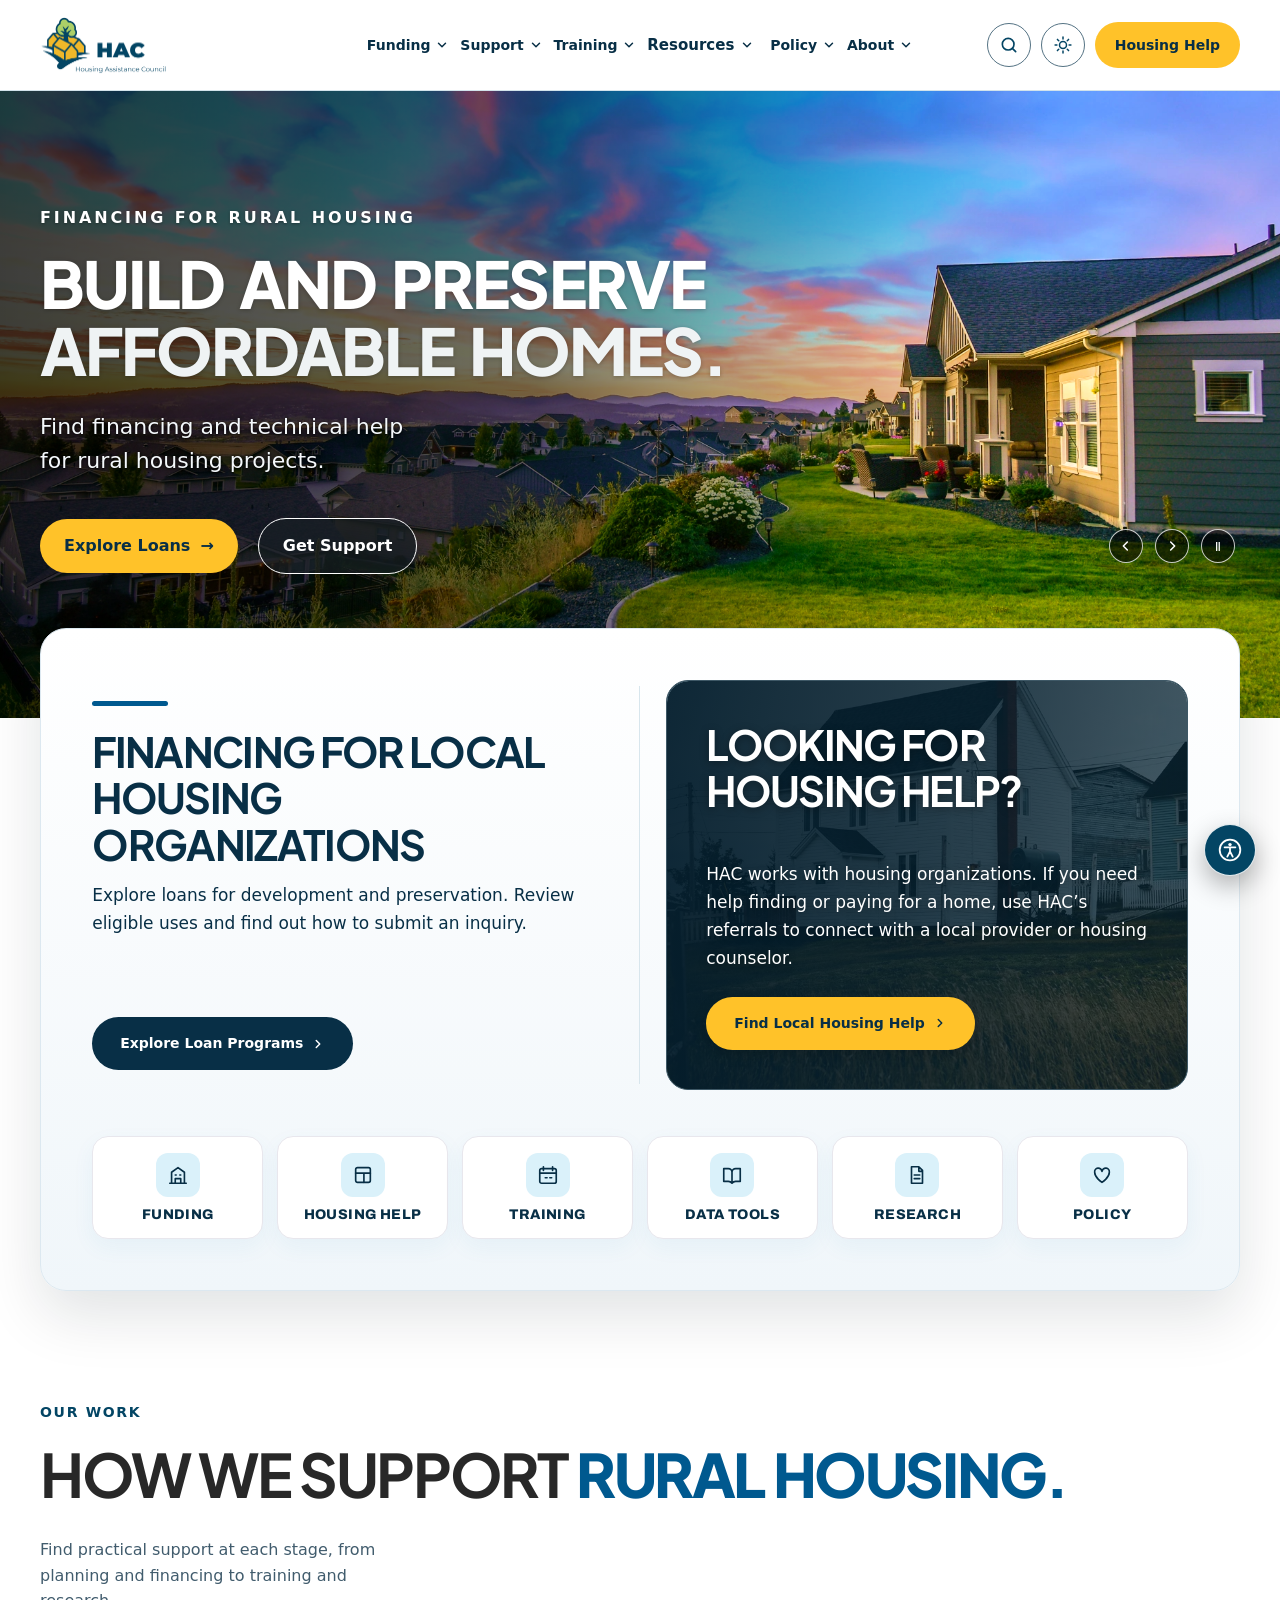
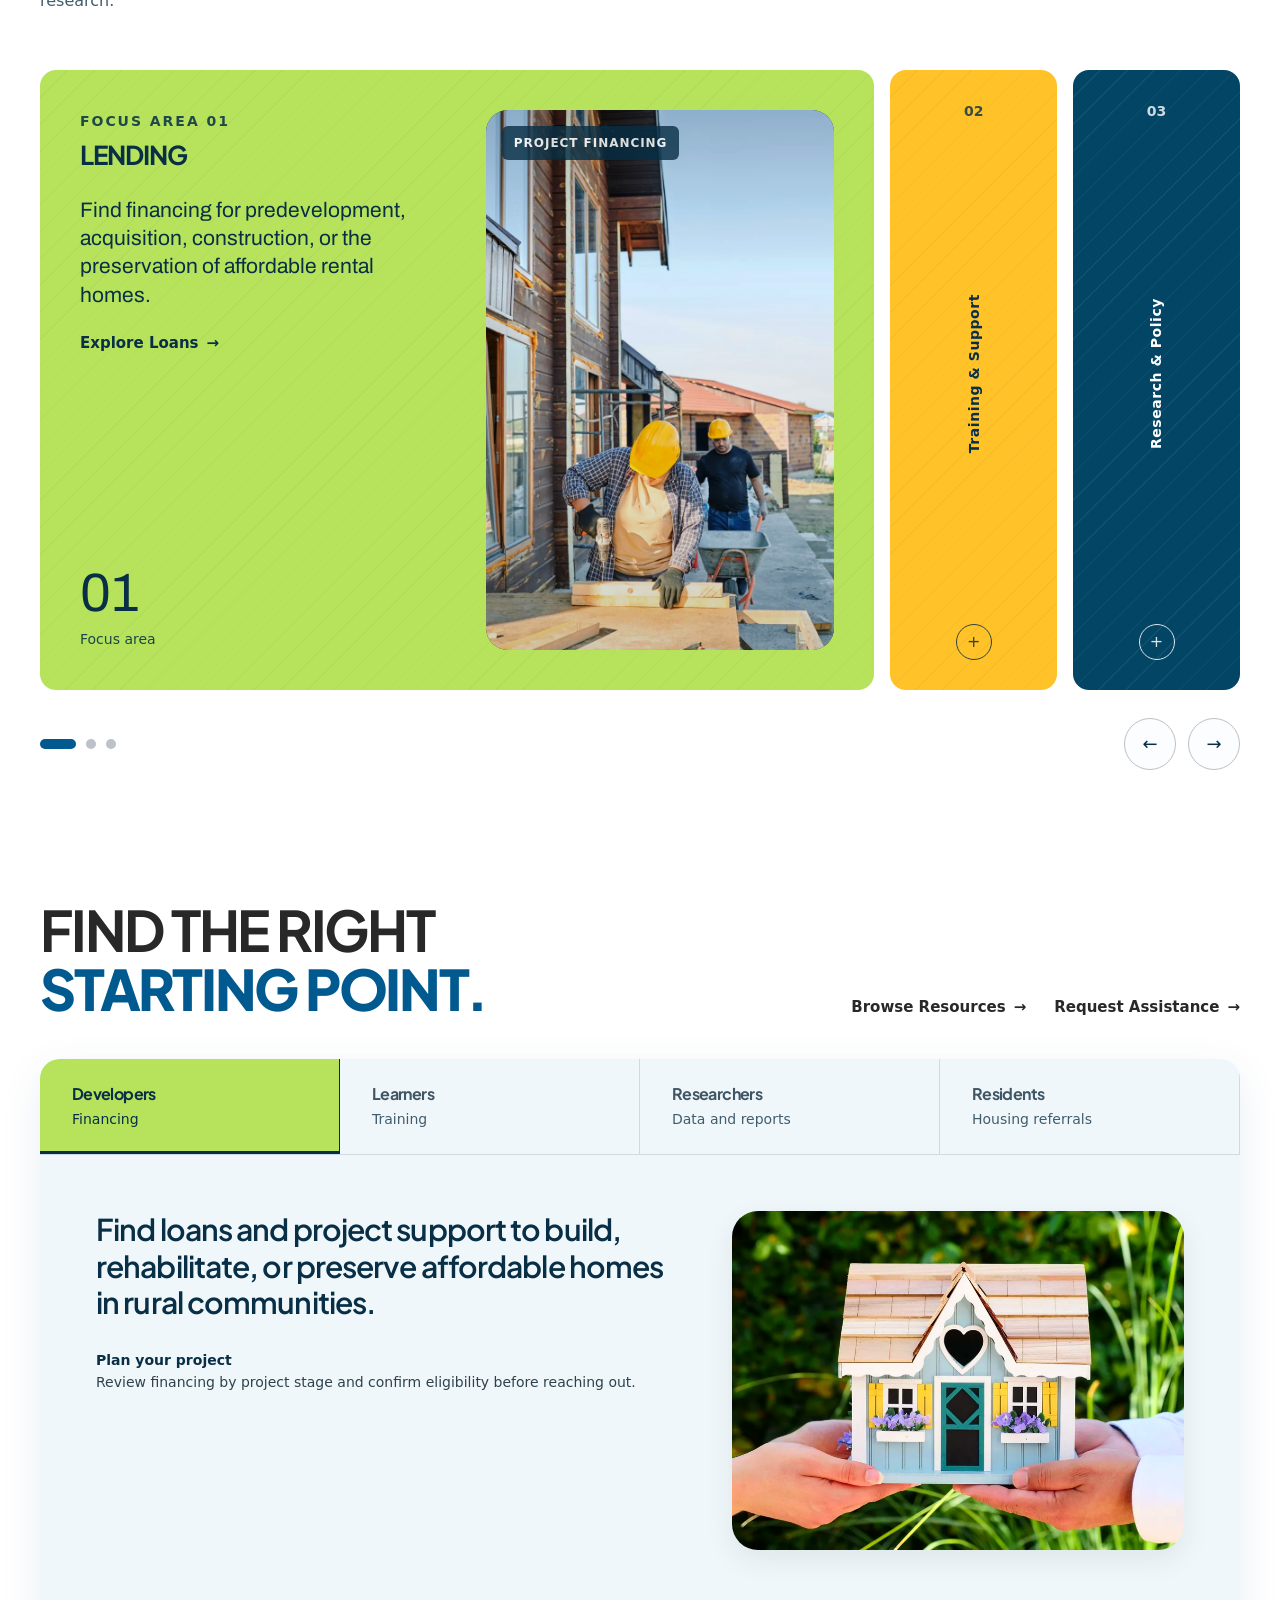
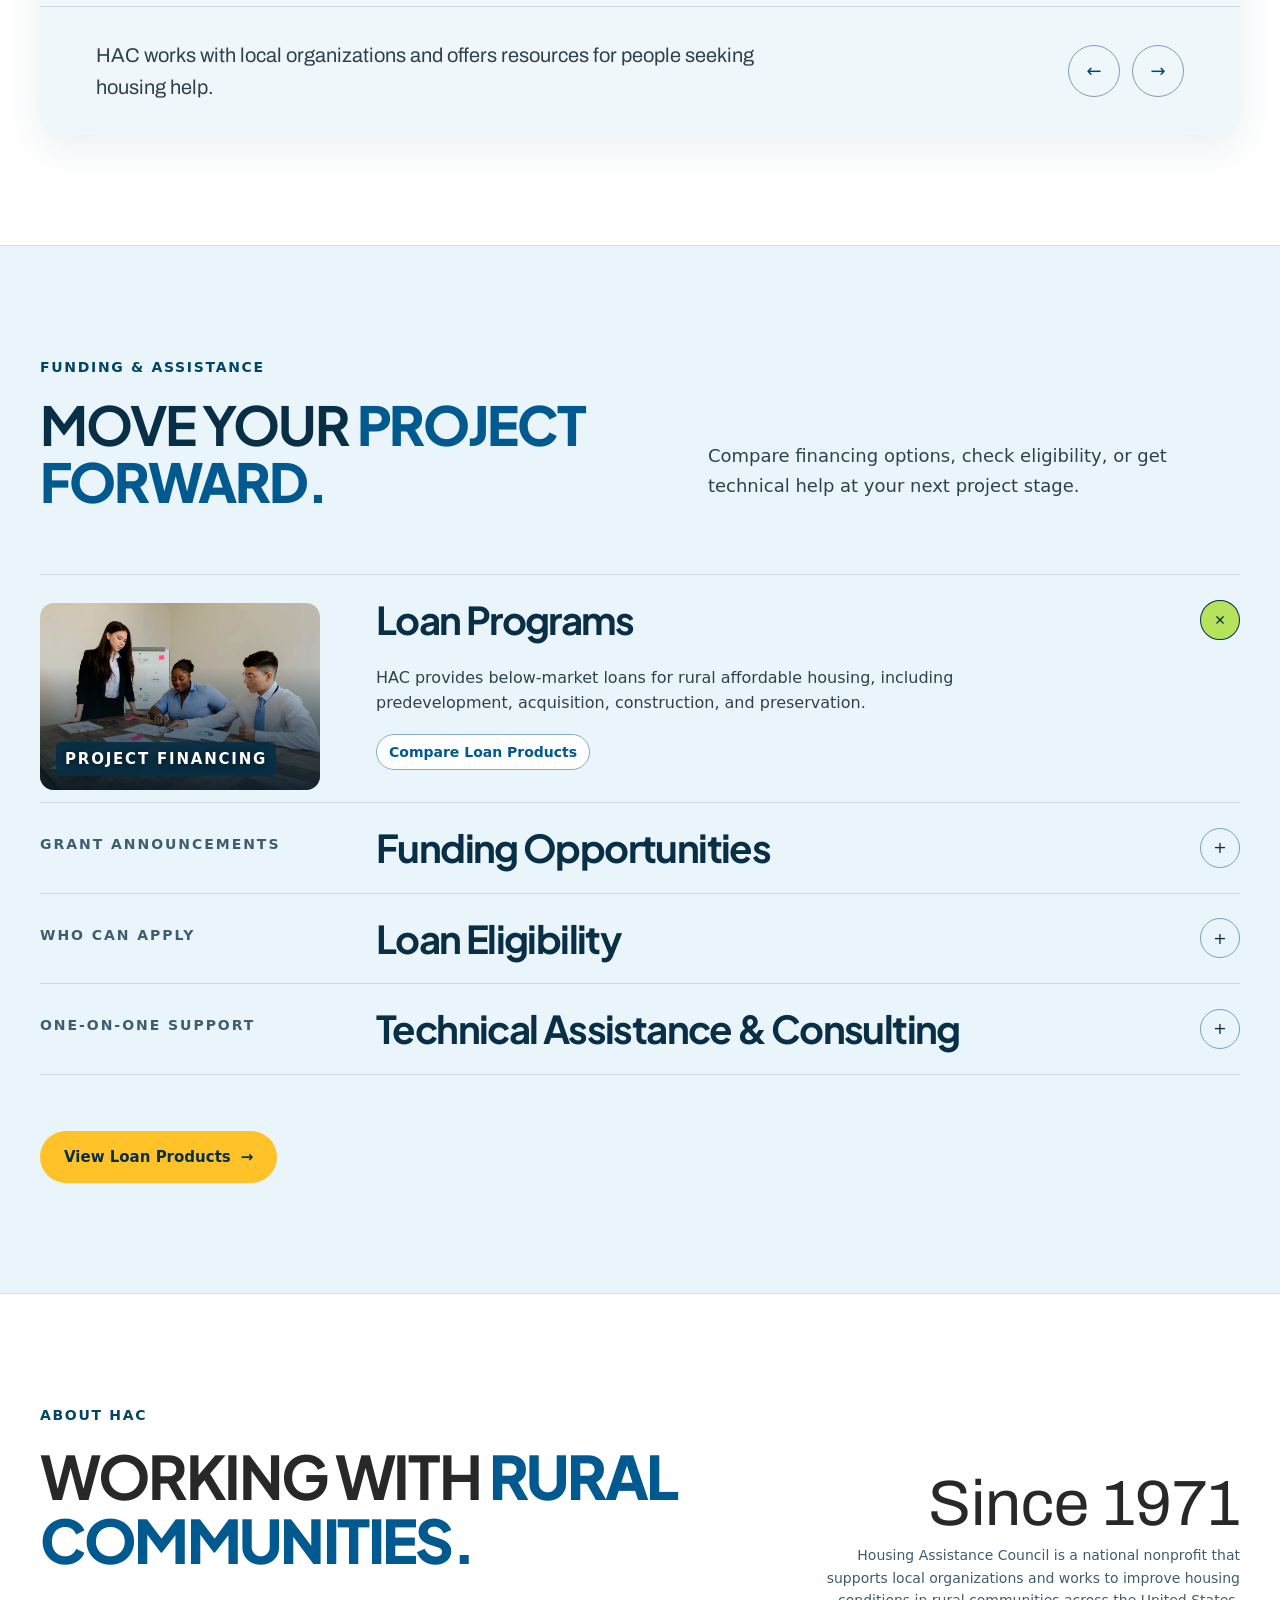
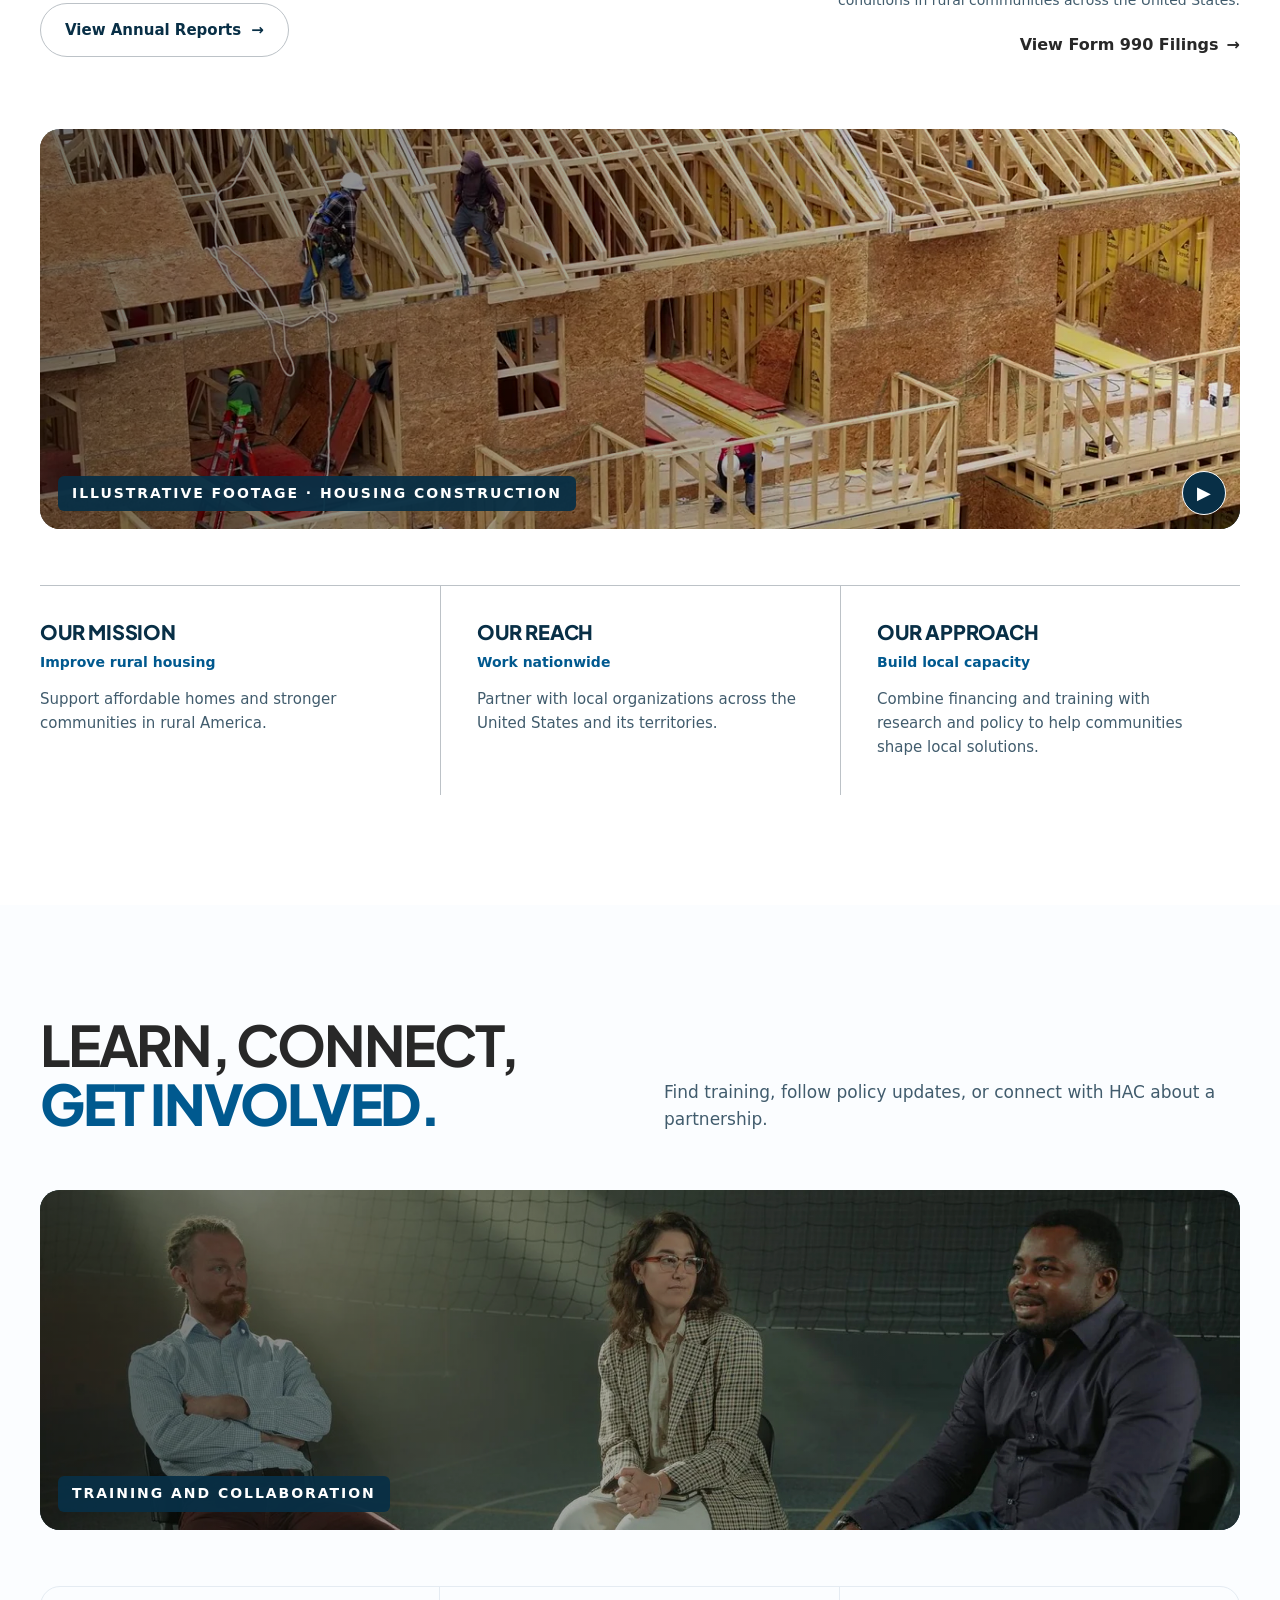
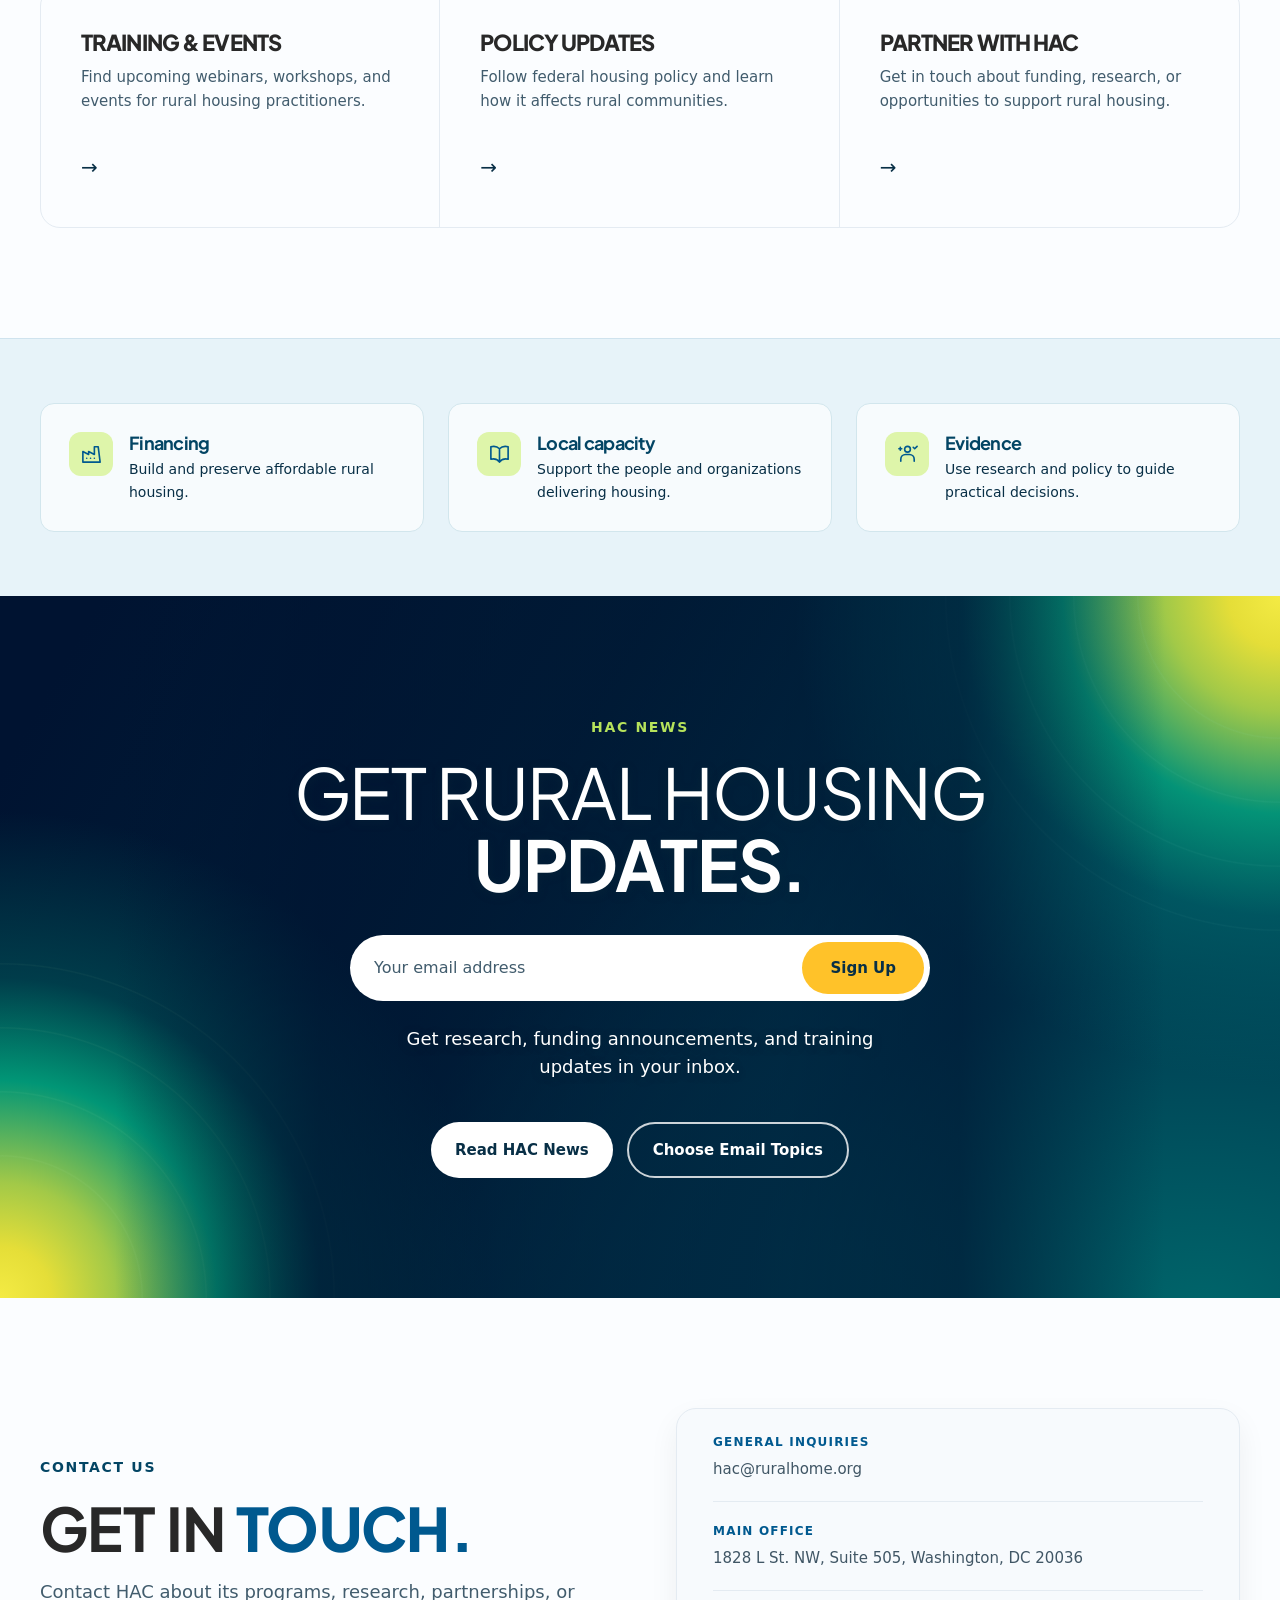
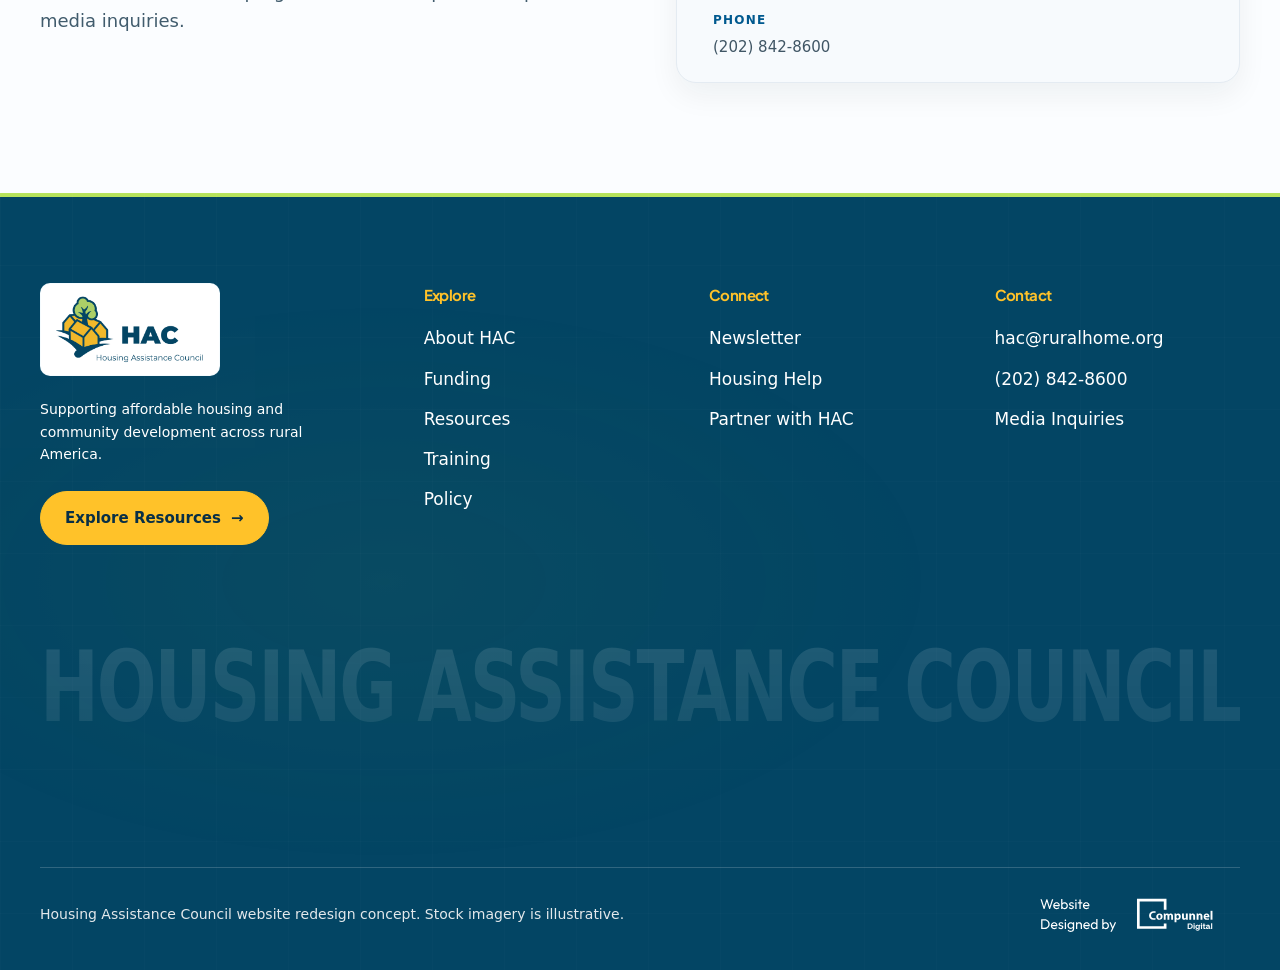
<file: index.html>
<!doctype html>
<html lang="en">
<head>
<meta charset="utf-8">
<meta content="light" name="color-scheme">
<meta content="width=device-width, initial-scale=1, viewport-fit=cover" name="viewport">
<title>Building Homes and Communities | Housing Assistance Council</title>
<meta name="description" content="Housing Assistance Council supports affordable housing across rural America through financing, technical assistance, training, research, and policy."><style>
  :root {
    --surface: #FFFFFF;
    --on-dark: #FFFFFF;
    --dark-surface: #082F46;
    --header-bg: rgba(255,255,255,.92);
    --ink-soft: #3C4950;
    --red: #00598F;
    --red-dark: #004873;
    --red-tint: #ecf0ef;
    --white: #FFFFFF;
    --paper: #FFFFFF;
    --grey-100: #E8E8E6;
    --grey-300: #C9CACE;
    --grey-500: #4E5F68;
    --grey-700: #293237;
    --mid: #004873;
    --light: #A6A9B0;
    --charcoal: #082F46;
    --radius: 16px;
    --max: 1200px;
    --serif: "Archivo", "Arial Black", Arial, sans-serif;
    --sans: "Inter", system-ui, -apple-system, "Segoe UI", Roboto, sans-serif;
    --ease: cubic-bezier(.2,.7,.2,1);
  }
  * { box-sizing: border-box; margin: 0; padding: 0; }
  html { scroll-behavior: smooth; scroll-padding-top: 80px; }
  body { font-family: var(--sans); color: var(--charcoal); background: var(--paper); line-height: 1.6; -webkit-font-smoothing: antialiased; overflow-x: hidden; }
  a { color: inherit; text-decoration: none; }
  button, input, select, textarea { font: inherit; }
  [hidden] { display: none !important; }
  .container { width: min(100% - 48px, var(--max)); margin-inline: auto; }
  section { padding: 110px 0; }
  .display { font-family: var(--serif); font-weight: 400; line-height: 1.05; letter-spacing: -0.02em; }
  .display em { font-style: italic; font-weight: 700; }
  .eyebrow { display: block; font-size: 14px; font-weight: 600; letter-spacing: .12em; text-transform: uppercase; color: var(--grey-500); margin-bottom: 18px; }
  .eyebrow.red { color: var(--red); }
  h3 { font-size: 20px; font-weight: 600; line-height: 1.3; }
  p { color: var(--grey-500); }
  .muted-link { font-weight: 600; display: inline-flex; gap: 8px; align-items: center; transition: color .2s; }
  .muted-link:hover { color: var(--red); }
  .muted-link span { display: inline-block; transition: transform .3s var(--ease); }
  .muted-link:hover span { transform: translate(3px,-3px); }

  
  .reveal { opacity: 0; transform: translateY(28px); transition: opacity .9s var(--ease), transform .9s var(--ease); transition-delay: var(--d, 0s); }
  .reveal.in { opacity: 1; transform: none; }

  
  #scroll-bar { position: fixed; top: 0; left: 0; height: 3px; width: 0; background: var(--red); z-index: 100; }

  
  .btn { display: inline-flex; align-items: center; justify-content: center; gap: 10px; padding: 14px 24px; border-radius: 999px; font-weight: 600; font-size: 15px; border: 0; cursor: pointer; transition: background .25s, color .25s, border-color .25s, transform .25s var(--ease), box-shadow .25s; position: relative; overflow: hidden; }
  .btn .arr { display: inline-block; transition: transform .3s var(--ease); }
  .btn:hover .arr { transform: translateX(4px); }
  .btn:hover { transform: translateY(-2px); box-shadow: 0 10px 24px rgba(20,25,27,.18); }
  .btn:active { transform: scale(.97); }
  .btn-red { background: var(--red); color: var(--on-dark); }
  .btn-red:hover { background: var(--red-dark); }
  .btn-dark { background: var(--dark-surface); color: var(--on-dark); }
  .btn-ghost { background: transparent; color: var(--charcoal); border: 1px solid var(--grey-300); }
  .btn-ghost:hover { border-color: var(--charcoal); }
  .btn-white { background: var(--surface); color: var(--charcoal); }
  .icon-btn { width: 52px; height: 52px; border-radius: 50%; border: 1px solid var(--grey-300); background: var(--surface); display: grid; place-items: center; cursor: pointer; font-size: 18px; color: var(--charcoal); transition: all .25s var(--ease); }
  .icon-btn:hover { border-color: var(--charcoal); transform: scale(1.06); }
  .icon-btn:active { transform: scale(.94); }

  
  .email-form { display: flex; align-items: center; background: var(--surface); border-radius: 999px; padding: 6px 6px 6px 22px; max-width: 520px; border: 1px solid var(--grey-300); transition: box-shadow .3s, border-color .3s; }
  .email-form:focus-within { border-color: var(--red); box-shadow: 0 0 0 4px var(--red-tint); }
  .email-form input { flex: 1; border: 0; outline: none; font-size: 15px; background: transparent; min-width: 0; }
  .email-form .btn { padding: 12px 22px; }
  .email-form.on-dark { background: #1C2226; border-color: #293237; }
  .email-form.on-dark input { color: var(--on-dark); }
  .email-form.on-dark input::placeholder { color: var(--grey-500); }

  
  header { position: sticky; top: 0; z-index: 50; background: var(--header-bg); backdrop-filter: blur(12px); border-bottom: 1px solid transparent; transition: border-color .3s, box-shadow .3s; padding-top: env(safe-area-inset-top, 0px); }
  header.scrolled { border-color: var(--grey-100); box-shadow: 0 8px 24px rgba(20,25,27,.05); }
  .nav { display: grid; grid-template-columns: 1fr auto 1fr; align-items: center; height: 72px; }
  .nav-left, .nav-right { display: flex; align-items: center; gap: 28px; }
  .nav-right { justify-content: flex-end; }
  .nav-left a, .nav-right a.plain { font-size: 14px; font-weight: 500; color: var(--grey-700); position: relative; padding: 4px 0; }
  .nav-left a::after, .nav-right a.plain::after { content: ""; position: absolute; left: 0; bottom: 0; height: 1px; width: 100%; background: var(--red); transform: scaleX(0); transform-origin: right; transition: transform .35s var(--ease); }
  .nav-left a:hover, .nav-right a.plain:hover { color: var(--red); }
  .nav-left a:hover::after, .nav-right a.plain:hover::after { transform: scaleX(1); transform-origin: left; }
  .logo { font-weight: 800; font-size: 22px; letter-spacing: -0.03em; display: inline-flex; align-items: center; gap: 8px; }
  .logo-mark { width: 26px; height: 26px; border-radius: 7px; background: var(--red); color: var(--on-dark); display: grid; place-items: center; font-size: 14px; transition: transform .5s var(--ease); }
  .logo:hover .logo-mark { transform: rotate(-12deg) scale(1.08); }
  .menu-toggle { display: none; background: none; border: 0; font-size: 26px; cursor: pointer; }

  
  .hero { position: relative; background: var(--dark-surface); color: var(--on-dark); padding: 150px 0 180px; overflow: hidden; --mx: 70%; --my: 30%; }
  .hero::before { content: ""; position: absolute; inset: 0; background: radial-gradient(ellipse at 75% 30%, rgba(37,132,184,.55), transparent 60%), linear-gradient(160deg, #00598F, #082F46); }
  .hero::after { content: ""; position: absolute; inset: 0; background: radial-gradient(520px circle at var(--mx) var(--my), rgba(255,255,255,.10), transparent 60%); pointer-events: none; transition: background .2s; }
  .hero .container { position: relative; z-index: 1; }
  .hero h1 { font-size: clamp(40px, 5.2vw, 72px); max-width: 880px; }
  .hero h1 .line { display: block; overflow: hidden; }
  .hero h1 .line > span { display: inline-block; transform: translateY(105%); animation: rise 1s var(--ease) forwards; }
  .hero h1 .line:nth-child(2) > span { animation-delay: .12s; }
  .hero .sub { color: #B8BAC0; font-size: 19px; max-width: 560px; margin: 28px 0 40px; opacity: 0; animation: fade 1s .35s var(--ease) forwards; }
  .hero .email-form { opacity: 0; animation: fade 1s .5s var(--ease) forwards; }
  .hero-side { position: absolute; right: 24px; bottom: 0; max-width: 260px; font-size: 14px; color: #9A9CA3; }
  .hero-motion { position: absolute; inset: 0; pointer-events: none; opacity: .6; overflow: hidden; z-index: 0; }

  
  .stats-wrap { background: var(--surface); border: 1px solid var(--grey-100); border-radius: var(--radius); overflow: hidden; margin-top: -90px; position: relative; z-index: 2; box-shadow: 0 24px 60px rgba(20,25,27,.08); }
  .stat-top { display: grid; grid-template-columns: 1fr 1fr; }
  .stat-top > div { padding: 44px 48px; transition: background .3s; }
  .stat-top > div:hover { background: #FAFAF9; }
  .stat-top > div + div { border-left: 1px solid var(--grey-100); }
  .big-stat { font-family: var(--serif); font-size: 64px; line-height: 1; letter-spacing: -0.02em; font-variant-numeric: tabular-nums; }
  .stat-top p { margin-top: 12px; font-size: 14px; }
  .logo-grid { display: grid; grid-template-columns: repeat(6, 1fr); border-top: 1px solid var(--grey-100); }
  .logo-grid div { padding: 30px 16px; text-align: center; font-weight: 700; color: var(--grey-300); font-size: 17px; border-right: 1px solid var(--grey-100); transition: color .3s, transform .3s var(--ease); cursor: default; }
  .logo-grid div:hover { color: var(--charcoal); transform: translateY(-2px); }
  .logo-grid div:last-child { border-right: 0; }

  
  .products-head { display: flex; justify-content: space-between; align-items: end; gap: 32px; margin-bottom: 56px; flex-wrap: wrap; }
  .products-head h2 { font-size: clamp(38px, 5vw, 60px); }
  .products-nav { display: flex; gap: 12px; }
  .pcards { display: flex; gap: 16px; height: 620px; }
  .pcard { position: relative; flex: 1 1 0; min-width: 0; border-radius: var(--radius); overflow: hidden; cursor: pointer; color: var(--on-dark); background: var(--c); transition: flex-grow .9s var(--ease), background .5s, transform .4s var(--ease); --t: #fff; color: var(--t); outline: none; }
  .pcard.active { flex-grow: 5; cursor: default; }
  .pcard:not(.active):hover { transform: translateY(-6px); }
  .pcard:focus-visible { box-shadow: 0 0 0 3px var(--paper), 0 0 0 5px var(--charcoal); }
  .pcard::before { content: ""; position: absolute; inset: 0; background: repeating-linear-gradient(135deg, rgba(255,255,255,.06) 0 2px, transparent 2px 22px); opacity: var(--pc-pattern-opacity, 1); pointer-events: none; }
  .pc-rail { position: absolute; inset: 0; display: flex; flex-direction: column; justify-content: space-between; align-items: center; padding: 30px 0; transition: opacity .4s var(--ease); }
  .pcard.active .pc-rail { opacity: 0; pointer-events: none; }
  .pc-num { font-size: 14px; font-weight: 600; opacity: .8; }
  .pc-name { writing-mode: vertical-rl; transform: rotate(180deg); font-family: var(--sans); font-weight: 700; font-size: 20px; letter-spacing: -0.01em; white-space: nowrap; }
  .pc-plus { width: 36px; height: 36px; border-radius: 50%; border: 1px solid currentColor; display: grid; place-items: center; font-size: 16px; transition: transform .4s var(--ease), background .3s; opacity: .85; }
  .pcard:not(.active):hover .pc-plus { transform: rotate(90deg); background: rgba(255,255,255,.18); }
  .pc-content { position: absolute; top: 40px; bottom: 40px; left: 40px; right: 40px; min-width: 620px; display: grid; grid-template-columns: 1.05fr 1fr; gap: 40px; opacity: 0; transition: opacity .5s var(--ease) .25s; pointer-events: none; }
  .pcard.active .pc-content { opacity: 1; pointer-events: auto; }
  .pc-text { display: flex; flex-direction: column; min-height: 0; }
  .pc-brand { font-size: 14px; letter-spacing: .14em; text-transform: uppercase; font-weight: 700; opacity: .85; }
  .pc-title { font-family: var(--sans); font-size: 26px; font-weight: 700; letter-spacing: -0.01em; margin-top: 8px; }
  .pc-quote { font-family: var(--serif); font-size: 21px; line-height: 1.35; margin-top: 26px; }
  .pc-person { margin-top: 22px; font-size: 14px; opacity: .9; }
  .pc-person strong { display: block; font-size: 15px; }
  .pc-more { margin-top: 22px; font-weight: 600; font-size: 15px; display: inline-flex; gap: 8px; align-items: center; align-self: flex-start; padding-bottom: 3px; background: linear-gradient(currentColor, currentColor) no-repeat 0 100% / 0 1px; transition: background-size .4s var(--ease), gap .3s; }
  .pc-more:hover { background-size: 100% 1px; gap: 12px; }
  .pc-metric { margin-top: auto; }
  .pc-metric .num { font-family: var(--serif); font-size: 54px; line-height: 1; }
  .pc-metric .lbl { font-size: 14px; opacity: .88; margin-top: 8px; max-width: 260px; }
  .pc-media { position: relative; border-radius: 12px; overflow: hidden; background: var(--mid); min-height: 0; }
  .pc-media .motion-dots { background-image: radial-gradient(circle, rgba(255,255,255,.28) 1.5px, transparent 2px); }
  .pc-media .motion-beam { background: linear-gradient(90deg, transparent, rgba(255,255,255,.35), transparent); }
  .pc-media .cap { position: absolute; left: 16px; bottom: 14px; z-index: 2; font-size: 14px; letter-spacing: .08em; text-transform: uppercase; font-weight: 600; opacity: .85; }
  .pc-media .shape { position: absolute; inset: 22% 18%; border-radius: 22px; border: 1px solid rgba(255,255,255,.35); animation: spin 14s linear infinite; }
  .pc-media .shape.b { inset: 34% 30%; animation-duration: 9s; animation-direction: reverse; border-style: dashed; }
  .pcards-foot { display: flex; justify-content: space-between; align-items: center; margin-top: 28px; gap: 20px; flex-wrap: wrap; }
  .pc-dots { display: flex; gap: 10px; }
  .pc-dots button { width: 10px; height: 10px; border-radius: 999px; border: 0; background: var(--grey-300); cursor: pointer; transition: width .4s var(--ease), background .3s; padding: 0; }
  .pc-dots button.on { width: 36px; background: var(--red); }
  .pc-dots button:hover:not(.on) { background: var(--grey-500); }
  .pc-arrows { display: flex; gap: 12px; }

  
  .customers-head { display: flex; justify-content: space-between; align-items: end; margin-bottom: 40px; flex-wrap: wrap; gap: 24px; }
  .customers-head h2 { font-size: clamp(38px, 5vw, 56px); max-width: 560px; }
  .customers-box { background: var(--dark-surface); color: var(--on-dark); border-radius: 20px; overflow: hidden; }
  .cust-tabs { display: grid; grid-template-columns: repeat(4, 1fr); border-bottom: 1px solid #252D32; position: relative; }
  .cust-tab { padding: 22px 32px; background: none; border: 0; color: #8B8E96; text-align: left; cursor: pointer; border-right: 1px solid #252D32; transition: color .3s, background .3s; }
  .cust-tab:last-child { border-right: 0; }
  .cust-tab:hover { color: var(--on-dark); }
  .cust-tab strong { display: block; color: inherit; font-size: 16px; }
  .cust-tab span { font-size: 14px; }
  .cust-tab.active { color: var(--on-dark); background: #1B2124; }
  .cust-bar { position: absolute; bottom: 0; height: 3px; background: var(--red); transition: left .5s var(--ease), width .5s var(--ease); }
  .cust-body { padding: 56px; display: grid; grid-template-columns: 1.3fr 1fr; gap: 48px; animation: fadeUp .6s var(--ease); }
  .cust-body blockquote { font-family: var(--serif); font-size: 30px; line-height: 1.3; }
  .cust-body .by { margin-top: 28px; font-size: 14px; color: #B8BAC0; }
  .cust-body .by strong { color: var(--on-dark); display: block; }
  .cust-body .readmore { margin-top: 28px; display: inline-flex; color: var(--on-dark); font-weight: 600; gap: 8px; background: linear-gradient(var(--on-dark), var(--on-dark)) no-repeat 0 100% / 0 1px; padding-bottom: 3px; transition: background-size .4s var(--ease); }
  .cust-body .readmore:hover { background-size: 100% 1px; }
  .cust-kpis { display: grid; gap: 28px; align-content: center; }
  .kpi { border-left: 2px solid var(--red); padding-left: 20px; transition: transform .35s var(--ease), border-color .3s; }
  .kpi:hover { transform: translateX(6px); border-color: #FFC229; }
  .kpi .v { font-family: var(--serif); font-size: 44px; line-height: 1; }
  .kpi .l { font-size: 14px; color: #A3A6AD; margin-top: 6px; }
  .cust-quotes { border-top: 1px solid #252D32; padding: 32px 56px; display: flex; justify-content: space-between; align-items: center; gap: 24px; }
  .cust-quotes p { color: #D7D8DC; font-family: var(--serif); font-size: 20px; max-width: 680px; }
  .cust-quotes .icon-btn { background: transparent; color: var(--on-dark); border-color: #364147; }
  .cust-quotes .icon-btn:hover { border-color: var(--on-dark); }

  
  .dark-section { background: var(--dark-surface); color: var(--on-dark); }
  .dark-section p { color: #9A9CA3; }
  .dark-head { max-width: 720px; margin-bottom: 64px; }
  .dark-head h2 { font-size: clamp(40px, 5vw, 60px); }
  .acc { border-top: 1px solid #252D32; }
  .acc-row { border-bottom: 1px solid #252D32; }
  .acc-btn { width: 100%; display: grid; grid-template-columns: 180px 1fr 44px; align-items: center; gap: 24px; padding: 28px 0; background: none; border: 0; color: var(--on-dark); cursor: pointer; text-align: left; }
  .acc-btn .kicker { font-size: 14px; color: #8B8E96; transition: color .3s; }
  .acc-btn .title { font-family: var(--serif); font-size: clamp(26px, 3vw, 38px); transition: color .3s, transform .4s var(--ease); }
  .acc-btn:hover .title { color: #FFC229; transform: translateX(8px); }
  .acc-btn:hover .kicker { color: var(--on-dark); }
  .acc-btn .plus { width: 40px; height: 40px; border-radius: 50%; border: 1px solid #364147; display: grid; place-items: center; transition: transform .4s var(--ease), background .3s, border-color .3s; justify-self: end; }
  .acc-row.open .plus { transform: rotate(45deg); background: var(--red); border-color: var(--red); }
  .acc-panel { display: grid; grid-template-columns: 180px 1fr; gap: 24px; padding: 0 0 32px; animation: fadeUp .5s var(--ease); }
  .acc-panel p { max-width: 640px; }
  .acc-panel ul { list-style: none; display: flex; flex-wrap: wrap; gap: 10px; margin-top: 18px; }
  .acc-panel li { font-size: 14px; padding: 6px 12px; border: 1px solid #293237; border-radius: 999px; color: #C9CACE; transition: border-color .3s, color .3s, transform .3s var(--ease); }
  .acc-panel li:hover { border-color: var(--red); color: var(--on-dark); transform: translateY(-2px); }

  
  @keyframes drift { to { background-position: 28px 28px; } }
  @keyframes beam { from { transform: translateX(-120%); } to { transform: translateX(320%); } }
  @keyframes bar { 0%, 100% { transform: scaleY(.22); } 50% { transform: scaleY(1); } }
  @keyframes sweep { 0% { background-position: 0% 50%; } 50% { background-position: 100% 50%; } 100% { background-position: 0% 50%; } }
  @keyframes spin { to { transform: rotate(360deg); } }
  @keyframes rise { to { transform: translateY(0); } }
  @keyframes fade { to { opacity: 1; } }
  @keyframes fadeUp { from { opacity: 0; transform: translateY(14px); } to { opacity: 1; transform: none; } }
  @keyframes blink { 0%, 80%, 100% { opacity: .2; } 40% { opacity: 1; } }
  .motion-dots { position: absolute; inset: -28px; background-image: radial-gradient(circle, rgba(255,255,255,.22) 1.5px, transparent 2px); background-size: 28px 28px; animation: drift 8s linear infinite; }
  .motion-beam { position: absolute; top: 0; bottom: 0; left: 0; width: 35%; background: linear-gradient(90deg, transparent, rgba(37,132,184,.6), transparent); animation: beam 6s ease-in-out infinite; }
  .loop { position: relative; height: 280px; border-radius: 20px; overflow: hidden; background: var(--dark-surface); isolation: isolate; }
  .loop .bars { position: absolute; left: 8%; right: 8%; bottom: 0; height: 58%; display: flex; align-items: flex-end; gap: 10px; z-index: 1; }
  .loop .bars i { flex: 1; height: 100%; background: var(--red); border-radius: 6px 6px 0 0; transform-origin: bottom; animation: bar 2.4s ease-in-out infinite; }
  .loop .bars i:nth-child(odd) { background: #4A5A62; }
  .loop-label { position: absolute; left: 32px; top: 28px; z-index: 2; color: var(--on-dark); font-size: 14px; letter-spacing: .14em; text-transform: uppercase; font-weight: 600; }

  
  .mission-top { display: grid; grid-template-columns: 1.6fr 1fr; gap: 48px; align-items: end; margin-bottom: 72px; }
  .mission-top h2 { font-size: clamp(38px, 5vw, 60px); }
  
  .mission-year { text-align: right; }
  .mission-year .yr { font-family: var(--serif); font-size: 64px; line-height: 1; }
  .mission-year p { font-size: 14px; margin-top: 8px; }
  .mission-cols { display: grid; grid-template-columns: repeat(3, 1fr); border-top: 1px solid var(--grey-300); }
  .mission-col { padding: 36px 36px 36px 0; transition: transform .4s var(--ease); }
  .mission-col:hover { transform: translateY(-4px); }
  .mission-col + .mission-col { padding-left: 36px; border-left: 1px solid var(--grey-300); }
  .mission-col .sub { font-size: 14px; color: var(--red); font-weight: 600; margin: 8px 0 14px; }
  .mission-col p { font-size: 15px; }

  
  .industries { background: var(--surface); }
  .ind-head { display: grid; grid-template-columns: 1fr 1fr; gap: 48px; align-items: end; margin-bottom: 56px; }
  .ind-head h2 { font-size: clamp(38px, 5vw, 56px); }
  .ind-grid { display: grid; grid-template-columns: repeat(3, 1fr); border: 1px solid var(--grey-100); border-radius: 20px; overflow: hidden; }
  .ind-card { padding: 44px 40px; min-height: 240px; display: flex; flex-direction: column; border-right: 1px solid var(--grey-100); border-bottom: 1px solid var(--grey-100); transition: background .35s, color .35s; cursor: pointer; position: relative; }
  .ind-card:nth-child(3n) { border-right: 0; }
  .ind-card:nth-last-child(-n+3) { border-bottom: 0; }
  .ind-card::before { content: ""; position: absolute; left: 0; top: 0; height: 3px; width: 100%; background: var(--red); transform: scaleX(0); transform-origin: left; transition: transform .5s var(--ease); }
  .ind-card:hover { background: var(--red-tint); }
  .ind-card:hover::before { transform: scaleX(1); }
  .ind-card h3 { font-size: 22px; margin-bottom: 12px; }
  .ind-card p { font-size: 15px; }
  .ind-card .go { margin-top: auto; padding-top: 28px; font-size: 20px; color: var(--charcoal); transition: transform .4s var(--ease), color .3s; display: inline-block; }
  .ind-card:hover .go { transform: translateX(8px); color: var(--red); }

  
  .strip { background: var(--paper); padding: 72px 0; border-top: 1px solid var(--grey-100); }
  .strip-grid { display: grid; grid-template-columns: repeat(3, 1fr); gap: 32px; }
  .strip-item { display: flex; gap: 16px; align-items: flex-start; transition: transform .35s var(--ease); }
  .strip-item:hover { transform: translateY(-3px); }
  .strip-item .ic { flex: 0 0 44px; height: 44px; border-radius: 12px; background: var(--surface); border: 1px solid var(--grey-100); display: grid; place-items: center; color: var(--red); font-weight: 700; transition: background .3s, color .3s, transform .4s var(--ease); }
  .strip-item:hover .ic { background: var(--red); color: var(--on-dark); transform: rotate(-8deg); }
  .strip-item strong { display: block; font-size: 15px; }
  .strip-item span { font-size: 14px; color: var(--grey-500); }

  
  .calc { background: var(--surface); }
  .calc-box { display: grid; grid-template-columns: 1fr 1fr; gap: 64px; align-items: center; }
  .calc-box h2 { font-size: clamp(36px, 4.5vw, 52px); margin-bottom: 18px; }
  .calc-box label { display: flex; justify-content: space-between; font-size: 14px; font-weight: 600; color: var(--charcoal); margin: 26px 0 10px; }
  .calc-box label span { color: var(--red); font-variant-numeric: tabular-nums; }
  .calc-box input[type=range] { width: 100%; accent-color: var(--red); cursor: pointer; }
  .calc-result { background: var(--dark-surface); color: var(--on-dark); border-radius: 20px; padding: 48px; transition: transform .4s var(--ease), box-shadow .4s; }
  .calc-result:hover { transform: translateY(-4px); box-shadow: 0 24px 50px rgba(20,25,27,.2); }
  .calc-result .label { font-size: 14px; color: #9A9CA3; letter-spacing: .08em; text-transform: uppercase; }
  .calc-result .amt { font-family: var(--serif); font-size: 72px; line-height: 1; margin: 14px 0 8px; font-variant-numeric: tabular-nums; }
  .calc-result .amt span { color: #FFC229; }
  .calc-result p { color: #9A9CA3; font-size: 14px; margin-bottom: 28px; }

  
  .cta { background: var(--red); color: var(--on-dark); text-align: center; padding: 120px 0; }
  .cta h2 { font-family: var(--serif); font-size: clamp(44px, 6vw, 80px); font-weight: 400; line-height: 1.02; letter-spacing: -0.02em; }
  .cta h2 em { font-weight: 700; }
  .cta p { color: #ecf0ef; margin: 24px auto 40px; max-width: 540px; font-size: 18px; }
  .cta .email-form { margin: 0 auto; background: var(--surface); border-color: transparent; }
  .cta .email-form .btn { background: var(--dark-surface); }
  .cta .email-form .btn:hover { background: #000; }

  
  footer { background: var(--grey-100); padding: 90px 0 36px; color: var(--grey-700); }
  .footer-grid { display: grid; grid-template-columns: 1.6fr repeat(4, 1fr); gap: 40px; }
  footer .logo { color: var(--charcoal); margin-bottom: 20px; }
  footer .about { font-size: 14px; color: var(--grey-500); max-width: 300px; }
  footer h4 { font-size: 14px; color: var(--charcoal); font-weight: 700; margin-bottom: 18px; }
  footer ul { list-style: none; display: grid; gap: 11px; }
  footer ul a { font-size: 14px; color: var(--grey-700); background: linear-gradient(var(--red), var(--red)) no-repeat 0 100% / 0 1px; padding-bottom: 2px; transition: background-size .35s var(--ease), color .3s; display: inline-block; justify-self: start; }
  footer ul a:hover { color: var(--red); background-size: 100% 1px; }
  .footer-bottom { margin-top: 72px; padding-top: 26px; border-top: 1px solid var(--grey-300); display: flex; justify-content: space-between; flex-wrap: wrap; gap: 16px; font-size: 14px; color: var(--grey-500); }
  .footer-bottom a { margin-left: 18px; transition: color .3s; }
  .footer-bottom a:hover { color: var(--red); }
  .media-credit { font-size: 14px; margin-top: 8px; max-width: 620px; }

  
  .assist { position: fixed; right: 24px; bottom: 24px; z-index: 60; background: var(--dark-surface); color: var(--on-dark); border: 0; border-radius: 999px; padding: 14px 22px 14px 16px; display: inline-flex; gap: 10px; align-items: center; font-weight: 600; font-size: 14px; cursor: pointer; box-shadow: 0 12px 30px rgba(0,0,0,.25); transition: transform .3s var(--ease); }
  .assist:hover { transform: translateY(-3px); }
  .assist .dot { width: 22px; height: 22px; border-radius: 50%; background: var(--red); display: grid; place-items: center; font-size: 14px; animation: pulse 2.4s ease infinite; }
  @keyframes pulse { 0% { box-shadow: 0 0 0 0 rgba(37,132,184,.6); } 70% { box-shadow: 0 0 0 10px rgba(37,132,184,0); } 100% { box-shadow: 0 0 0 0 rgba(37,132,184,0); } }
  .assist-panel { position: fixed; right: 24px; bottom: 90px; z-index: 60; width: 300px; background: var(--surface); border-radius: 18px; padding: 20px; box-shadow: 0 24px 50px rgba(20,25,27,.18); opacity: 0; transform: translateY(12px) scale(.96); transform-origin: bottom right; pointer-events: none; transition: opacity .3s, transform .4s var(--ease); }
  .assist-panel.open { opacity: 1; transform: none; pointer-events: auto; }
  .assist-panel .msg { font-size: 14px; color: var(--grey-700); background: var(--paper); border-radius: 12px; padding: 12px 14px; min-height: 44px; }
  .assist-panel .typing span { display: inline-block; width: 6px; height: 6px; margin-right: 4px; border-radius: 50%; background: var(--grey-500); animation: blink 1.2s infinite; }
  .assist-panel .typing span:nth-child(2) { animation-delay: .2s; }
  .assist-panel .typing span:nth-child(3) { animation-delay: .4s; }
  .assist-panel .quick { display: flex; flex-wrap: wrap; gap: 8px; margin-top: 14px; }
  .assist-panel .quick button { border: 1px solid var(--grey-300); background: var(--surface); border-radius: 999px; padding: 6px 12px; font-size: 14px; cursor: pointer; transition: all .25s; }
  .assist-panel .quick button:hover { border-color: var(--red); color: var(--red); transform: translateY(-1px); }

  
  @media (max-width: 1080px) {
    .logo-grid { grid-template-columns: repeat(3, 1fr); }
    .logo-grid div:nth-child(3n) { border-right: 0; }
    .logo-grid div:nth-child(-n+3) { border-bottom: 1px solid var(--grey-100); }
    .footer-grid { grid-template-columns: 1fr 1fr 1fr; }
    .footer-grid > div:first-child { grid-column: 1 / -1; }
    .pc-content { min-width: 560px; }
  }
  @media (max-width: 900px) {
    section { padding: 80px 0; }
    .nav { grid-template-columns: auto 1fr; }
    .nav-left { display: none; }
    .nav-right a.plain { display: none; }
    .menu-toggle { display: block; justify-self: end; }
    .nav-left.open { display: flex; flex-direction: column; position: absolute; top: 72px; left: 0; right: 0; background: var(--paper); padding: 24px; gap: 18px; }
    .stat-top, .cust-body, .calc-box, .mission-top, .ind-head, .mission-cols, .strip-grid { grid-template-columns: 1fr; }
    .mission-year { text-align: left; }
    .mission-col, .mission-col + .mission-col { padding: 28px 0; border-left: 0; }
    .mission-col + .mission-col { border-top: 1px solid var(--grey-300); }
    .ind-grid { grid-template-columns: 1fr 1fr; }
    .ind-card:nth-child(3n) { border-right: 1px solid var(--grey-100); }
    .ind-card:nth-child(2n) { border-right: 0; }
    .ind-card:nth-last-child(-n+3) { border-bottom: 1px solid var(--grey-100); }
    .ind-card:nth-last-child(-n+2) { border-bottom: 0; }
    .cust-tabs { grid-template-columns: 1fr; }
    .cust-tab { border-right: 0; border-bottom: 1px solid #252D32; }
    .cust-bar { display: none; }
    .cust-quotes { flex-direction: column; align-items: flex-start; padding: 28px; }
    .acc-btn { grid-template-columns: 1fr 40px; }
    .acc-btn .kicker { display: none; }
    .acc-panel { grid-template-columns: 1fr; }
    .hero-side { position: static; margin-top: 40px; }
    
    .pcards { flex-direction: column; height: auto; }
    .pcard { flex: none; height: 84px; transition: height .7s var(--ease), background .5s; }
    .pcard.active { height: 640px; }
    .pcard:not(.active):hover { transform: none; }
    .pc-rail { flex-direction: row; padding: 0 26px; }
    .pc-name { writing-mode: horizontal-tb; transform: none; font-size: 18px; }
    .pc-content { position: absolute; inset: 28px; min-width: 0; grid-template-columns: 1fr; grid-template-rows: auto 1fr; gap: 24px; }
    .pc-media { min-height: 200px; }
  }
  @media (max-width: 640px) {
    .container { width: min(100% - 32px, var(--max)); }
    .logo-grid { grid-template-columns: 1fr 1fr; }
    .logo-grid div { border-right: 0 !important; }
    .logo-grid div:nth-child(odd) { border-right: 1px solid var(--grey-100) !important; }
    .logo-grid div:nth-child(-n+4) { border-bottom: 1px solid var(--grey-100); }
    .stat-top > div { padding: 28px; }
    .stat-top > div + div { border-left: 0; border-top: 1px solid var(--grey-100); }
    .stats-wrap { margin-top: -60px; }
    .ind-grid { grid-template-columns: 1fr; }
    .ind-card { border-right: 0 !important; border-bottom: 1px solid var(--grey-100) !important; }
    .ind-card:last-child { border-bottom: 0 !important; }
    .cust-body { padding: 32px 28px; }
    .calc-result { padding: 32px; }
    .footer-grid { grid-template-columns: 1fr 1fr; }
    .email-form { padding-left: 16px; }
    .email-form .btn { padding: 12px 16px; font-size: 14px; }
    .hero { padding: 110px 0 140px; }
    .assist-panel { right: 16px; width: calc(100% - 32px); }
  }
  @media (prefers-reduced-motion: reduce) {
    *, *::before, *::after { animation: none !important; transition: none !important; }
    .reveal { opacity: 1; transform: none; }
    html { scroll-behavior: auto; }
  }

  
  .hero .hero-video { position: absolute; inset: 0; width: 100%; height: 100%; object-fit: cover; z-index: 0; pointer-events: none; }
  .hero::before { z-index: 0; }
  .hero::after { z-index: 1; background: linear-gradient(90deg, rgba(0,0,0,.9) 0%, rgba(0,0,0,.45) 50%, rgba(0,0,0,0) 100%); }
  .hero .container { z-index: 2; }
  .hero-motion { display: none; }
  @media (max-width: 640px) { .hero::after { background: linear-gradient(180deg, rgba(0,0,0,.75), rgba(0,0,0,.9)); } }.theme-btn, .a11y-btn { width: 44px; height: 44px; border-radius: 50%; border: 1px solid var(--grey-300); background: var(--surface); color: var(--charcoal); display: inline-grid; place-items: center; cursor: pointer; transition: border-color .25s, transform .25s var(--ease), background .25s; padding: 0; }
  .theme-btn:hover, .a11y-btn:hover { border-color: var(--red); transform: scale(1.05); }
  .theme-btn:active, .a11y-btn:active { transform: scale(.95); }
  .theme-btn .i-sun { display: none; }.nav-right { display: flex; align-items: center; justify-content: flex-end; gap: 12px; }
  .nav-left { justify-self: center; }

  
  .a11y-wrap { position: relative; }
  .a11y-btn { color: var(--charcoal); }
  .a11y-panel { position: absolute; right: 0; bottom: 56px; width: 260px; background: var(--surface); color: var(--charcoal); border: 1px solid var(--grey-300); border-radius: 14px; padding: 18px 20px; box-shadow: 0 20px 50px rgba(20,25,27,.18); z-index: 70; animation: fadeUp .35s var(--ease); }
  .a11y-panel[hidden] { display: none !important; }
  .a11y-title { font-size: 14px; font-weight: 700; letter-spacing: .08em; text-transform: uppercase; color: var(--charcoal); margin-bottom: 10px; }
  .a11y-row { display: flex; align-items: center; gap: 10px; padding: 9px 0; font-size: 15px; color: var(--charcoal); cursor: pointer; }
  .a11y-row input { width: 18px; height: 18px; accent-color: var(--red); margin: 0; }

  
  html.a11y-text body { zoom: 1.12; }
  html.a11y-contrast { --grey-300: #4D5D66; --grey-500: #2C363B; --grey-700: #0D1011; --ink-soft: #14191B; }html.a11y-contrast a { text-decoration: underline; text-underline-offset: 3px; }
  html.a11y-motion *, html.a11y-motion *::before, html.a11y-motion *::after { animation: none !important; transition: none !important; }
  html.a11y-motion .reveal { opacity: 1; transform: none; }

  
  @media (max-width: 900px) {
    .nav { grid-template-columns: 1fr auto; }
    .nav-right { justify-self: end; }
  }

  
  .stat-top.cards { padding: 28px; gap: 24px; display: grid; grid-template-columns: 1fr 1fr; }
  .stat-top.cards > .feature-card { border: 1px solid var(--grey-100); border-radius: var(--radius); padding: 44px 44px 40px; background: var(--surface); display: flex; flex-direction: column; transition: transform .35s var(--ease), box-shadow .35s, border-color .35s; }
  .stat-top.cards > .feature-card:hover { transform: translateY(-5px); box-shadow: 0 20px 40px rgba(20,25,27,.09); border-color: var(--red-tint); }
  .fc-title { font-family: var(--serif); font-weight: 700; font-size: clamp(36px, 4.4vw, 56px); line-height: 1.08; letter-spacing: -0.02em; color: var(--charcoal); }
  .fc-text { font-size: 15px; line-height: 1.6; color: var(--ink-soft); margin: 18px 0 0; max-width: 380px; }
  .fc-btn { margin-top: auto; align-self: flex-start; margin-top: 30px; display: inline-flex; align-items: center; justify-content: center; padding: 13px 26px; background: var(--red); color: var(--on-dark); font-size: 14px; font-weight: 600; text-decoration: none; border-radius: 999px; transition: background .25s, transform .25s var(--ease), box-shadow .25s; }
  .fc-btn:hover { background: var(--red-dark); transform: translateY(-2px); box-shadow: 0 10px 22px rgba(37,132,184,.25); }
  @media (max-width: 900px) { .stat-top.cards { grid-template-columns: 1fr; } }

  
  .pc-media.has-gif { background: #000; }
  .pc-media.has-gif .motion-dots, .pc-media.has-gif .motion-beam, .pc-media.has-gif .shape { display: none; }
  .pc-media .pc-gif { position: absolute; inset: 0; width: 100%; height: 100%; object-fit: cover; object-position: 50% 30%; z-index: 0; }
  .pc-media.has-gif .cap { z-index: 2; background: rgba(0,0,0,.45); padding: 4px 10px; border-radius: 999px; color: #fff; }

  
  .a11y-fab { position: fixed; right: 24px; bottom: 90px; z-index: 60; width: 48px; height: 48px; border-radius: 50%; border: 0; background: var(--dark-surface); color: #FFFFFF; display: grid; place-items: center; cursor: pointer; box-shadow: 0 10px 26px rgba(0,0,0,.25); transition: transform .3s var(--ease), background .25s; }
  .a11y-fab:hover { transform: translateY(-2px); background: var(--red); }
  .a11y-fab:focus-visible { outline: 3px solid var(--red); outline-offset: 3px; }
  .a11y-panel { position: fixed; right: 24px; bottom: 148px; }
  @media (max-width: 640px) { .a11y-panel { right: 16px; left: 16px; width: auto; } .a11y-fab { right: 16px; } }

  
  .comm-loop .loop-video { position: absolute; inset: 0; width: 100%; height: 100%; object-fit: cover; z-index: 0; }
  .comm-loop::after { content: ""; position: absolute; inset: 0; z-index: 1; background: linear-gradient(90deg, rgba(0,0,0,.55), rgba(0,0,0,.1)); }
  .comm-loop .loop-label { z-index: 2; background: rgba(0,0,0,.45); padding: 6px 12px; border-radius: 999px; }

  
  .ind-loop .loop-video { position: absolute; inset: 0; width: 100%; height: 100%; object-fit: cover; z-index: 0; }
  .ind-loop::after { content: ""; position: absolute; inset: 0; z-index: 1; background: linear-gradient(90deg, rgba(0,0,0,.55), rgba(0,0,0,.1)); }
  .ind-loop .loop-label { z-index: 2; background: rgba(0,0,0,.45); padding: 6px 12px; border-radius: 999px; }

  
  .nav-left span { font-size: 14px; font-weight: 500; color: var(--ink-soft); cursor: default; padding: 4px 0; }
  footer ul span { font-size: 14px; color: var(--ink-soft); cursor: default; }

  
  .hero-wrap { position: relative; }
  .hero.slide { animation: heroIn .9s var(--ease); }
  @keyframes heroIn { from { opacity: 0; } to { opacity: 1; } }
  .hero-controls { position: absolute; right: 32px; bottom: 32px; z-index: 5; display: flex; gap: 12px; }
  .hero-btn { width: 52px; height: 52px; border-radius: 50%; border: 1px solid rgba(255,255,255,.55); background: rgba(0,0,0,.35); color: #FFFFFF; display: grid; place-items: center; cursor: pointer; backdrop-filter: blur(6px); transition: background .25s, border-color .25s, transform .25s var(--ease); padding: 0; }
  .hero-btn:hover { background: var(--red); border-color: var(--red); transform: scale(1.06); }
  .hero-btn:active { transform: scale(.94); }
  .hero-btn:focus-visible { outline: 3px solid #FFFFFF; outline-offset: 3px; }
  #hero-pause .i-play { display: none; }
  html.pause-all #hero-pause .i-pause { display: none; }
  html.pause-all #hero-pause .i-play { display: block; }
  
  html.pause-all *, html.pause-all *::before, html.pause-all *::after { animation-play-state: paused !important; }
  @media (max-width: 640px) { .hero-controls { right: 16px; bottom: 16px; } .hero-btn { width: 46px; height: 46px; } }

  
  .hero-controls { position: absolute; left: 0; right: 0; bottom: 120px; z-index: 5; pointer-events: none; }
  .hero-controls .container { display: flex; justify-content: flex-end; gap: 8px; pointer-events: auto; }
  .hero-btn { width: 36px; height: 36px; border-radius: 50%; border: 1px solid rgba(255,255,255,.6); background: rgba(0,0,0,.35); color: #FFFFFF; display: grid; place-items: center; cursor: pointer; padding: 0; transition: background .25s, border-color .25s, transform .25s var(--ease); }
  .hero-btn:hover { background: var(--red); border-color: var(--red); }
  .hero-btn:focus-visible { outline: 2px solid #FFFFFF; outline-offset: 2px; }
  @media (max-width: 640px) { .hero-controls { bottom: 100px; } }
  
  .hero .btn-ghost { color: #FFFFFF; border-color: rgba(255,255,255,.55); background: transparent; }
  .hero .btn-ghost:hover { border-color: #FFFFFF; }

  
  .hc-grid { display: grid; grid-template-columns: 1fr auto 1fr; align-items: center; }
  .hc-buttons { display: flex; gap: 8px; justify-content: flex-end; }
  .hero-controls .hc-grid { display: grid; grid-template-columns: 1fr auto 1fr; align-items: center; justify-content: stretch; }

  
  .hero .container { max-width: 100%; }
  .hero h1 { font-size: clamp(40px, 5.2vw, 72px); line-height: 1.04; max-width: 900px; overflow-wrap: break-word; }
  .hero .lead { font-size: 19px; line-height: 1.6; max-width: 620px; color: #C4C6CB; margin: 26px 0 40px; overflow-wrap: break-word; }
  .hero .eyebrow { margin-bottom: 18px; }
  .hero h1 em { color: #FFC229; }
  .hero .hero-actions { flex-wrap: wrap; }
  @media (max-width: 640px) { .hero h1 { font-size: clamp(36px, 9.6vw, 48px); } .hero .lead { font-size: 18px; } }
  
  .hero, .hero h1, .hero h1 em, .hero .eyebrow, .hero .lead, .hero .lead strong, .hero .sub { color: #FFFFFF; }
  
  .hero h1 .hl { display: block; white-space: nowrap; }
  @media (max-width: 640px) { .hero h1 .hl { white-space: normal; } }
  
  .hero .hero-actions { gap: 20px; }
  @media (max-width: 640px) { .hero .hero-actions { gap: 16px; } }
  
  .footer-wordmark { display: block; width: 100%; aspect-ratio: 1100 / 110; margin: 64px 0 0; background: var(--charcoal); -webkit-mask-size: 100% 100%; mask-size: 100% 100%; -webkit-mask-repeat: no-repeat; mask-repeat: no-repeat; opacity: .05; pointer-events: none; user-select: none; }
  
  footer .foot-grid img { display: block; margin-bottom: 26px; }
  
  footer .foot-grid > div:first-child p { margin-top: 40px; }

  
  :root { --navy: #082F46; --blue: #00598F; --teal: #004873; --white: #FFFFFF; --lime: #FFC229; --sky: #ecf0ef; --orange: #034564; }
  
  .logo-img img { height: 46px; width: auto; display: block; }
  .nav-left { list-style: none; padding: 0; margin: 0; }
  .nav-left a { font-weight: 600; }
  .nav-cta { padding: 12px 20px; font-size: 14px; }
  @media (max-width: 900px) { .nav-cta { display: none; } }
  .hero h1 .hl { white-space: normal; }
  .scribble { position: relative; display: inline-block; }
  .scribble svg { position: absolute; left: -2%; bottom: -16px; width: 104%; height: 22px; overflow: visible; pointer-events: none; }
  .scribble path { fill: none; stroke: #034564; stroke-width: 5; stroke-linecap: round; stroke-linejoin: round; stroke-dasharray: 400; stroke-dashoffset: 400; animation: draw 1.4s .6s var(--ease) forwards; }
  @keyframes draw { to { stroke-dashoffset: 0; } }
  html.a11y-motion .scribble path, .scribble path[style] { stroke-dashoffset: 0; }
  @media (prefers-reduced-motion: reduce) { .scribble path { stroke-dashoffset: 0; } }
  .hero-arrow { position: absolute; right: 9%; bottom: 60px; width: 150px; color: #034564; z-index: 1; pointer-events: none; }
  @media (max-width: 900px) { .hero-arrow { display: none; } }
  .media-ph { position: relative; min-height: 260px; border-radius: 16px; border: 2px dashed rgba(255,255,255,.45); display: grid; place-items: center; color: #ccd0d5; text-align: center; padding: 24px; font-size: 14px; font-weight: 600; }
  .media-ph span { display: block; font-weight: 400; font-size: 14px; margin-top: 6px; }
  .loop .bars i { background: #00598F; }
  .loop .bars i:nth-child(odd) { background: #ecf0ef; }
  .loop .bars i:nth-child(3n) { background: #034564; }
  .loop-label { color: #FFFFFF; }
  .btn-white { background: var(--white); color: var(--navy); }
  .btn-white:hover { background: var(--lime); }
  .btn-navy { background: var(--navy); color: #FFFFFF; }
  .btn-navy:hover { background: var(--teal, #004873); }
  .cta { background: var(--blue, #00598F); }
  .cta p { color: #EAF3F9; }
  .cta h2 em { color: #FFC229; }
  .strip-item .ic { color: var(--blue, #00598F); }
  .strip-item:hover .ic { background: var(--blue, #00598F); color: #FFFFFF; }
  .calc-result .email-form input { background: #0D2633; color: #FFFFFF; }
  footer { background: var(--navy); color: #ccd0d5; }
  footer h4 { color: #FFFFFF; }
  footer ul a { color: #EAF3F9; }
  footer ul a:hover { color: #FFC229; }
  footer p, footer .about, footer .media-credit { color: #ccd0d5; }
  footer ul span { color: #77919F; }
  footer .foot-grid img, footer .footer-grid img, footer .logo-img img { filter: brightness(0) invert(1); }footer .footer-bottom { border-color: #1D3643; color: #77919F; }
  .footer-bottom a { color: #ccd0d5; }
  .footer-wordmark { background: #FFFFFF; }
  .footer-grid { grid-template-columns: 1.4fr repeat(3, 1fr); }
  @media (max-width: 1080px) { .footer-grid { grid-template-columns: 1fr 1fr; } }
  @media (max-width: 640px) { .footer-grid { grid-template-columns: 1fr; } }
  .hero .eyebrow { color: #FFC229; }
  .media-ph.tile { border: 0; background: linear-gradient(150deg, #00598F, #082F46); padding: 40px; text-align: left; place-items: stretch; }
  .tile-word { font-family: var(--serif); font-size: clamp(44px, 5vw, 68px); font-weight: 700; color: #FFFFFF; line-height: 1; margin-bottom: 14px; }
  .media-ph.tile span { font-size: 16px; color: #ecf0ef; font-weight: 500; }

  
  .footer-wordmark { display: block; width: 100%; margin: 56px 0 0; font-family: var(--sans); font-weight: 800; font-size: clamp(44px, 13.4vw, 200px); line-height: .9; letter-spacing: -0.035em; color: #FFFFFF; white-space: nowrap; text-align: center; user-select: none; background: none; -webkit-mask: none; mask: none; opacity: 1; }
  footer .footer-grid img { display: none; }
  .contact { background: var(--paper); }
  .contact-head { max-width: 720px; margin-bottom: 56px; }
  .contact-head h2 { font-size: clamp(38px, 5vw, 60px); margin-bottom: 18px; }
  .contact-head p { font-size: 18px; }
  .contact-grid { display: grid; grid-template-columns: repeat(3, 1fr); gap: 20px; }
  .contact-card { display: flex; flex-direction: column; gap: 10px; padding: 36px 34px; background: var(--surface); border: 1px solid var(--grey-100); border-radius: var(--radius); transition: transform .35s var(--ease), border-color .3s, box-shadow .35s; min-width: 0; }
  .contact-card:hover { transform: translateY(-4px); border-color: var(--red); box-shadow: 0 18px 36px rgba(37,132,184,.12); }
  .contact-label { font-size: 14px; font-weight: 700; letter-spacing: .1em; text-transform: uppercase; color: var(--red); }
  .contact-value { font-size: 19px; font-weight: 700; color: var(--charcoal); overflow-wrap: anywhere; }
  .nav-left a { white-space: nowrap; }
  .foot-grid, .footer-grid { align-items: start; }
  @media (max-width: 1080px) { .contact-grid { grid-template-columns: 1fr 1fr; } .contact-grid .contact-card:last-child { grid-column: 1 / -1; } }
  @media (max-width: 900px) {
    .nav-left.open { z-index: 60; box-shadow: 0 24px 40px rgba(20,25,27,.12); }
    .nav-left.open a { font-size: 17px; padding: 6px 0; }
    .footer-wordmark { margin-top: 40px; }
  }
  @media (max-width: 640px) {
    .contact-grid { grid-template-columns: 1fr; }
    .contact-grid .contact-card:last-child { grid-column: auto; }
    .contact-card { padding: 28px 24px; }
    .contact-value { font-size: 17px; }
    .footer-wordmark { font-size: 15.5vw; }
    .footer-bottom { flex-direction: column; }
    .footer-bottom span:last-child a { margin-left: 0; margin-right: 18px; }
  }

  
  .calc-box, .about-fix { grid-template-columns: minmax(0, 1fr); }
  .calc-box > *, .mission-top > *, .ind-head > *, .cust-body > *, .customers-head > *, .contact-head, .research-head > * { min-width: 0; }
  .display, h2, h3 { overflow-wrap: anywhere; }
  @media (max-width: 640px) { .calc-result .amt { font-size: 48px; } .calc-result { padding: 28px; } .calc-result .email-form { flex-direction: column; } .calc-result .email-form input, .calc-result .email-form .btn { width: 100%; } }

  
  .footer-wordmark { font-size: clamp(36px, calc((100vw - 48px) / 6.4), 186px); }
  @media (max-width: 640px) { .footer-wordmark { font-size: calc((100vw - 40px) / 6.6); } }

  
  @media (max-width: 900px) {
    .nav-left.open { justify-self: stretch; left: 0; right: 0; width: 100%; top: 100%; margin: 0; background: var(--surface); border-bottom: 1px solid var(--grey-100); padding: 12px 24px 24px; gap: 0; align-items: stretch; text-align: left; box-shadow: 0 24px 40px rgba(20,25,27,.12); }
    .nav-left.open li { border-bottom: 1px solid var(--grey-100); }
    .nav-left.open li:last-child { border-bottom: 0; }
    .nav-left.open a { display: block; padding: 16px 0; font-size: 17px; font-weight: 600; color: var(--charcoal); }
  }

  
  .btn-lime { background: var(--lime); color: var(--navy); }
  .btn-lime:hover { background: #FFFFFF; }

  
  .hero-navy { background: linear-gradient(160deg, #082F46, #004873) !important; }
  .hero-teal { background: linear-gradient(160deg, #004873, #00598F) !important; }
  .hero.slide .hero-arrow { display: block; }
  .hero-wrap .hero:not(#hero) .hero-arrow { display: none; }
  .logo-grid { background: var(--surface); }
  .logo-grid div { font-size: 14px; font-weight: 800; text-transform: uppercase; letter-spacing: .04em; color: var(--charcoal); padding: 26px 14px; }
  .logo-grid div:hover { color: var(--red); }
  .dark-section .eyebrow, .calc.dark-section .eyebrow, .industries.dark-section .eyebrow { color: #FFC229; }
  .dark-section .eyebrow.red { color: #FFC229; }
  .dark-section h2, .dark-section h3 { color: #FFFFFF; }
  .dark-section p { color: #ccd0d5; }
  .industries.dark-section { background: var(--navy); }
  .industries.dark-section .ind-grid { border-color: #1D3643; }
  .industries.dark-section .ind-card { border-color: #1D3643; }
  .industries.dark-section .ind-card h3 { color: #FFFFFF; }
  .industries.dark-section .ind-card p { color: #ccd0d5; }
  .industries.dark-section .ind-card:hover { background: #0D2633; }
  .industries.dark-section .ind-card:hover h3 { color: #FFC229; }
  .industries.dark-section .ind-card .go { color: #FFFFFF; }
  .industries.dark-section .ind-card:hover .go { color: #FFC229; }
  .industries.dark-section .ind-card::before { background: #FFC229; }
  .industries.dark-section .ind-loop { }
  .calc.dark-section { background: var(--navy); }
  .calc.dark-section .calc-result { background: var(--blue); }
  .calc.dark-section .calc-result p { color: #EAF3F9; }
  .calc.dark-section .calc-result .label { color: #EAF3F9; }
  .calc.dark-section .email-form { background: #FFFFFF; border-color: transparent; }
  .calc.dark-section .email-form input { color: var(--charcoal); background: transparent; }
  .calc.dark-section .email-form input::placeholder { color: #4D5D66; }
  .calc.dark-section .calc-box > div:first-child p { color: #ccd0d5; }
  #focus.dark-section .products-head p { color: #ccd0d5; }
  #focus.dark-section .pcard { box-shadow: 0 18px 40px rgba(0,0,0,.25); }
  .strip { background: var(--paper); }
  .dark-section .btn-ghost { color: #FFFFFF; border-color: rgba(255,255,255,.55); }
  .dark-section .btn-ghost:hover { border-color: #FFFFFF; }
  .mission-cols, .mission-col h3 { color: var(--charcoal); }
  #approach { background: var(--paper); }
  .contact { background: var(--surface); }
  footer { background: var(--navy); }@media (max-width: 1080px) { .logo-grid { grid-template-columns: repeat(3, 1fr); } }
  @media (max-width: 640px) { .logo-grid { grid-template-columns: 1fr 1fr; } .logo-grid div { padding: 20px 10px; font-size: 14px; } }
  .hero-arrow { right: 14%; top: 30%; bottom: auto; width: 130px; }
  @media (max-width: 900px) { .hero-arrow { display: none; } }

  
  footer { background: var(--paper); color: var(--grey-700); }
  footer h4 { color: var(--charcoal); }
  footer p, footer .about { color: var(--grey-500); }
  footer ul a { color: var(--grey-700); }
  footer ul a:hover { color: var(--red); }
  footer ul span { color: var(--grey-500); }
  footer .btn-lime { background: var(--navy); color: #FFFFFF; }
  footer .btn-lime:hover { background: var(--red); }
  .footer-wordmark { color: var(--navy); opacity: .9; }
  .footer-bottom { border-top-color: var(--grey-300); color: var(--grey-500); }
  .footer-bottom a { color: var(--grey-700); }
  .footer-bottom a:hover { color: var(--red); }
  .icon-only { pointer-events: none; cursor: default; }
  .a11y-fab.icon-only { position: fixed; right: 24px; bottom: 24px; z-index: 60; width: 52px; height: 52px; border-radius: 50%; background: var(--blue); color: #FFFFFF; display: grid; place-items: center; box-shadow: 0 10px 26px rgba(0,0,0,.3); border: 2px solid #FFFFFF; }
  .a11y-fab.icon-only svg { width: 24px; height: 24px; }
  .theme-btn.icon-only { background: var(--surface); }
  .nav-left a { font-size: 17px; font-weight: 600; }
  footer ul a { font-size: 17px; }
  footer h4 { font-size: 15px; }
  footer .footer-logo { display: inline-block; margin-bottom: 22px; }
  footer .footer-logo img { height: 56px; width: auto; display: block; filter: none; }
  .footer-wordmark { font-family: var(--sans); font-weight: 900; font-size: clamp(40px, calc((100vw - 48px) / 6.9), 178px); letter-spacing: .01em; line-height: 1.12; color: rgba(7,26,37,.09); text-align: left; margin: 56px 0 0; padding-bottom: 6px; -webkit-user-select: none; user-select: none; opacity: 1; white-space: nowrap; overflow: visible; }
  @media (max-width: 640px) { .footer-wordmark { font-size: calc((100vw - 40px) / 7.4); } .nav-left a { font-size: 18px; } footer ul a { font-size: 17px; } }
  .footer-wordmark { overflow: visible; }

  
  .theme-btn .i-moon { display: none !important; }
  .theme-btn .i-sun { display: block !important; }
  
  :root, html { color-scheme: light; --surface: #FFFFFF; --paper: #F7F9FC; --charcoal: #082F46; --ink: #082F46; --grey-100: #E8E8E6; --grey-300: #C9CACE; --grey-500: #4E5F68; --grey-700: #293237; --red-tint: #ecf0ef; --dark-surface: #082F46; --header-bg: rgba(255,255,255,.94); }

  
  h1, h2, h3, .display, .fc-title, .pc-title, .tile-word, .mission-col h3, .acc-btn .title, .contact-head h2, .products-head h2, .calc-result .amt {
    font-family: var(--serif); font-weight: 900; text-transform: uppercase; letter-spacing: -0.01em; line-height: 1.02; font-stretch: 112%;
  }
  .display em, h2 em, h1 em, .products-head em { font-style: normal; }
  .hero h1 em { color: #FFFFFF; }

  
  .stats-wrap { background: #FFFFFF; border: 1px solid var(--grey-100); border-radius: 20px; box-shadow: 0 24px 60px rgba(7,26,37,.12); }
  .stat-top.cards { display: grid; grid-template-columns: 1fr 1fr; align-items: stretch; }
  .stat-top.cards .feature-card { display: flex; flex-direction: column; padding: 56px 52px 52px; background: #FFFFFF; border: 0; border-radius: 0; box-shadow: none; transform: none; min-width: 0; }
  .stat-top.cards .feature-card:hover { background: #FAFCFF; transform: none; box-shadow: none; }
  .stat-top.cards .feature-card + .feature-card { border-left: 1px solid var(--grey-100); }
  .stat-top.cards .fc-title { font-size: clamp(30px, 3.6vw, 48px); margin-bottom: 26px; color: var(--charcoal); }
  .stat-top.cards .fc-text { font-size: 17px; line-height: 1.65; color: var(--grey-700); flex: 1; margin-bottom: 34px; max-width: 52ch; }
  .stat-top.cards .fc-btn { align-self: flex-start; }

  
  .logo-grid { display: grid; grid-template-columns: repeat(6, 1fr); border-top: 1px solid var(--grey-100); }
  .logo-grid div { font-family: var(--serif); font-weight: 800; font-size: 14px; letter-spacing: .08em; text-transform: uppercase; color: var(--charcoal); padding: 30px 14px; text-align: center; border-right: 1px solid var(--grey-100); transition: background .25s, color .25s; }
  .logo-grid div:last-child { border-right: 0; }
  .logo-grid div:hover { background: var(--sky, #ecf0ef); color: var(--blue); transform: none; }
  @media (max-width: 1080px) { .logo-grid { grid-template-columns: repeat(3, 1fr); } .logo-grid div:nth-child(3n) { border-right: 0; } .logo-grid div:nth-child(-n+3) { border-bottom: 1px solid var(--grey-100); } }
  @media (max-width: 900px) { .stat-top.cards { grid-template-columns: 1fr; } .stat-top.cards .feature-card { padding: 40px 28px; } .stat-top.cards .feature-card + .feature-card { border-left: 0; border-top: 1px solid var(--grey-100); } }
  @media (max-width: 640px) { .logo-grid { grid-template-columns: 1fr 1fr; } .logo-grid div { border-right: 1px solid var(--grey-100) !important; border-bottom: 1px solid var(--grey-100); } .logo-grid div:nth-child(2n) { border-right: 0 !important; } .logo-grid div:nth-last-child(-n+2) { border-bottom: 0; } .stat-top.cards .fc-title { font-size: 32px; } }

  
  .hero .lead { font-size: 22px; font-weight: 500; color: #FFFFFF; text-shadow: 0 2px 16px rgba(0,0,0,.55); }
  .hero .eyebrow { font-size: 14px; font-weight: 700; color: #FFC229; text-shadow: 0 1px 10px rgba(0,0,0,.6); }
  .hero .hero-actions .btn-ghost { color: #FFFFFF; border-color: rgba(255,255,255,.8); background: rgba(7,26,37,.25); }
  @media (max-width: 640px) { .hero .lead { font-size: 18px; } }

  
  .pc-media.has-gif .pc-gif { position: absolute; inset: 0; width: 100%; height: 100%; object-fit: cover; object-position: 50% 40%; }
  .pc-media.has-gif .cap { background: rgba(7,26,37,.55); padding: 4px 9px; border-radius: 6px; }
  .pc-rail .pc-name { font-size: 14px; letter-spacing: .04em; }

  
  .hero h1 { font-size: clamp(40px, 5.2vw, 72px); }
  .hero .lead { font-size: 24px; line-height: 1.6; font-weight: 500; max-width: 660px; color: #FFFFFF; text-shadow: 0 2px 18px rgba(0,0,0,.7), 0 0 2px rgba(0,0,0,.35); }
  .hero .eyebrow { font-size: 15px; letter-spacing: .12em; text-shadow: 0 1px 12px rgba(0,0,0,.7); }
  .hero .hero-actions .btn { font-size: 16px; }
  @media (max-width: 640px) { .hero .lead { font-size: 18px; } .hero .eyebrow { font-size: 14px; } }

  
  .cta { text-align: center; }
  .cta-inner { max-width: 760px; margin: 0 auto; }
  .cta-eyebrow { color: #FFC229; }
  .cta h2 { color: #FFFFFF; margin-bottom: 22px; }
  .cta h2 em { color: #FFC229; }
  .cta-lead { font-size: 18px; color: #EAF3F9; max-width: 600px; margin: 0 auto; }
  .cta-form { display: flex; align-items: center; gap: 8px; max-width: 580px; margin: 36px auto 0; background: #FFFFFF; border-radius: 999px; padding: 6px 6px 6px 22px; }
  .cta-form input { flex: 1; min-width: 0; border: 0; background: transparent; font-size: 16px; color: var(--navy); padding: 14px 0; outline: none; }
  .cta-form input::placeholder { color: #4D5D66; }
  .cta-form:focus-within { box-shadow: 0 0 0 4px rgba(190,231,253,.6); }
  .cta-form .btn { padding: 14px 28px; }
  .cta-note { font-size: 15px; color: #ecf0ef; margin-top: 16px; min-height: 22px; }
  .cta-actions { display: flex; gap: 14px; justify-content: center; flex-wrap: wrap; margin-top: 32px; }
  .btn-ghost-white { background: transparent; color: #FFFFFF; border: 2px solid rgba(255,255,255,.8); }
  .btn-ghost-white:hover { background: rgba(255,255,255,.12); border-color: #FFFFFF; }
  @media (max-width: 640px) { .cta-form { flex-direction: column; border-radius: 22px; padding: 14px; background: #FFFFFF; } .cta-form input { width: 100%; padding: 14px 16px; background: var(--paper); border-radius: 14px; } .cta-form .btn { width: 100%; } .cta-actions .btn { width: 100%; } }

  .contact-layout { display: grid; grid-template-columns: 1fr 1fr; gap: 72px; align-items: center; }
  .contact-head { margin-bottom: 0; max-width: none; }
  .contact-panel { background: #FFFFFF; border: 1px solid var(--grey-100); border-radius: 20px; box-shadow: 0 18px 44px rgba(7,26,37,.08); padding: 6px 40px; }
  .contact-row { display: flex; flex-direction: column; gap: 6px; padding: 28px 0; border-bottom: 1px solid var(--grey-100); transition: padding .3s var(--ease); }
  .contact-row:last-child { border-bottom: 0; }
  .contact-row:hover { padding-left: 8px; }
  .contact-row:hover .contact-value { color: var(--blue); }
  .contact-value { overflow-wrap: anywhere; }
  @media (max-width: 900px) { .contact-layout { grid-template-columns: 1fr; gap: 40px; } }
  @media (max-width: 640px) { .contact-panel { padding: 4px 22px; } .contact-row { padding: 22px 0; } }
  .cta-form input { text-align: left; }

  
  .dark-head { display: grid; grid-template-columns: 1.15fr 1fr; gap: 56px; align-items: end; }
  .dark-head .dh-left { min-width: 0; }
  .dark-head .dh-right { margin: 0; font-size: 18px; line-height: 1.65; color: #ccd0d5; padding-bottom: 10px; }
  @media (max-width: 900px) { .dark-head { grid-template-columns: 1fr; gap: 24px; } }

  .cust-tab strong { white-space: nowrap; display: block; }
  .cust-tab { min-width: 0; }
  .cust-img { display: block; width: 100%; height: 100%; min-height: 320px; object-fit: cover; border-radius: 16px; }
  .cust-kpis { min-height: 320px; }
  @media (max-width: 900px) { .cust-tabs { grid-template-columns: 1fr 1fr !important; } .cust-tab strong { font-size: 15px; } }
  @media (max-width: 480px) { .cust-tab strong { font-size: 14px; } .cust-img { min-height: 240px; } }
  .dark-head { max-width: none; }
  .dark-head .dh-left h2 { font-size: clamp(34px, 4.2vw, 58px); }
  .dark-head .dh-left h2 em { font-style: normal; }

  
  .stats-wrap { background: linear-gradient(180deg, #FFFFFF 0%, #F6F9FF 100%); border: 1px solid #eae8ed; border-radius: 24px; overflow: hidden; }
  .stat-top.cards { padding: 56px 48px 40px; gap: 36px; background: transparent; }
  .stat-top.cards .feature-card { position: relative; padding: 14px 0 0; background: transparent; border: 0; border-radius: 0; }
  .stat-top.cards .feature-card + .feature-card { border-left: 0; }
  .stat-top.cards .feature-card:not(.tint)::after { content: ""; position: absolute; right: -18px; top: 6px; bottom: 6px; width: 1px; background: #e3e2e8; }
  .fc-accent { display: block; width: 88px; height: 6px; border-radius: 6px; background: var(--blue); margin: 0 0 26px; }
  
  .stat-top.cards .feature-card.tint { position: relative; overflow: hidden; background: linear-gradient(160deg, #ebebf4 0%, #F5F9FF 70%); border: 1px solid #dce0f0; border-radius: 22px; padding: 44px 40px 40px; min-height: 100%; }
  .stat-top.cards .feature-card.tint::before { content: ""; position: absolute; right: -90px; top: -120px; width: 300px; height: 300px; border-radius: 50%; background: radial-gradient(circle, rgba(37,132,184,.16) 0%, rgba(37,132,184,0) 70%); pointer-events: none; }
  .stat-top.cards .feature-card.tint::after { content: ""; position: absolute; left: -60px; bottom: -110px; width: 320px; height: 220px; border-radius: 50%; background: radial-gradient(ellipse, rgba(77,166,214,.18) 0%, rgba(77,166,214,0) 70%); pointer-events: none; }
  .stat-top.cards .feature-card.tint > * { position: relative; z-index: 1; }
  .stat-top.cards .feature-card.tint .fc-btn { margin-top: 56px; }
  .stat-top.cards .fc-btn { padding: 15px 28px; }
  .stat-top.cards .fc-btn::after { content: "\203A"; margin-left: 12px; font-size: 20px; line-height: 1; }

  .logo-grid { display: grid; grid-template-columns: repeat(6, 1fr); gap: 16px; padding: 0 48px 48px; background: transparent; border: 0; }
  .logo-grid .pillar { display: flex; flex-direction: column; align-items: center; gap: 16px; text-align: center; background: #FFFFFF; border: 1px solid #e8e7ed; border-radius: 18px; padding: 26px 12px 24px; box-shadow: 0 8px 22px rgba(37,132,184,.06); transition: transform .3s var(--ease), box-shadow .3s, border-color .3s; }
  .logo-grid .pillar:hover { transform: translateY(-4px); border-color: #94B9CE; box-shadow: 0 14px 30px rgba(37,132,184,.14); }
  .logo-grid .pi { width: 58px; height: 58px; border-radius: 16px; background: #EFF5F7; color: var(--blue); display: grid; place-items: center; }
  .logo-grid .pi svg { width: 28px; height: 28px; }
  .logo-grid .pl { font-family: var(--serif); font-weight: 800; font-size: 14px; line-height: 1.25; letter-spacing: .03em; text-transform: uppercase; color: var(--charcoal); }
  .logo-grid .pillar:hover .pl { color: var(--blue); }
  @media (max-width: 1080px) { .logo-grid { grid-template-columns: repeat(3, 1fr); } }
  @media (max-width: 900px) { .stat-top.cards { padding: 36px 24px 28px; grid-template-columns: 1fr; } .stat-top.cards .feature-card:not(.tint)::after { display: none; } .logo-grid { padding: 0 24px 32px; } }
  @media (max-width: 640px) { .logo-grid { grid-template-columns: repeat(2, 1fr); gap: 12px; padding: 0 16px 24px; } .logo-grid .pillar { padding: 20px 8px 18px; } .stat-top.cards .feature-card.tint { padding: 32px 24px; } }
  .stat-top.cards .feature-card { display: flex; flex-direction: column; padding-bottom: 40px; }
  .stat-top.cards .feature-card .fc-btn { margin-top: auto; }
  .stat-top.cards .feature-card.tint .fc-btn { margin-top: auto; }
  .stat-top.cards .feature-card .fc-text { margin-bottom: 32px; }

  
  .logo-grid { align-items: stretch; padding: 0 48px 36px; gap: 14px; }
  .logo-grid .pillar { gap: 10px; padding: 16px 10px 14px; border-radius: 16px; justify-content: center; }
  .logo-grid .pi { width: 44px; height: 44px; border-radius: 12px; }
  .logo-grid .pi svg { width: 22px; height: 22px; }
  .logo-grid .pl { line-height: 1.2; }
  @media (max-width: 640px) { .logo-grid { padding: 0 16px 20px; gap: 10px; } .logo-grid .pillar { padding: 14px 8px 12px; } }

  
  .acc-row { display: grid; grid-template-columns: 280px minmax(0, 1fr); column-gap: 56px; align-items: start; }
  .acc-lead { padding-top: 28px; min-width: 0; }
  .acc-tag { display: inline-block; font-size: 14px; font-weight: 700; letter-spacing: .14em; text-transform: uppercase; color: #8B8E96; transition: color .3s; }
  .acc-row:hover .acc-tag { color: var(--on-dark); }
  .acc-row.open .acc-tag { display: none; }
  .acc-fig { display: none; position: relative; aspect-ratio: 4 / 5; border-radius: 18px; overflow: hidden; margin: 0; }
  .acc-row.open .acc-fig { display: block; animation: fadeUp .5s var(--ease); }
  .acc-fig img { display: block; width: 100%; height: 100%; object-fit: cover; }
  .acc-fig::after { content: ""; position: absolute; inset: 0; background: linear-gradient(to top, rgba(7,26,37,.78) 0%, rgba(7,26,37,.22) 42%, rgba(7,26,37,0) 64%); }
  .acc-label { position: absolute; left: 20px; bottom: 18px; z-index: 1; font-size: 14px; font-weight: 700; letter-spacing: .14em; text-transform: uppercase; color: #FFFFFF; }
  .acc-main { min-width: 0; }
  .acc-btn { grid-template-columns: minmax(0, 1fr) 40px; gap: 24px; padding: 28px 0; }
  .acc-panel { display: block; padding: 0 0 32px; }
  .acc-panel p { margin: 0; }
  @media (max-width: 900px) { .acc-row { grid-template-columns: 1fr; row-gap: 0; } .acc-lead { padding-top: 24px; } .acc-fig { aspect-ratio: 16 / 10; margin-bottom: 0; } .acc-btn { padding-top: 16px; } }

  .stat-top.cards .feature-card.tint > img.tint-bg { position: absolute; inset: 0; width: 100%; height: 100%; object-fit: cover; z-index: 0; border-radius: inherit; pointer-events: none; }

  
  .acc-fig { aspect-ratio: 3 / 2; border-radius: 14px; }
  .acc-fig img { object-position: 50% 45%; }
  .acc-fig::after { background: linear-gradient(to top, rgba(7,26,37,.92) 0%, rgba(7,26,37,.55) 34%, rgba(7,26,37,0) 66%); }
  .acc-label { left: 16px; bottom: 14px; font-size: 15px; font-weight: 800; letter-spacing: .12em; text-shadow: 0 1px 8px rgba(0,0,0,.65); }
  @media (max-width: 900px) { .acc-fig { aspect-ratio: 2 / 1; } }
  .comm-loop { display: block; width: 100%; aspect-ratio: 16 / 7; border-radius: 20px; overflow: hidden; background: #082F46; position: relative; }
  .comm-loop .loop-label { position: absolute; left: 28px; bottom: 24px; width: auto; height: auto; inset: auto; display: inline-block; white-space: nowrap; line-height: 1.4; border-radius: 999px; }
  @media (max-width: 640px) { .comm-loop { aspect-ratio: 4 / 3; } }
  .ind-loop { display: block; width: 100%; aspect-ratio: 16 / 7; border-radius: 20px; overflow: hidden; background: #082F46; position: relative; }
  .ind-loop .loop-label { position: absolute; left: 28px; top: auto; bottom: 24px; width: auto; height: auto; display: inline-block; white-space: nowrap; line-height: 1.4; border-radius: 999px; }
  @media (max-width: 640px) { .ind-loop { aspect-ratio: 4 / 3; } }
  
  #newsletter > .container { position: relative; z-index: 1; }

  
  #newsletter h2, #newsletter .cta-lead, #newsletter .cta-note, #newsletter .cta-eyebrow { text-shadow: 0 1px 3px rgba(0,0,0,.12); }

  
  #newsletter .cta-form { padding: 6px; }
  #newsletter .cta-form input { text-align: left !important; padding: 14px 18px; text-indent: 0; }
  #newsletter .cta-form input::placeholder { text-align: left; }
  #newsletter .cta-form .btn { border: 0; padding: 14px 28px; flex: 0 0 auto; }
  @media (max-width: 640px) { #newsletter .cta-form { padding: 14px; } #newsletter .cta-form input { padding: 14px 16px; } }

  
  .sr-only { position: absolute !important; width: 1px; height: 1px; padding: 0; margin: -1px; overflow: hidden; clip: rect(0,0,0,0); white-space: nowrap; border: 0; }



:root { --surface:#fff; --dark-surface:#082F46; --header-bg:rgba(255,255,255,.96); --ink-soft:#3D4B52; --red:#00598F; --red-dark:#004873; --red-tint:#F0F7FB; --paper:#F7F9FB; --grey-100:#E7ECF1; --grey-300:#cacacb; --grey-500:#415C6D; --grey-700:#2D3D45; --mid:#004873; --light:#dadddf; --charcoal:#082F46; }
:focus-visible { outline:3px solid #00598F!important;outline-offset:3px; }
.eyebrow.red {color:#034564!important;} .btn-red, .btn-navy { background:#00598F; color:#fff; }
a:hover {text-underline-offset:3px}
.hero video,.rr-hero video, .pc-media video, .media-image {filter:saturate(1.16) contrast(1.06) brightness(1.035);}
.hero img.apf-media, .rr-hero img.apf-media, .pc-media img.apf-media {width:100%;height:100%;object-fit:cover;position:absolute;inset:0;filter:saturate(1.18) contrast(1.07)}
.apf-media {filter:saturate(1.16) contrast(1.06);}
#site-header .logo-img img {width:190px;height:auto;max-height:69px;object-fit:contain;}
footer .logo-img img{width:190px;height:auto;max-height:84px;object-fit:contain;}
#site-header .nav-left>li{position:relative}
#site-header .nav-left .apf-dropdown{display:none;position:absolute;top:100%;left:0;min-width:200px;background:#fff;border:1px solid #E0E5EA;box-shadow:0 14px 32px rgba(0,0,0,.12);border-radius:10px;padding:8px;z-index:110}
#site-header .nav-left li:hover>.apf-dropdown,#site-header .nav-left li:focus-within>.apf-dropdown{display:block}
#site-header .nav-left .apf-dropdown a{display:block;padding:10px 12px;color:#082F46;font-size:13px;white-space:nowrap}
#site-header .nav-left .apf-dropdown a:hover{background:#F2F6FA;color:#004873;border-radius:6px}
#site-header .nav-left a{white-space:nowrap}
#site-header .nav-left{gap:clamp(9px,1.2vw,24px)}
#site-header .nav-left>li>a{font-size:13px}
.apf-icon-static{display:inline-flex;align-items:center;justify-content:center;cursor:default!important;}
.apf-icon-static[aria-hidden=true]{pointer-events:none}
.rr-card img,.rr-featured img, .rr-focus-card img{filter:saturate(1.16) contrast(1.06)}
@media(max-width:900px){#site-header .nav-left li .apf-dropdown{position:static;display:block;box-shadow:none;background:transparent;border:0;padding-left:10px}#site-header .nav-left .apf-dropdown a{color:inherit}}


.rr-chip.is-active, .cust-tab.active {border-color:#00598F!important}
.rr-feature-title,.rr-title{color:#082F46}
:root { --blue:#00598F; }
.hero img.apf-media{display:block;width:100%;height:100%;object-fit:cover;}
.hero-bg img.apf-media,.hero-media img.apf-media,.rr-hero img.apf-media{position:absolute;inset:0;width:100%;height:100%;object-fit:cover;}
</style>
<style>

.hero.slide h1 { min-height: 2.08em; }
.hero.slide .lead { min-height: 4.8em; }
.hero.slide .hero-actions { min-height: 48px; align-items: center; }
@media (max-width: 640px) {
  .hero.slide h1 { min-height: 3.12em; }
  .hero.slide .lead { min-height: 6.4em; }
}
</style><style>

.hero.slide { isolation: isolate; }
.hero.slide .hero-video { position:absolute; inset:0; width:100%; height:100%; object-fit:cover; z-index:0; pointer-events:none; }
.hero.slide::before { display:none; }
.hero.slide::after { content:""; position:absolute; inset:0; z-index:1; pointer-events:none; background:linear-gradient(90deg,rgba(7,26,37,.68) 0%,rgba(7,26,37,.40) 55%,rgba(7,26,37,.16) 100%); }
.hero.slide > .container { position:relative; z-index:2; }
@media(max-width:640px) { .hero.slide::after { background:linear-gradient(90deg,rgba(7,26,37,.72),rgba(7,26,37,.38)); } }
</style>
<style>

.hero.slide .eyebrow { font-size: 16px; font-weight: 700; letter-spacing: .12em; }
.hero.slide h1 { max-width: 1100px; }
.hero.slide h1 .hl { display: block; white-space: nowrap; }
@media (max-width: 900px) {
  .hero.slide h1 .hl { white-space: normal; }
}
@media (max-width: 640px) {
  .hero.slide .eyebrow { font-size: 14px; }
}
</style>
<style>

.hero.slide .hero-video { object-fit: cover; object-position: center top; }
</style>
<link href="https://fonts.googleapis.com" rel="preconnect">
<link href="https://fonts.googleapis.com/css2?family=Archivo:wdth,wght@62..125,100..900&amp;display=swap" rel="stylesheet">
<style>

:root {
  --surface: #FFFFFF;
  --paper: #FFFFFF;
  --charcoal: #082F46;
  --dark-surface: #082F46;
  --navy: #082F46;
  --ink-soft: #33444D;
  --grey-500: #415C6D;
  --grey-700: #2F424C;
  --grey-100: #E4EBF2;
  --grey-300: #bcc2c7;
  --red: #00598F;
  --red-dark: #004873;
  --red-tint: #F0F7FB;
  --blue: #00598F;
  --sky: #e4eef1;
}
html { color-scheme: light; }
body { background: var(--paper); color: var(--charcoal); }
header {background:rgba(255,255,255,.975);}
#site-header .nav-left>li>a {font-size:14px;color:#1D313C;font-weight:600;}
#site-header .nav-left>li>a:hover {color:#004873;}
#site-header .nav-left .apf-dropdown a:hover {color:#004873;background:#EAF5FC;}
#site-header .nav-right .theme-btn { color:#193A4C;border-color:#d3d5d8; }
.btn-red,.btn-navy {background:#00598F!important;color:#fff!important;}
.btn-red:hover,.btn-navy:hover {background:#004873!important;}
.eyebrow.red {color:#00598F!important;}
:focus-visible{outline:3px solid #004873!important;outline-offset:3px!important;}

.hero,.hero-navy,.hero-teal {background:#082F46!important;isolation:isolate;}
.hero::before{background:linear-gradient(107deg,rgba(16,57,79,.48),rgba(33,118,165,.12) 60%,transparent 100%)!important;z-index:0;}
.hero::after {background:linear-gradient(95deg,rgba(11,39,55,.84) 0%,rgba(14,51,71,.68) 34%,rgba(23,81,113,.31) 69%,rgba(23,81,113,.13) 100%)!important;z-index:1;}
.hero .apf-hero-film {position:absolute;inset:0;width:100%;height:100%;object-fit:cover;object-position:center 44%;filter:saturate(1.19) contrast(1.075) brightness(1.08);pointer-events:none;z-index:0;display:block;}
.hero .container {z-index:2;position:relative;}
.hero h1,.hero h1 em,.hero .lead {color:#fff!important;text-shadow:0 2px 12px rgba(8,27,38,.46);}
.hero .eyebrow {color:#eaf3f4!important;text-shadow:0 2px 8px rgba(8,27,38,.38);}
.hero .lead {font-size:clamp(18px,2vw,22px)!important;line-height:1.55!important;max-width:665px;}
.hero .btn-ghost {border-color:rgba(255,255,255,.87)!important;background:rgba(13,48,67,.35)!important;color:#fff!important;}
.hero .hero-actions .btn-ghost:hover {background:rgba(13,48,67,.65)!important;}
@media (max-width:720px){.hero::after{background:linear-gradient(90deg,rgba(11,39,54,.84),rgba(18,66,92,.65) 65%,rgba(18,66,92,.40))!important;}}

.customers-box {background:#EAF5FC!important;color:#082F46!important;box-shadow:0 12px 42px rgba(22,78,108,.09);}
.cust-tabs {border-bottom-color:#d0dae0!important;}
.cust-tab {color:#3A525F!important;border-right-color:#d1d9de!important;}
.cust-tab:hover,.cust-tab.active {color:#193A4C!important;}
.cust-tab.active {background:#FFFFFF!important;}
.cust-body blockquote,.cust-body .by strong {color:#082F46!important;}
.cust-body .by,.cust-quotes p {color:#2F424C!important;}
.cust-quotes {border-top-color:#d0dae0!important;}
.cust-quotes .icon-btn {color:#004873!important;border-color:#7CA0B3!important;}
.cust-quotes .icon-btn:hover{border-color:#004873!important;}
.cust-bar {background:#00598F!important;}

#platform.dark-section {background:linear-gradient(180deg,#F0F8FD,#E7F3FA)!important;color:#082F46!important;border-top:1px solid #d6e0e6;border-bottom:1px solid #d6e0e6;}
#platform .dark-head h2,#platform .acc-btn,#platform .acc-btn .title {color:#082F46!important;}
#platform .dark-head p,#platform .acc-panel p {color:#2F424C!important;}
#platform .eyebrow {color:#004873!important;}
#platform .acc,#platform .acc-row {border-color:#cedadf!important;}
#platform .acc-tag,#platform .acc-btn .kicker {color:#3E5D6E!important;}
#platform .acc-btn:hover .title {color:#004873!important;}
#platform .acc-btn .plus {border-color:#7CA0B3!important;color:#082F46!important;}
#platform .acc-row.open .plus {color:#fff!important;background:#00598F!important;border-color:#00598F!important;}
#platform .acc-panel li {color:#004873!important;border-color:#88ACC0!important;background:#FFFFFF!important;}
#platform .acc-panel li:hover{border-color:#004873!important;color:#004873!important;}
#platform .btn-red {background:#00598F!important;}

#newsletter h2,#newsletter .cta-lead,#newsletter .cta-note,#newsletter .cta-eyebrow {color:#FFFFFF!important;text-shadow:0 2px 10px rgba(12,42,58,.42)!important;}
#newsletter .cta-form input {color:#082F46!important;}
#newsletter .cta-form input::placeholder {color:#415C6D!important;opacity:1;}

footer {background:#082F46!important;color:#EAF5FC!important;}
footer p,footer a,footer .footer-bottom,footer .footer-bottom a {color:#EAF5FC!important;}
footer a:hover {color:#FFFFFF!important;text-decoration:underline;}
footer .footer-bottom {border-top-color:rgba(237,244,244,.22)!important;}

@media (max-width:640px){.hero .lead{font-size:18px!important;}.hero .apf-hero-film{object-position:center center;}}
</style><style>

footer .footer-logo {display:inline-flex!important;align-items:center;background:#FFFFFF!important;border-radius:9px;padding:7px 12px!important;max-width:230px;}
footer .footer-logo img{width:190px!important;height:auto;object-fit:contain;}
footer .btn-lime,footer .btn-lime:hover {background:#FFFFFF!important;color:#082F46!important;border:1px solid #FFFFFF!important;}
footer .btn-lime:hover {background:#EAF5FC!important;}
.hero-arrow {color:#e6eef4!important;opacity:.72;}
.rr-thumb-policy {background:#F0F7FB!important;}
.rr-thumb-data {background:#eaf0f0!important;}
.rr-thumb-research {background:#ECF7FD!important;}
@media (max-width:640px){
 #site-header .logo-img img{width:148px!important;max-height:57px!important;}
 #site-header .nav-right{gap:8px!important;}
 #site-header .nav-right .theme-btn{width:36px!important;height:36px!important;flex:0 0 36px!important;}
 #site-header .menu-toggle{font-size:23px!important;}
}
</style><link href="https://fonts.googleapis.com/css2?family=Plus+Jakarta+Sans:wght@400;500;600;700;800&amp;display=swap" rel="stylesheet"><style>


#site-header .logo-img img {width:155px!important;height:65px!important;max-height:65px!important;object-fit:contain!important;object-position:left center;display:block;filter:none!important;}
#site-header .nav {min-width:0;}
#site-header .nav-right {gap:10px!important;}
#site-header .nav-left>li>a{font-size:14px!important;}

#site-header .nav-right .icon-only {cursor:default!important;}
#site-header .nav-right .icon-only:hover {transform:none!important;}

.hero.slide h1.display, .rr-hero h1.display {
 font-family:'Plus Jakarta Sans','Archivo','Inter',ui-sans-serif,system-ui,sans-serif!important;
 font-style:normal!important;font-weight:800!important;
 font-size:clamp(44px,5.25vw,76px)!important;line-height:1.05!important;
 letter-spacing:-.052em!important;max-width:1020px!important;
 text-wrap:balance;-webkit-font-smoothing:antialiased;
 text-shadow:0 3px 20px rgba(7,21,28,.38)!important;
}
.hero.slide h1.display em, .rr-hero h1.display em {font-family:inherit!important;font-style:normal!important;font-weight:800!important;letter-spacing:inherit!important;color:#eff3f4!important;}
.hero.slide h1.display .hl {display:block;}
.hero.slide .eyebrow,.rr-hero .eyebrow{letter-spacing:.16em!important;font-weight:750!important;}
.hero.slide::after {background:linear-gradient(95deg,rgba(8,23,31,.83) 0%,rgba(11,36,49,.58) 43%,rgba(15,53,74,.22) 78%,rgba(12,42,59,.10) 100%)!important;}
.hero.slide .lead {color:#F4F8FB!important;text-shadow:0 2px 12px rgba(8,23,31,.55)!important;}
.rr-hero::after {background:linear-gradient(95deg,rgba(8,27,38,.88) 0%,rgba(12,43,60,.66) 46%,rgba(13,48,67,.25) 100%)!important;}
.rr-hero .lead {color:#F4F8FC!important;}

.stat-top.cards .feature-card.tint {isolation:isolate;background:#163140!important;border-color:#3E5866!important;}
.stat-top.cards .feature-card.tint > img.tint-bg {position:absolute!important;inset:0!important;width:100%!important;height:100%!important;object-fit:cover!important;z-index:-1!important;filter:saturate(1.16) contrast(1.08)!important;}
.stat-top.cards .feature-card.tint::before {content:''!important;display:block!important;position:absolute!important;inset:0!important;width:100%!important;height:100%!important;max-width:none!important;max-height:none!important;z-index:0!important;border-radius:inherit!important;background:linear-gradient(93deg,rgba(9,23,31,.90),rgba(12,36,49,.70) 61%,rgba(10,37,52,.56))!important;pointer-events:none!important;}
.stat-top.cards .feature-card.tint::after {display:none!important;}
.stat-top.cards .feature-card.tint .fc-title,.stat-top.cards .feature-card.tint .fc-text {position:relative!important;z-index:2!important;color:#FFFFFF!important;text-shadow:0 2px 9px rgba(0,0,0,.34)!important;}
.stat-top.cards .feature-card.tint .fc-text{color:#ecf0ef!important;font-weight:450!important;line-height:1.65!important;}
.stat-top.cards .feature-card.tint .fc-btn{position:relative!important;z-index:2!important;background:#00598F!important;color:#FFFFFF!important;border-color:#00598F!important;font-weight:700!important;box-shadow:0 4px 14px rgba(0,0,0,.17)!important;}
.stat-top.cards .feature-card.tint .fc-btn:hover{background:#004873!important;color:#fff!important;}

footer {background:#034564!important;color:#E4E8EB!important;}
footer h4 {color:#FFFFFF!important;}
footer p,footer .about,footer a,footer ul a,footer .footer-bottom,footer .footer-bottom a {color:#E3E8EB!important;}
footer a:hover,footer ul a:hover {color:#FFFFFF!important;}
footer .footer-bottom {border-top:1px solid rgba(255,255,255,.18)!important;}
footer .footer-wordmark {color:rgba(255,255,255,.045)!important;}
footer .footer-logo {display:inline-flex!important;align-items:center!important;background:transparent!important;padding:0!important;border:0!important;max-width:260px!important;}
footer .footer-logo img {display:block!important;width:200px!important;height:auto!important;max-height:118px!important;object-fit:contain!important;filter:none!important;}
footer .btn-lime,footer .btn-lime:hover{background:#FFFFFF!important;color:#034564!important;border-color:#FFFFFF!important;}
footer .btn-lime:hover{background:#eff3f4!important;}

.pc-media {position:relative;}
.pc-media::after {content:'';position:absolute;inset:55% 0 0;z-index:1;pointer-events:none;background:linear-gradient(0deg,rgba(4,16,22,.72),transparent);border-radius:inherit;}
.pc-media .cap {position:relative;z-index:2;color:#FFFFFF!important;text-shadow:0 2px 7px rgba(0,0,0,.6)!important;}
@media(max-width:900px){.hero.slide h1.display,.rr-hero h1.display{font-size:clamp(42px,7vw,64px)!important;}}
@media(max-width:640px){
 #site-header .logo-img img{width:126px!important;height:56px!important;max-height:56px!important;}
 .hero.slide h1.display,.rr-hero h1.display{font-size:clamp(38px,9.3vw,48px)!important;line-height:1.09!important;letter-spacing:-.045em!important;}
 .hero.slide h1 .hl {white-space:normal!important;}
 .hero.slide::after {background:linear-gradient(95deg,rgba(7,24,34,.88),rgba(14,48,66,.66))!important;}
 .stat-top.cards .feature-card.tint{padding:32px 24px!important;}
 footer .footer-logo img{width:180px!important;max-height:108px!important;}
}
</style><style id="apf-official-bilingual-logo-2026">

#site-header .nav {height:96px!important;min-height:0!important;}
#site-header .logo-img {display:inline-flex!important;align-items:center!important;min-width:0;}
#site-header .logo-img img {width:215px!important;height:auto!important;max-height:59px!important;object-fit:contain!important;object-position:left center!important;display:block!important;filter:none!important;}
footer .footer-logo img {width:247px!important;height:65px!important;max-height:75px!important;object-fit:contain!important;object-position:left center!important;display:block!important;filter:none!important;}
footer .footer-logo {max-width:258px!important;}
@media (min-width:1151px) and (max-width:1350px){
  #site-header .nav{height:90px!important;}
  #site-header .logo-img img{width:205px!important;max-height:56px!important;}
  #site-header .nav-left{gap:clamp(8px,0.85vw,15px)!important;}
}
@media (min-width:901px) and (max-width:1150px){
  #site-header .nav{height:82px!important;}
  #site-header .logo-img img{width:176px!important;max-height:49px!important;}
  #site-header .nav-left{gap:8px!important;}
  #site-header .nav-left>li>a{font-size:13px!important;}
}
@media (max-width:900px){
  #site-header .nav{height:72px!important;}
  #site-header .logo-img img{width:157px!important;max-height:44px!important;}
  #site-header .nav-left.open{top:72px!important;}
}
@media (max-width:640px){
  #site-header .nav{height:64px!important;}
  #site-header .logo-img{min-width:0;}
  #site-header .logo-img img{width:min(140px,calc(100vw - 148px))!important;max-height:40px!important;}
  #site-header .nav-left.open{top:64px!important;}
  footer .footer-logo img{width:225px!important;height:60px!important;}
}
</style>
<style id="apf-fresh-pexels-media-2026">

img.apf-media, .rr-thumb img.apf-media, .rr-featured img, .loop img.apf-media {filter:saturate(1.13) contrast(1.035) brightness(1.035)!important;}
.hero video.apf-hero-film, .rr-hero video.apf-research-film {filter:saturate(1.12) contrast(1.035) brightness(1.04)!important;}

.stat-top.cards .feature-card.tint>img.tint-bg {filter:saturate(1.14) contrast(1.05)!important;}
</style>

<style id="apf-ui-refinement-round-2">

.display, h1, h2, h3, h4, h5, h6,
.pc-title, .fc-title, .rr-title, .rr-feature-title,
.cust-tab strong, .dark-head h2, .products-head h2, .customers-head h2,
.mission-top h2, .ind-head h2, .strip-item strong {
  font-family: 'Plus Jakarta Sans', 'Archivo', system-ui, -apple-system, BlinkMacSystemFont, 'Segoe UI', sans-serif !important;
  font-style: normal !important;
  letter-spacing: -0.04em;
}
.display { font-weight: 700 !important; line-height: 1.06 !important; }
.display em { font-style: normal !important; font-weight: 800 !important; }
.pc-title, .rr-title, .rr-feature-title, .fc-title { font-weight: 700 !important; line-height: 1.12 !important; }
.cust-body blockquote { font-family: 'Plus Jakarta Sans', 'Archivo', system-ui, sans-serif !important; font-weight: 600 !important; line-height: 1.22 !important; letter-spacing: -0.03em !important; }


.hero.slide::after {
  background: linear-gradient(98deg, rgba(0,0,0,.82) 0%, rgba(0,0,0,.66) 34%, rgba(0,0,0,.34) 68%, rgba(0,0,0,.12) 100%) !important;
}
.rr-hero::after {
  background: linear-gradient(98deg, rgba(0,0,0,.84) 0%, rgba(0,0,0,.68) 38%, rgba(0,0,0,.32) 72%, rgba(0,0,0,.14) 100%) !important;
}
.hero.slide h1.display, .rr-hero h1.display { text-shadow: 0 2px 18px rgba(0,0,0,.42) !important; }
.hero .lead, .rr-hero .lead { text-shadow: 0 2px 16px rgba(0,0,0,.45) !important; }
@media (max-width: 720px) {
  .hero.slide::after, .rr-hero::after {
    background: linear-gradient(180deg, rgba(0,0,0,.68) 0%, rgba(0,0,0,.78) 52%, rgba(0,0,0,.72) 100%) !important;
  }
}


.pc-media { border-radius: 22px !important; overflow: hidden !important; }
.pc-media .pc-gif, .pc-media img.apf-media {
  width: 100% !important;
  height: 100% !important;
  object-fit: cover !important;
  object-position: center center !important;
  filter: saturate(1.12) contrast(1.05) brightness(1.03) !important;
}
.pc-media::after {
  content: '' !important;
  position: absolute !important;
  inset: 0 !important;
  z-index: 1 !important;
  pointer-events: none !important;
  background: linear-gradient(180deg, rgba(0,0,0,.18) 0%, rgba(0,0,0,0) 30%, rgba(0,0,0,.18) 100%) !important;
}
.pc-media .cap {
  position: absolute !important;
  top: 16px !important;
  left: 16px !important;
  bottom: auto !important;
  right: auto !important;
  z-index: 2 !important;
  display: inline-flex !important;
  align-items: center !important;
  min-height: 34px !important;
  padding: 7px 12px !important;
  border-radius: 999px !important;
  background: rgba(11,26,34, .62) !important;
  color: #FFFFFF !important;
  font-size: 12px !important;
  font-weight: 700 !important;
  letter-spacing: .08em !important;
  text-transform: uppercase !important;
  line-height: 1 !important;
  text-shadow: none !important;
}


.cust-kpis {
  display: block !important;
  align-self: start !important;
}
.cust-img {
  display: block !important;
  width: 100% !important;
  aspect-ratio: 4 / 3 !important;
  height: auto !important;
  min-height: 320px !important;
  max-height: 380px !important;
  object-fit: cover !important;
  object-position: center center !important;
  border-radius: 26px !important;
  overflow: hidden !important;
  box-shadow: 0 10px 28px rgba(12,33,44, .08) !important;
}
@media (max-width: 900px) {
  .cust-img { min-height: 240px !important; max-height: 320px !important; }
}


.comm-loop .loop-label, .ind-loop .loop-label {
  left: 18px !important;
  bottom: 18px !important;
  top: auto !important;
  padding: 8px 14px !important;
  background: rgba(11,26,34, .62) !important;
  color: #FFFFFF !important;
  border-radius: 999px !important;
}
</style>


<style id="apf-heading-and-hero-proportion-v1">

#platform .acc-btn .title {
  font-family: 'Plus Jakarta Sans', 'Archivo', system-ui, sans-serif !important;
  font-weight: 700 !important;
  font-size: clamp(27px, 3vw, 41px) !important;
  line-height: 1.13 !important;
  letter-spacing: -0.042em !important;
  text-transform: none !important;
  font-stretch: normal !important;
  color: #082F46 !important;
}
#platform .acc-row.open .acc-btn .title { color: #004873 !important; }
#platform .acc-btn { padding-top: 23px !important; padding-bottom: 23px !important; }
#platform .acc-btn:hover .title { transform: translateX(4px) !important; }

.hero-wrap > .hero.slide {
  padding-top: 114px !important;
  padding-bottom: 144px !important;
}
.hero-wrap .hero-controls { bottom: 82px !important; }
@media (max-width: 900px) {
  .hero-wrap > .hero.slide { padding-top: 96px !important; padding-bottom: 122px !important; }
  .hero-wrap .hero-controls { bottom: 76px !important; }
}
@media (max-width: 640px) {
  .hero-wrap > .hero.slide { padding-top: 76px !important; padding-bottom: 104px !important; }
  .hero-wrap .hero-controls { bottom: 58px !important; }
  #platform .acc-btn .title { font-size: clamp(25px, 7.3vw, 34px) !important; }
}
</style>


<style id="apf-vertical-indicators-cta-alignment-2026">

.hero-wrap { position: relative !important; }
.hero-wrap > .hero-controls {
  position: absolute !important;
  inset: 0 !important;
  width: 100% !important;
  height: 100% !important;
  bottom: auto !important;
  left: 0 !important;
  right: 0 !important;
  display: block !important;
  z-index: 7 !important;
  pointer-events: none !important;
}
.hero-wrap .hero-controls .hc-grid {
  position: relative !important;
  display: block !important;
  width: min(100% - 48px, var(--max)) !important;
  height: 100% !important;
  margin-inline: auto !important;
  pointer-events: none !important;
}


.hero-wrap .hc-buttons {
  position: absolute !important;
  right: 0 !important;
  bottom: 150px !important;
  top: auto !important;
  display: flex !important;
  align-items: center !important;
  gap: 9px !important;
  pointer-events: auto !important;
  z-index: 2 !important;
}
@media (max-width: 900px) {
  .hero-wrap .hc-buttons { bottom: 128px !important; }
}
@media (max-width: 640px) {
  .hero-wrap .hero-controls .hc-grid { width: calc(100% - 32px) !important; }
  
  .hero-wrap .hc-buttons { bottom: 38px !important; right: 0 !important; }
}
</style>




<style id="apf-homepage-photo-framing">

#cust-2 .cust-img { object-position: 50% 32% !important; }
.comm-loop .loop-video { object-position: 72% 0%; }
.ind-loop .loop-video { object-position: 52% 42%; }
@media (min-width: 641px) {
  .comm-loop { height: clamp(280px, 33.333vw, 400px); }
  .ind-loop { height: clamp(280px, 28.333vw, 340px); }
}
</style>

<style id="apf-footer-animated-pattern">

footer {
  position: relative !important;
  overflow: hidden !important;
  isolation: isolate !important;
  background: #034564 !important;
}
footer::before {
  content: "" !important;
  display: block !important;
  position: absolute !important;
  inset: 0 !important;
  width: 100% !important;
  height: 100% !important;
  z-index: 0 !important;
  border: none !important;
  border-radius: 0 !important;
  pointer-events: none !important;
  background-image:
    linear-gradient(to right, rgba(255,255,255,.045) 1px, transparent 1px),
    linear-gradient(to bottom, rgba(255,255,255,.045) 1px, transparent 1px) !important;
  background-size: var(--grid-step, 72px) var(--grid-step, 72px) !important;
  background-position: 0 0 !important;
  background-repeat: repeat !important;
  opacity: .40 !important;
  filter: none !important;
  transform: translateZ(0) !important;
  animation: apfSoftGridDrift 38s linear infinite !important;
  will-change: background-position;
}

footer::after {
  content: "" !important;
  display: block !important;
  position: absolute !important;
  inset: 0 !important;
  z-index: 0 !important;
  pointer-events: none !important;
  background: radial-gradient(ellipse 62% 52% at 30% 50%, rgba(33,118,165,.075), transparent 75%) !important;
  opacity: .24 !important;
  filter: none !important;
  animation: apfAmbientDrift 45s ease-in-out infinite alternate !important;
  will-change: transform;
}
footer > .container { position: relative !important; z-index: 1 !important; }
@keyframes apfSoftGridDrift {
  from { background-position: 0 0; }
  to { background-position: var(--grid-step, 72px) var(--grid-step, 72px); }
}
@keyframes apfAmbientDrift {
  from { transform: translate3d(-6%, 0, 0); }
  to { transform: translate3d(6%, 0, 0); }
}
@media (max-width: 700px) {
  footer { --grid-step: 54px; }
}
@media (prefers-reduced-motion: reduce) {
  footer::before, footer::after { animation: none !important; }
}
</style>
<link rel="icon" href="assets/HAC-Site-Icon-270.png" type="image/png"><link rel="stylesheet" href="brand.css"><link rel="stylesheet" href="hac.css"></head>
<body class="page-home">
<a class="skip-link" href="#top">Skip to content</a><div aria-hidden="true" id="scroll-bar"></div>
<header id="site-header">
<div class="container nav">
<a aria-label="Housing Assistance Council home" class="logo-img" href="index.html" style="justify-self:start;"><img alt="Housing Assistance Council" height="1010" width="2048" src="assets/HAC-Horizontal-High-Resolution.png"></a>
<nav class="primary-nav" aria-label="Main navigation"><ul class="nav-left" id="nav-left"><li><button type="button" class="nav-disclosure" aria-expanded="false" aria-controls="nav-funding">Funding<svg class="nav-chevron" width="14" height="14" viewbox="0 0 24 24" fill="none" stroke="currentColor" stroke-width="2.5" stroke-linecap="round" stroke-linejoin="round" aria-hidden="true"><path d="m6 9 6 6 6-6"></path></svg></button><ul class="apf-dropdown" id="nav-funding" hidden><li><a href="index.html#loan-programs">Loan Programs</a></li><li><a href="index.html#funding-opportunities">Funding Opportunities</a></li><li><a href="index.html#loan-eligibility">Eligibility</a></li></ul></li><li><button type="button" class="nav-disclosure" aria-expanded="false" aria-controls="nav-support">Support<svg class="nav-chevron" width="14" height="14" viewbox="0 0 24 24" fill="none" stroke="currentColor" stroke-width="2.5" stroke-linecap="round" stroke-linejoin="round" aria-hidden="true"><path d="m6 9 6 6 6-6"></path></svg></button><ul class="apf-dropdown" id="nav-support" hidden><li><a href="index.html#assistance">Technical Assistance</a></li><li><a href="index.html#consulting-services">Consulting Services</a></li><li><a href="https://ruralhome.org/our-work/technical-assistance/">Request Assistance</a></li></ul></li><li><button type="button" class="nav-disclosure" aria-expanded="false" aria-controls="nav-training">Training<svg class="nav-chevron" width="14" height="14" viewbox="0 0 24 24" fill="none" stroke="currentColor" stroke-width="2.5" stroke-linecap="round" stroke-linejoin="round" aria-hidden="true"><path d="m6 9 6 6 6-6"></path></svg></button><ul class="apf-dropdown" id="nav-training" hidden><li><a href="https://ruralhome.org/events/">Upcoming Events</a></li><li><a href="https://ruralhome.org/events/list/?eventDisplay=past">Past Sessions</a></li><li><a href="https://ruralhome.org/training/">Training Materials</a></li></ul></li><li class="resource-nav"><a href="research-resources.html">Resources</a><button type="button" class="nav-disclosure resource-disclosure" aria-label="Resources submenu" aria-expanded="false" aria-controls="nav-resources"><svg class="nav-chevron" width="14" height="14" viewbox="0 0 24 24" fill="none" stroke="currentColor" stroke-width="2.5" stroke-linecap="round" stroke-linejoin="round" aria-hidden="true"><path d="m6 9 6 6 6-6"></path></svg></button><ul class="apf-dropdown" id="nav-resources" hidden><li><a href="research-resources.html#library">Resource Library</a></li><li><a href="research-resources.html?type=publications#library">Reports &amp; Toolkits</a></li><li><a href="research-resources.html#data-tools">Data Tools</a></li></ul></li><li><button type="button" class="nav-disclosure" aria-expanded="false" aria-controls="nav-policy">Policy<svg class="nav-chevron" width="14" height="14" viewbox="0 0 24 24" fill="none" stroke="currentColor" stroke-width="2.5" stroke-linecap="round" stroke-linejoin="round" aria-hidden="true"><path d="m6 9 6 6 6-6"></path></svg></button><ul class="apf-dropdown" id="nav-policy" hidden><li><a href="https://ruralhome.org/our-work/policy/policy-priorities/">Policy Priorities</a></li><li><a href="index.html#policy">Policy Updates</a></li></ul></li><li><button type="button" class="nav-disclosure" aria-expanded="false" aria-controls="nav-about">About<svg class="nav-chevron" width="14" height="14" viewbox="0 0 24 24" fill="none" stroke="currentColor" stroke-width="2.5" stroke-linecap="round" stroke-linejoin="round" aria-hidden="true"><path d="m6 9 6 6 6-6"></path></svg></button><ul class="apf-dropdown" id="nav-about" hidden><li><a href="index.html#mission">Our Mission</a></li><li><a href="index.html#impact">Our Impact</a></li><li><a href="index.html#newsletter">HAC News</a></li><li><a href="index.html#contact">Contact</a></li></ul></li><li class="mobile-contact"><a href="index.html#housing-help">Housing Help</a></li></ul>
</nav><div class="nav-right">
<a aria-label="Search resources" class="theme-btn" title="Search" href="research-resources.html?search=1#library">
<svg aria-hidden="true" fill="none" height="20" stroke="currentColor" stroke-linecap="round" stroke-width="2" viewbox="0 0 24 24" width="20"><circle cx="11" cy="11" r="7"></circle><path d="M20 20l-4-4"></path></svg>
</a>
<span aria-hidden="true" class="theme-btn icon-only" title="Day and night theme"><svg aria-hidden="true" class="i-moon" height="20" viewbox="0 0 24 24" width="20"><path d="M21 12.8A9 9 0 1 1 11.2 3a7 7 0 0 0 9.8 9.8z" fill="none" stroke="currentColor" stroke-linejoin="round" stroke-width="1.8"></path></svg>
<svg aria-hidden="true" class="i-sun" height="20" viewbox="0 0 24 24" width="20"><circle cx="12" cy="12" fill="none" r="4.2" stroke="currentColor" stroke-width="1.8"></circle><path d="M12 2.5v2.2M12 19.3v2.2M2.5 12h2.2M19.3 12h2.2M5.3 5.3l1.6 1.6M17.1 17.1l1.6 1.6M5.3 18.7l1.6-1.6M17.1 6.9l1.6-1.6" stroke="currentColor" stroke-linecap="round" stroke-width="1.8"></path></svg></span>
<a class="btn btn-red nav-cta" href="index.html#housing-help">Housing Help</a>
<button aria-label="Main menu" class="menu-toggle" type="button" aria-controls="nav-left" aria-expanded="false">☰</button>
</div>
</div>
</header>
<main id="top" tabindex="-1">

<div class="hero-wrap" role="region" aria-roledescription="carousel" aria-label="Homepage highlights">
<section aria-labelledby="hero-title" class="hero slide hero-navy" id="hero" data-hero-slide="" aria-roledescription="slide"><img class="hero-photo" src="assets/housing-exteriors-hero.webp" alt="" aria-hidden="true" width="2048" height="910" fetchpriority="high" decoding="async"><div class="container">
<span class="eyebrow">Financing for rural housing</span>
<h1 class="display slide-heading" id="hero-title"><span class="hl">Build and preserve</span> <span class="hl"><em>affordable homes.</em></span></h1>
<p class="lead"><span class="hero-line">Find financing and technical help</span> <span class="hero-line">for rural housing projects.</span></p>
<div class="hero-actions" style="display:flex;">
<a class="btn btn-red" href="#loan-programs">Explore Loans <span class="arr" aria-hidden="true">→</span></a>
<a class="btn btn-ghost" href="#assistance">Get Support</a>
</div>
</div>
</section>
<section aria-labelledby="hero-next-title" class="hero slide hero-navy" id="hero-next" data-hero-slide="" aria-roledescription="slide" inert="" aria-hidden="true"><img class="hero-photo" src="assets/rural-neighborhood-hero.webp" alt="" aria-hidden="true" width="2048" height="1143" decoding="async"><div class="container">
<span class="eyebrow">Rural housing, nationwide</span>
<h2 class="display slide-heading" id="hero-next-title"><span class="hl">Building homes.</span> <span class="hl"><em>Stronger communities.</em></span></h2>
<p class="lead"><span class="hero-line">We help rural communities build</span> <span class="hero-line">and preserve affordable homes.</span></p>
<div class="hero-actions" style="display:flex;">
<a class="btn btn-red" href="#loan-programs">Find Funding <span class="arr" aria-hidden="true">→</span></a>
<a class="btn btn-ghost" href="research-resources.html">Explore Resources</a>
</div>
</div>
</section>
<div class="hero-controls">
<div class="container hc-grid"><div class="hc-buttons" role="group" aria-label="Carousel controls">
  <button class="hero-btn" type="button" data-hero-step="-1" aria-label="Previous slide"><svg width="22" height="22" viewbox="0 0 24 24" fill="none" stroke="currentColor" stroke-width="2.3" stroke-linecap="round" stroke-linejoin="round" aria-hidden="true"><path d="m14 6-6 6 6 6"></path></svg></button>
  <button class="hero-btn" type="button" data-hero-step="1" aria-label="Next slide"><svg width="22" height="22" viewbox="0 0 24 24" fill="none" stroke="currentColor" stroke-width="2.3" stroke-linecap="round" stroke-linejoin="round" aria-hidden="true"><path d="m10 6 6 6-6 6"></path></svg></button>
  <button class="hero-btn hero-pause" type="button" data-hero-pause aria-label="Pause slideshow" aria-pressed="false">Ⅱ</button><span class="sr-only" role="status" data-hero-status></span></div></div></div></div>
<div class="container">
<div class="stats-wrap reveal">
<div class="stat-top cards">
<article class="feature-card" id="region">
<span aria-hidden="true" class="fc-accent"></span>
<h3 class="fc-title">Financing for local housing organizations</h3>
<p class="fc-text">Explore loans for development and preservation. Review eligible uses and find out how to submit an inquiry.</p>
<a class="fc-btn" href="#loan-programs">Explore Loan Programs <svg width="14" height="14" viewbox="0 0 24 24" fill="none" stroke="currentColor" stroke-width="2.5" stroke-linecap="round" stroke-linejoin="round" aria-hidden="true" focusable="false"><path d="m9 6 6 6-6 6"></path></svg></a>
</article>
<article class="feature-card tint" id="housing-help">
<img alt="" aria-hidden="true" class="tint-bg apf-media" src="assets/rural-homes.webp" width="800" height="1200">
<h3 class="fc-title">Looking for housing help?</h3>
<p class="fc-text">HAC works with housing organizations. If you need help finding or paying for a home, use HAC’s referrals to connect with a local provider or housing counselor.</p>
<a class="fc-btn" href="https://ruralhome.org/resources-for-individuals-2/">Find Local Housing Help <svg width="14" height="14" viewbox="0 0 24 24" fill="none" stroke="currentColor" stroke-width="2.5" stroke-linecap="round" stroke-linejoin="round" aria-hidden="true" focusable="false"><path d="m9 6 6 6-6 6"></path></svg></a>
</article>
</div>
<div class="logo-grid" id="industries" aria-label="Popular tasks"><a class="pillar" id="center-link" href="#loan-programs"><span class="pi"><svg aria-hidden="true" viewbox="0 0 24 24" fill="none" stroke="currentColor" stroke-width="1.8" stroke-linecap="round" stroke-linejoin="round"><path d="M3 21h18M5 21V9l7-5 7 5v12M9 21v-5h6v5M9 12h1m4 0h1"></path></svg></span><span class="pl">Funding</span></a><a class="pillar" id="rent-link" href="#housing-help"><span class="pi"><svg aria-hidden="true" viewbox="0 0 24 24" fill="none" stroke="currentColor" stroke-width="1.8" stroke-linecap="round" stroke-linejoin="round"><rect x="4" y="4" width="16" height="16" rx="2"></rect><path d="M4 10h16m-7 0v10"></path></svg></span><span class="pl">Housing Help</span></a><a class="pillar" id="events-link" href="#training"><span class="pi"><svg aria-hidden="true" viewbox="0 0 24 24" fill="none" stroke="currentColor" stroke-width="1.8" stroke-linecap="round" stroke-linejoin="round"><rect x="3" y="5" width="18" height="16" rx="2"></rect><path d="M7 3v4m10-4v4M3 10h18m-12 5h2m3 0h2"></path></svg></span><span class="pl">Training</span></a><a class="pillar" id="history-link" href="research-resources.html#data-tools"><span class="pi"><svg aria-hidden="true" viewbox="0 0 24 24" fill="none" stroke="currentColor" stroke-width="1.8" stroke-linecap="round" stroke-linejoin="round"><path d="M3 19V5h5a4 4 0 0 1 4 4v12a5 5 0 0 0-4-2H3Zm18 0V5h-5a4 4 0 0 0-4 4m0 12a5 5 0 0 1 4-2h5"></path></svg></span><span class="pl">Data Tools</span></a><a class="pillar" id="records-link" href="research-resources.html#library"><span class="pi"><svg aria-hidden="true" viewbox="0 0 24 24" fill="none" stroke="currentColor" stroke-width="1.8" stroke-linecap="round" stroke-linejoin="round"><path d="M6 3h8l4 4v14H6zM14 3v5h4M9 12h6m-6 4h6"></path></svg></span><span class="pl">Research</span></a><a class="pillar" id="involved-link" href="#policy"><span class="pi"><svg aria-hidden="true" viewbox="0 0 24 24" fill="none" stroke="currentColor" stroke-width="1.8" stroke-linecap="round" stroke-linejoin="round"><path d="M12 20S4 15 4 9a4 4 0 0 1 8-1 4 4 0 0 1 8 1c0 6-8 11-8 11Z"></path></svg></span><span class="pl">Policy</span></a></div>
</div>
</div>
<section id="focus">
<div class="container">
<div class="products-head reveal">
<div>
<span class="eyebrow red">Our work</span>
<h2 class="display">How we support <em>rural housing.</em></h2>
</div>
<p style="max-width:340px;">Find practical support at each stage, from planning and financing to training and research.</p>
</div>
<div aria-label="Explore HAC’s work" class="pcards" id="pcards" role="tablist">
<article aria-selected="true" class="pcard active" role="tab" style="--c:var(--accent-cyan);--t:var(--brand-navy);" tabindex="0">
<div class="pc-rail"><span class="pc-num">01</span><span class="pc-name">Lending</span><span class="pc-plus">+</span></div>
<div class="pc-content">
<div class="pc-text">
<span class="pc-brand">Focus area 01</span>
<h3 class="pc-title">Lending</h3>
<blockquote class="pc-quote">Find financing for predevelopment, acquisition, construction, or the preservation of affordable rental homes.</blockquote>
<a class="pc-more" href="#loan-programs">Explore Loans <span class="arr" aria-hidden="true">→</span></a>
<div class="pc-metric"><div class="num">01</div><div class="lbl">Focus area</div></div>
</div>
<div class="pc-media has-gif"><img alt="Workers building a wood-frame home" class="pc-gif apf-media" loading="lazy" src="assets/housing-developer.webp" width="800" height="1200"><span class="cap">Project financing</span></div>
</div>
</article>
<article aria-selected="false" class="pcard" role="tab" style="--c:var(--accent-lime);--t:var(--brand-ink);" tabindex="-1">
<div class="pc-rail"><span class="pc-num">02</span><span class="pc-name">Training &amp; Support</span><span class="pc-plus">+</span></div>
<div class="pc-content">
<div class="pc-text">
<span class="pc-brand">Focus area 02</span>
<h3 class="pc-title">Training &amp; Support</h3>
<blockquote class="pc-quote">Build your team’s skills through workshops, technical assistance, and consulting for rural housing organizations.</blockquote>
<a class="pc-more" href="#assistance" tabindex="-1">Get Support <span class="arr" aria-hidden="true">→</span></a>
<div class="pc-metric"><div class="num">02</div><div class="lbl">Focus area</div></div>
</div>
<div class="pc-media has-gif"><img alt="Rural housing professionals collaborating on residential floor plans in a small-group training session" class="pc-gif apf-media" loading="lazy" src="assets/training-support-workshop.webp" width="1024" height="1536"><span class="cap">Training and technical assistance</span></div>
</div>
</article>
<article aria-selected="false" class="pcard" role="tab" style="--c:var(--accent-purple);--t:#FFFFFF;" tabindex="-1">
<div class="pc-rail"><span class="pc-num">03</span><span class="pc-name">Research &amp; Policy</span><span class="pc-plus">+</span></div>
<div class="pc-content">
<div class="pc-text">
<span class="pc-brand">Focus area 03</span>
<h3 class="pc-title">Research &amp; Policy</h3>
<blockquote class="pc-quote">Use rural housing research, data tools, and policy updates to guide decisions and explain local needs.</blockquote>
<a class="pc-more" href="research-resources.html" tabindex="-1">Explore Resources <span class="arr" aria-hidden="true">→</span></a>
<div class="pc-metric"><div class="num">03</div><div class="lbl">Focus area</div></div>
</div>
<div class="pc-media has-gif"><img alt="Professionals discussing research findings together" class="pc-gif apf-media" loading="lazy" src="assets/policy-discussion.webp" width="850" height="567"><span class="cap">Research and data</span></div>
</div>
</article>
</div>
<div class="pcards-foot">
<div aria-label="Choose focus area" class="pc-dots" id="pc-dots"></div>
<div class="pc-arrows">
<button aria-label="Previous focus area" class="icon-btn" id="pc-prev">←</button>
<button aria-label="Next focus area" class="icon-btn" id="pc-next">→</button>
</div>
</div>
</div>
</section>
<section id="assistance" style="padding-top:20px;">
<span id="consulting" class="section-marker" aria-hidden="true"></span><div class="container">
<div class="customers-head reveal">
<h2 class="display">Find the right <em>starting point.</em></h2>
<div style="display:flex;gap:28px;font-weight:600;font-size:15px;">
<a class="muted-link" href="research-resources.html">Browse Resources <span class="arr" aria-hidden="true">→</span></a>
<a class="muted-link" href="https://ruralhome.org/our-work/technical-assistance/">Request Assistance <span class="arr" aria-hidden="true">→</span></a>
</div>
</div>
<div class="customers-box reveal">
<div class="cust-tabs" id="cust-tabs" role="tablist" aria-label="Find your starting point">
<button class="cust-tab active" onclick="showCustomer(0)" id="approach-tab-0" role="tab" aria-controls="cust-0" aria-selected="true" tabindex="0"><strong>Developers</strong><span>Financing</span></button>
<button class="cust-tab" onclick="showCustomer(1)" id="approach-tab-1" role="tab" aria-controls="cust-1" aria-selected="false" tabindex="-1"><strong>Learners</strong><span>Training</span></button>
<button class="cust-tab" onclick="showCustomer(2)" id="approach-tab-2" role="tab" aria-controls="cust-2" aria-selected="false" tabindex="-1"><strong>Researchers</strong><span>Data and reports</span></button>
<button class="cust-tab" onclick="showCustomer(3)" id="approach-tab-3" role="tab" aria-controls="cust-3" aria-selected="false" tabindex="-1"><strong>Residents</strong><span>Housing referrals</span></button>
<span class="cust-bar" id="cust-bar"></span>
</div>
<div class="cust-body" id="cust-0" role="tabpanel" aria-labelledby="approach-tab-0">
<div>
<blockquote>Find loans and project support to build, rehabilitate, or preserve affordable homes in rural communities.</blockquote>
<div class="by"><strong>Plan your project</strong>Review financing by project stage and confirm eligibility before reaching out.</div>
</div>
<div class="cust-kpis"><img alt="Two people holding a model home" class="cust-img apf-media" decoding="async" loading="lazy" src="assets/housing-model.webp" width="1200" height="676"></div>
</div>
<div class="cust-body" hidden="" id="cust-1" role="tabpanel" aria-labelledby="approach-tab-1">
<div>
<blockquote>Join practical training for rural housing organizations and community development practitioners.</blockquote>
<div class="by"><strong>Build your skills</strong>Find upcoming events, recordings, and materials from past sessions.</div>
</div>
<div class="cust-kpis"><img alt="Two participants working on a laptop" class="cust-img apf-media" decoding="async" loading="lazy" src="assets/community-partners.webp" width="1440" height="960"></div>
</div>
<div class="cust-body" hidden="" id="cust-2" role="tabpanel" aria-labelledby="approach-tab-2">
<div>
<blockquote>Find data, research, and policy analysis on the housing needs of rural communities.</blockquote>
<div class="by"><strong>Explore rural data</strong>Start with the resource library or choose a specialized data tool.</div>
</div>
<div class="cust-kpis"><img alt="A group reviewing information at computer workstations" class="cust-img apf-media" decoding="async" loading="lazy" src="assets/research-discussion.webp" width="1560" height="1041"></div>
</div>
<div class="cust-body" hidden="" id="cust-3" role="tabpanel" aria-labelledby="approach-tab-3">
<div>
<blockquote>Find a state housing agency, housing counselor, or local provider that can help you explore options near you.</blockquote>
<div class="by"><strong>Connect locally</strong>Use HAC’s referral resources to find the right organization.</div>
</div>
<div class="cust-kpis"><img alt="A group in conversation around a table" class="cust-img apf-media" decoding="async" loading="lazy" src="assets/housing-conversation.webp" width="1560" height="1041"></div>
</div>
<div class="cust-quotes">
<p>HAC works with local organizations and offers resources for people seeking housing help.</p>
<div style="display:flex;gap:12px;">
<button aria-label="Previous audience" class="icon-btn" onclick="cycleCustomer(-1)">←</button>
<button aria-label="Next audience" class="icon-btn" onclick="cycleCustomer(1)">→</button>
</div>
</div>
</div>
</div>
</section>
<section class="dark-section" id="platform">
<div class="container">
<div class="dark-head reveal">
<div class="dh-left">
<span class="eyebrow">Funding &amp; assistance</span>
<h2 class="display">Move your <em>project forward.</em></h2>
</div>
<p class="dh-right">Compare financing options, check eligibility, or get technical help at your next project stage.</p>
</div>
<div class="acc" id="acc">
<div class="acc-row open" id="loan-programs">
<div class="acc-lead">
<span class="acc-tag">Project Financing</span>
<div class="acc-fig"><img alt="People reviewing documents at a table" class="apf-media" decoding="async" loading="lazy" src="assets/housing-finance.webp" width="1100" height="733"><span class="acc-label">Project Financing</span></div>
</div>
<div class="acc-main">
<button aria-expanded="true" class="acc-btn" aria-controls="loan-programs-details"><span class="title">Loan Programs</span><span class="plus">+</span></button>
<div class="acc-panel" id="loan-programs-details"><p>HAC provides below-market loans for rural affordable housing, including predevelopment, acquisition, construction, and preservation.</p><ul><li><a class="muted-link" href="https://ruralhome.org/our-work/lending/loan-products/">Compare Loan Products</a></li></ul></div>
</div>
</div>
<div class="acc-row" id="funding-opportunities">
<div class="acc-lead">
<span class="acc-tag">Grant Announcements</span>
<div class="acc-fig"><img alt="Two people shaking hands" class="apf-media" decoding="async" loading="lazy" src="assets/research-team.webp" width="1040" height="693"><span class="acc-label">Grant Announcements</span></div>
</div>
<div class="acc-main">
<button aria-expanded="false" class="acc-btn" aria-controls="funding-opportunities-details"><span class="title">Funding Opportunities</span><span class="plus">+</span></button>
<div class="acc-panel" hidden="" id="funding-opportunities-details"><p>Check HAC News for grant announcements and deadlines. Sign up for email updates to hear about new opportunities.</p><ul><li><a class="muted-link" href="https://ruralhome.org/category/information-products/hac-news/">See Funding Announcements</a></li><li><a class="muted-link" href="https://ruralhome.org/about-hac/contact/sign-up-for-hacs-mailing-list/">Get Funding Updates</a></li></ul></div>
</div>
</div>
<div class="acc-row" id="loan-eligibility">
<div class="acc-lead">
<span class="acc-tag">Who Can Apply</span>
<div class="acc-fig"><img alt="A team working around a table" class="apf-media" decoding="async" loading="lazy" src="assets/planning-resources.webp" width="1400" height="933"><span class="acc-label">Who Can Apply</span></div>
</div>
<div class="acc-main">
<button aria-expanded="false" class="acc-btn" aria-controls="loan-eligibility-details"><span class="title">Loan Eligibility</span><span class="plus">+</span></button>
<div class="acc-panel" hidden="" id="loan-eligibility-details"><p>Eligible borrowers include nonprofit and for-profit organizations and public entities, including Tribes. Review the loan products and select “Submit a Loan Inquiry” to contact HAC’s lending team.</p><ul><li><a class="muted-link" href="https://ruralhome.org/our-work/lending/loan-products/">Loan Products &amp; Inquiry</a></li></ul></div>
</div>
</div>
<div class="acc-row" id="consulting-services">
<div class="acc-lead">
<span class="acc-tag">One-on-One Support</span>
<div class="acc-fig"><img alt="Colleagues discussing a project" class="apf-media" decoding="async" loading="lazy" src="assets/consulting-session.webp" width="1560" height="1040"><span class="acc-label">One-on-One Support</span></div>
</div>
<div class="acc-main">
<button aria-expanded="false" class="acc-btn" aria-controls="consulting-services-details"><span class="title">Technical Assistance &amp; Consulting</span><span class="plus">+</span></button>
<div class="acc-panel" hidden="" id="consulting-services-details"><p>Rural housing organizations can request one-on-one help with strategic planning, market analysis, and early-stage project development.</p><ul><li><a class="muted-link" href="https://ruralhome.org/our-work/technical-assistance/technical-assistance-services/">Explore Consulting Services</a></li></ul></div>
</div>
</div>
</div>
<div class="reveal" style="margin-top:56px;">
<a class="btn btn-red" href="https://ruralhome.org/our-work/lending/loan-products/">View Loan Products <span class="arr" aria-hidden="true">→</span></a>
</div>
</div>
</section>
<section id="about">
<div class="container">
<div class="mission-top reveal">
<div>
<span class="eyebrow red">About HAC</span>
<h2 class="display">Working with <em>rural communities.</em></h2>
<div style="margin-top:32px;"><a class="btn btn-ghost" href="https://ruralhome.org/about-hac/annual-report/">View Annual Reports <span class="arr" aria-hidden="true">→</span></a></div>
</div>
<div class="mission-year" id="impact">
<div class="yr">Since 1971</div>
<p>Housing Assistance Council is a national nonprofit that supports local organizations and works to improve housing conditions in rural communities across the United States.</p>
<a class="muted-link" href="https://projects.propublica.org/nonprofits/organizations/520939288" style="margin-top:20px;">View Form 990 Filings <span class="arr" aria-hidden="true">→</span></a>
</div>
</div>
<div class="loop reveal comm-loop" style="margin-bottom:56px;" id="housing-in-action"><video class="loop-video apf-media" poster="assets/building-homes.webp" preload="none" muted playsinline loop><source src="assets/building-homes.mp4" type="video/mp4"></source></video><span class="loop-label">Illustrative footage · Housing construction</span><button type="button" class="icon-btn media-toggle" aria-label="Play housing construction footage" aria-pressed="false">▶</button></div>
<div class="mission-cols" id="mission">
<div class="mission-col reveal" style="--d:0s">
<h3>Our Mission</h3>
<div class="sub">Improve rural housing</div>
<p>Support affordable homes and stronger communities in rural America.</p>
</div>
<div class="mission-col reveal" style="--d:.12s">
<h3>Our Reach</h3>
<div class="sub">Work nationwide</div>
<p>Partner with local organizations across the United States and its territories.</p>
</div>
<div class="mission-col reveal" style="--d:.24s">
<h3>Our Approach</h3>
<div class="sub">Build local capacity</div>
<p>Combine financing and training with research and policy to help communities shape local solutions.</p>
</div>
</div>
</div>
</section>
<section class="industries" id="get-involved">
<div class="container">
<div class="ind-head reveal">
<h2 class="display">Learn, connect, <em>get involved.</em></h2>
<p style="font-size:17px;">Find training, follow policy updates, or connect with HAC about a partnership.</p>
</div>
<div aria-hidden="true" class="loop reveal ind-loop" style="margin-bottom:56px;"><img alt="" class="loop-video apf-media" loading="lazy" src="assets/training-participants.webp" width="1560" height="1040"><span class="loop-label">Training and collaboration</span></div>
<div class="ind-grid">
<a class="ind-card reveal" href="https://ruralhome.org/events/" id="training"><h3>Training &amp; Events</h3><p>Find upcoming webinars, workshops, and events for rural housing practitioners.</p><span class="go">→</span></a>
<a class="ind-card reveal" href="https://ruralhome.org/our-work/policy/" style="--d:.08s" id="policy"><h3>Policy Updates</h3><p>Follow federal housing policy and learn how it affects rural communities.</p><span class="go">→</span></a>
<a class="ind-card reveal" href="mailto:hac@ruralhome.org?subject=Partnership%20inquiry" style="--d:.16s" id="partnerships"><h3>Partner with HAC</h3><p>Get in touch about funding, research, or opportunities to support rural housing.</p><span class="go">→</span></a>
</div>
</div>
</section>
<div class="strip" id="community-values" aria-label="HAC priorities">
<div class="container strip-grid">
<div class="strip-item reveal"><div class="ic"><svg width="23" height="23" viewbox="0 0 24 24" fill="none" stroke="currentColor" stroke-width="1.7" stroke-linecap="round" stroke-linejoin="round" aria-hidden="true" focusable="false"><path d="M3 21V10l6 3v-3l6 3V5h4l2 16H3Zm4-4h.01M11 17h.01M15 17h.01"></path></svg></div><div><strong>Financing</strong><span>Build and preserve affordable rural housing.</span></div></div>
<div class="strip-item reveal" style="--d:.12s"><div class="ic"><svg width="23" height="23" viewbox="0 0 24 24" fill="none" stroke="currentColor" stroke-width="1.7" stroke-linecap="round" stroke-linejoin="round" aria-hidden="true" focusable="false"><path d="M12 7v14m0-14c-2-2-5-3-9-2v13c4-1 7 0 9 3 2-3 5-4 9-3V5c-4-1-7 0-9 2Z"></path></svg></div><div><strong>Local capacity</strong><span>Support the people and organizations delivering housing.</span></div></div>
<div class="strip-item reveal" style="--d:.24s"><div class="ic"><svg width="23" height="23" viewbox="0 0 24 24" fill="none" stroke="currentColor" stroke-width="1.7" stroke-linecap="round" stroke-linejoin="round" aria-hidden="true" focusable="false"><circle cx="12" cy="7.5" r="3"></circle><path d="M5 20v-2a5 5 0 0 1 5-5h4a5 5 0 0 1 5 5v2M3 7h3m-1.5-1.5v3m13.5-3 1.5 1.5L22 4.5"></path></svg></div><div><strong>Evidence</strong><span>Use research and policy to guide practical decisions.</span></div></div>
</div>
</div>
<section aria-labelledby="cta-title" class="cta" id="newsletter">
<div class="container cta-inner reveal">
<span class="eyebrow cta-eyebrow">HAC News</span>
<h2 id="cta-title"><span>Get rural housing</span> <em>updates.</em></h2>
<form class="cta-form" id="newsletter-form" novalidate="" action="#newsletter">
<label class="sr-only" for="email">Email address</label>
<input autocomplete="email" id="email" placeholder="Your email address" required="" type="email">
<button class="btn btn-navy" type="submit">Sign Up</button>
</form>
<p aria-live="polite" class="cta-note" id="nl-msg" role="status">Get research, funding announcements, and training updates in your inbox.</p>
<div class="cta-actions" id="newsletter-links">
<a class="btn btn-white" href="https://ruralhome.org/our-work/r-and-i/information/">Read HAC News</a>
<a class="btn btn-ghost-white" href="https://ruralhome.org/about-hac/contact/sign-up-for-hacs-mailing-list/">Choose Email Topics</a>
</div>
</div>
</section>
<section aria-labelledby="contact-title" class="contact" id="contact">
<div class="container contact-layout">
<div class="contact-head reveal">
<span class="eyebrow red">Contact Us</span>
<h2 class="display" id="contact-title">Get in <em>touch.</em></h2>
<p>Contact HAC about its programs, research, partnerships, or media inquiries.</p>
</div>
<div class="contact-panel reveal" style="--d:.12s">
<a class="contact-row" href="mailto:hac@ruralhome.org"><span class="contact-label">General Inquiries</span><span class="contact-value">hac@ruralhome.org</span></a>
<a class="contact-row" href="https://ruralhome.org/about-hac/contact/"><span class="contact-label">Main Office</span><span class="contact-value">1828 L St. NW, Suite 505, Washington, DC 20036</span></a>
<a class="contact-row" href="tel:+12028428600"><span class="contact-label">Phone</span><span class="contact-value">(202) 842-8600</span></a>
</div>
</div>
</section>
</main>
<footer id="site-footer">
<div class="container">
<div class="footer-grid">
<div>
<a aria-label="Housing Assistance Council home" class="logo-img footer-logo" href="index.html"><img alt="Housing Assistance Council" height="1010" src="assets/HAC-Horizontal-High-Resolution.png" width="2048"></a>
<p class="about">Supporting affordable housing and community development across rural America.</p>
<a class="btn btn-lime" href="research-resources.html" style="margin-top:26px;">Explore Resources <span class="arr" aria-hidden="true">→</span></a>
</div>
<div>
<h4>Explore</h4>
<ul>
<li><a href="index.html#about">About HAC</a></li>
<li><a href="index.html#loan-programs">Funding</a></li>
<li><a href="research-resources.html">Resources</a></li>
<li><a href="index.html#training">Training</a></li>
<li><a href="index.html#policy">Policy</a></li>
</ul>
</div>
<div>
<h4>Connect</h4>
<ul>
<li><a href="index.html#newsletter">Newsletter</a></li>
<li><a href="index.html#housing-help">Housing Help</a></li>
<li><a href="index.html#partnerships">Partner with HAC</a></li>
</ul>
</div>
<div>
<h4>Contact</h4>
<ul>
<li><a href="mailto:hac@ruralhome.org">hac@ruralhome.org</a></li>
<li><a href="tel:+12028428600">(202) 842-8600</a></li>
<li><a href="https://ruralhome.org/about-hac/contact/">Media Inquiries</a></li>
</ul>
</div>
</div>
<div aria-hidden="true" class="footer-wordmark"><svg class="footer-lettering" viewbox="0 0 1200 188" aria-hidden="true" focusable="false" xmlns="http://www.w3.org/2000/svg"><text x="0" y="167" textlength="1200" lengthadjust="spacingAndGlyphs">HOUSING ASSISTANCE COUNCIL</text></svg></div>
<div class="footer-bottom">
<span>Housing Assistance Council website redesign concept. Stock imagery is illustrative.</span>
<img class="footer-bottom-credit" src="assets/footer-credit-dark.svg" alt="Website designed by Compunnel Digital" width="200" height="40" loading="lazy" decoding="async">
</div>
</div>
</footer>
<span aria-hidden="true" class="a11y-fab icon-only" title="Accessibility icon"><svg aria-hidden="true" height="22" viewbox="0 0 24 24" width="22"><circle cx="12" cy="12" fill="none" r="10.3" stroke="currentColor" stroke-width="1.8"></circle><circle cx="12" cy="6.6" fill="currentColor" r="1.7"></circle><path d="M6.6 9.3h10.8M12 9.3v4.2M9.3 18.6l2.7-5.1 2.7 5.1" fill="none" stroke="currentColor" stroke-linecap="round" stroke-linejoin="round" stroke-width="1.8"></path></svg></span>
<script>
  /* Scroll progress and header state */
  const bar = document.getElementById('scroll-bar');
  const header = document.getElementById('site-header');
  function onScroll() {
    const max = document.documentElement.scrollHeight - innerHeight;
    bar.style.width = (max > 0 ? (scrollY / max) * 100 : 0) + '%';
    header.classList.toggle('scrolled', scrollY > 10);
  }
  addEventListener('scroll', onScroll, { passive: true });
  onScroll();

  /* Reveal on scroll, and count-up numbers */
  function countUp(el) {
    const target = +el.dataset.count, suffix = el.dataset.suffix || '';
    const start = performance.now(), dur = 1600;
    (function frame(t) {
      const p = Math.min((t - start) / dur, 1);
      const e = 1 - Math.pow(1 - p, 3);
      el.textContent = Math.round(target * e).toLocaleString('en-US') + suffix;
      if (p < 1) requestAnimationFrame(frame);
    })(start);
  }
  const io = new IntersectionObserver(entries => {
    entries.forEach(en => {
      if (!en.isIntersecting) return;
      en.target.classList.add('in');
      en.target.querySelectorAll('[data-count]').forEach(countUp);
      if (en.target.matches('[data-count]')) countUp(en.target);
      io.unobserve(en.target);
    });
  }, { threshold: 0.15 });
  document.querySelectorAll('.reveal').forEach(el => io.observe(el));

  /* Product cards: click, keyboard or hover to expand */
  const cards = [...document.querySelectorAll('.pcard')];
  const dotWrap = document.getElementById('pc-dots');
  let current = 0;
  cards.forEach((_, i) => {
    const b = document.createElement('button');
    b.setAttribute('aria-label', 'Show focus area ' + (i + 1));
    b.addEventListener('click', () => setProduct(i));
    dotWrap.appendChild(b);
  });
  function setProduct(i) {
    current = (i + cards.length) % cards.length;
    cards.forEach((c, k) => {
      c.classList.toggle('active', k === current);
      c.setAttribute('aria-selected', String(k === current));
      c.tabIndex = k === current ? 0 : -1;
      c.querySelector('.pc-more').tabIndex = k === current ? 0 : -1;
    });
    [...dotWrap.children].forEach((d, k) => d.classList.toggle('on', k === current));
  }
  const canHover = matchMedia('(hover: hover)').matches;
  let hoverTimer = null;
  cards.forEach((c, i) => {
    c.addEventListener('click', () => setProduct(i));
    c.addEventListener('keydown', e => { if (e.target === c && (e.key === 'Enter' || e.key === ' ')) { e.preventDefault(); setProduct(i); } });
    if (canHover) {
      c.addEventListener('mouseenter', () => { hoverTimer = setTimeout(() => setProduct(i), 160); });
      c.addEventListener('mouseleave', () => clearTimeout(hoverTimer));
    }
  });
  document.getElementById('pc-prev').addEventListener('click', () => setProduct(current - 1));
  document.getElementById('pc-next').addEventListener('click', () => setProduct(current + 1));
  document.getElementById('pcards').addEventListener('keydown', e => {
    if (e.key !== 'ArrowRight' && e.key !== 'ArrowLeft') return;
    const focusedCard = cards.indexOf(e.target);
    if (focusedCard < 0) return;
    e.preventDefault();
    setProduct(focusedCard + (e.key === 'ArrowRight' ? 1 : -1));
    cards[current].focus();
  });
  setProduct(0);

  /* Customer tabs with sliding underline */
  let customer = 0;
  function moveCustBar(btn) {
    const bar = document.getElementById('cust-bar');
    bar.style.left = btn.offsetLeft + 'px';
    bar.style.width = btn.offsetWidth + 'px';
  }
  function showCustomer(i) {
    customer = i;
    const tabs = document.querySelectorAll('.cust-tab');
    tabs.forEach((t, k) => t.classList.toggle('active', k === i));
    moveCustBar(tabs[i]);
    document.querySelectorAll('.cust-body').forEach((b, k) => {
      b.hidden = k !== i;
      if (k === i) { b.style.animation = 'none'; void b.offsetWidth; b.style.animation = ''; }
    });
  }
  function cycleCustomer(dir) {
    const n = document.querySelectorAll('.cust-body').length;
    showCustomer((customer + dir + n) % n);
  }
  moveCustBar(document.querySelector('.cust-tab.active'));
  addEventListener('resize', () => moveCustBar(document.querySelectorAll('.cust-tab')[customer]));

  /* Accordion */
  document.querySelectorAll('#acc .acc-row').forEach(row => {
    row.querySelector('.acc-btn').addEventListener('click', () => {
      const wasOpen = row.classList.contains('open');
      document.querySelectorAll('#acc .acc-row').forEach(r => {
        r.classList.remove('open');
        r.querySelector('.acc-btn').setAttribute('aria-expanded', 'false');
        r.querySelector('.acc-panel').hidden = true;
      });
      if (!wasOpen) {
        row.classList.add('open');
        row.querySelector('.acc-btn').setAttribute('aria-expanded', 'true');
        row.querySelector('.acc-panel').hidden = false;
      }
    });
  });

  /* Open the relevant panel for a linked resource. */
  function activateLinkedSection() {
    if (location.hash === '#consulting') showCustomer(1);
    const row = document.getElementById(location.hash.slice(1));
    if (row && row.classList.contains('acc-row') && !row.classList.contains('open')) {
      row.querySelector('.acc-btn').click();
    }
  }
  addEventListener('hashchange', activateLinkedSection);
  activateLinkedSection();
</script><script src="site.js" defer></script></body></html>
</file>
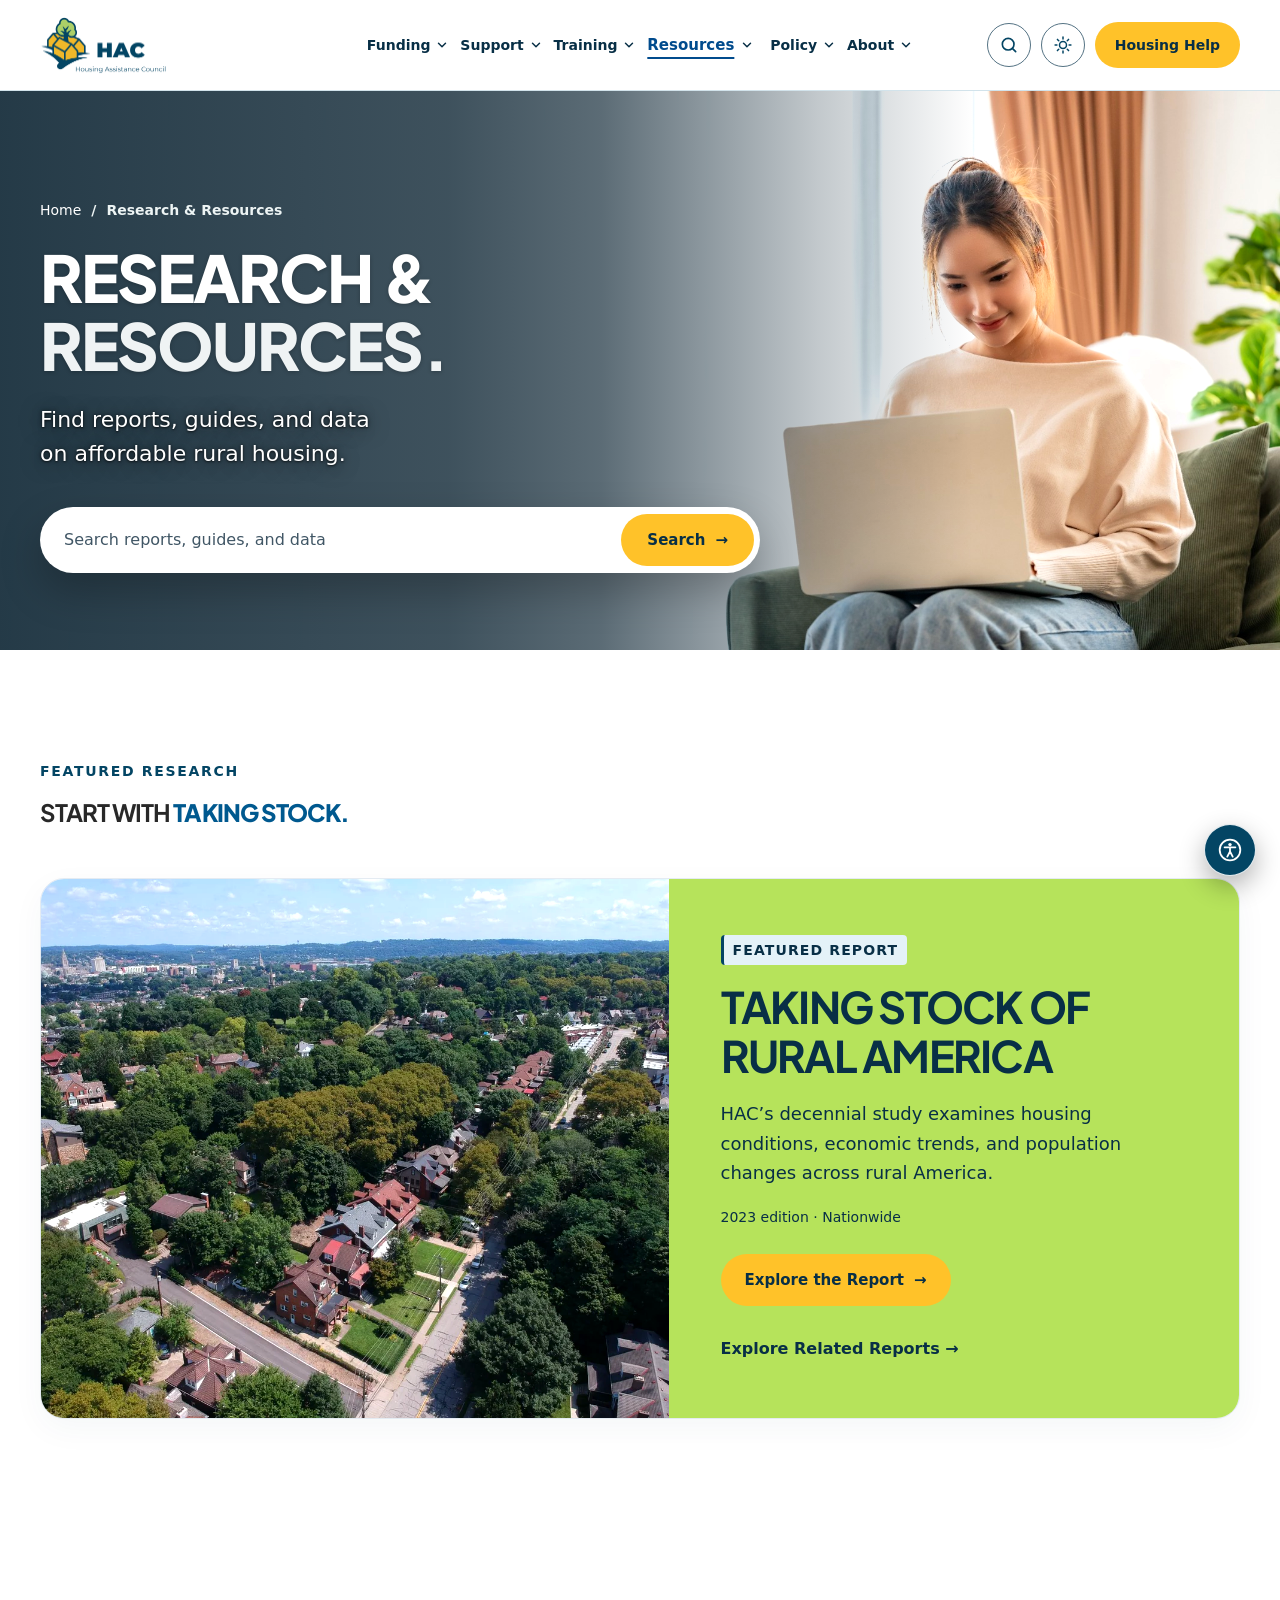
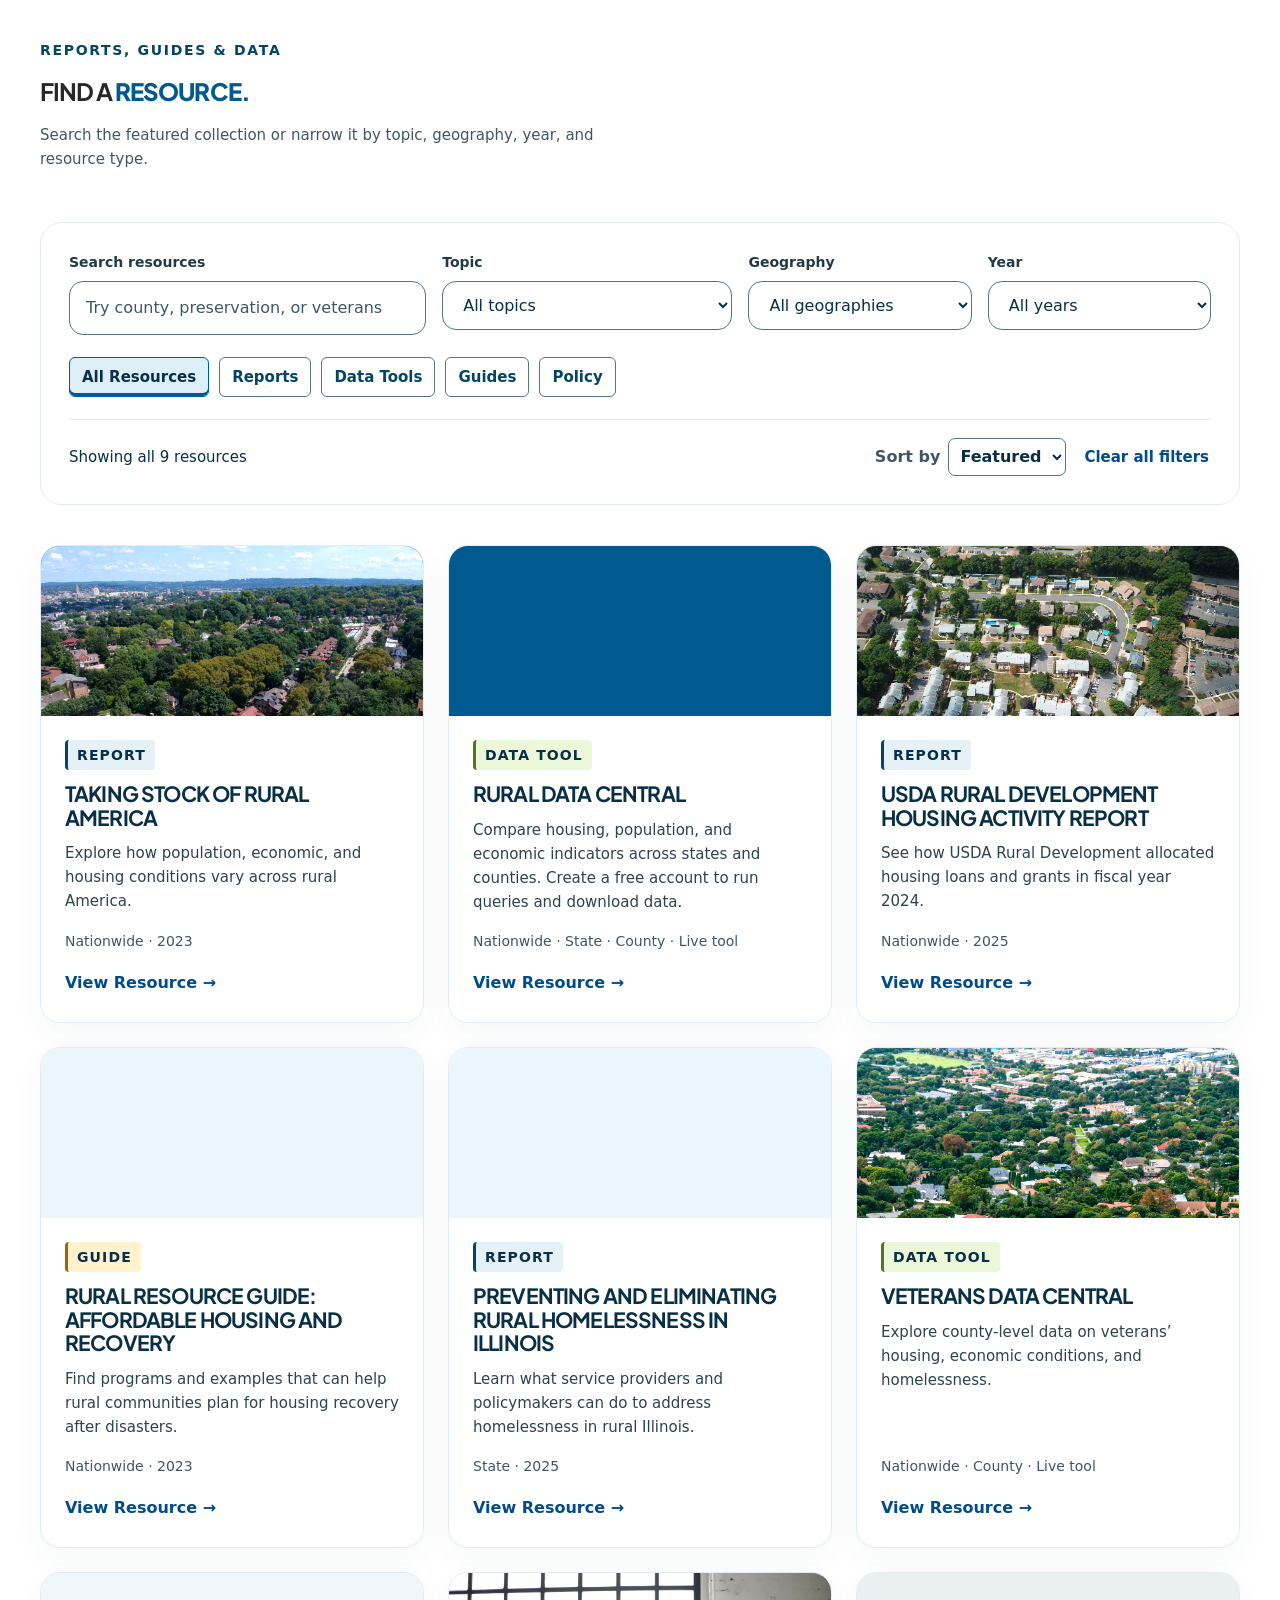
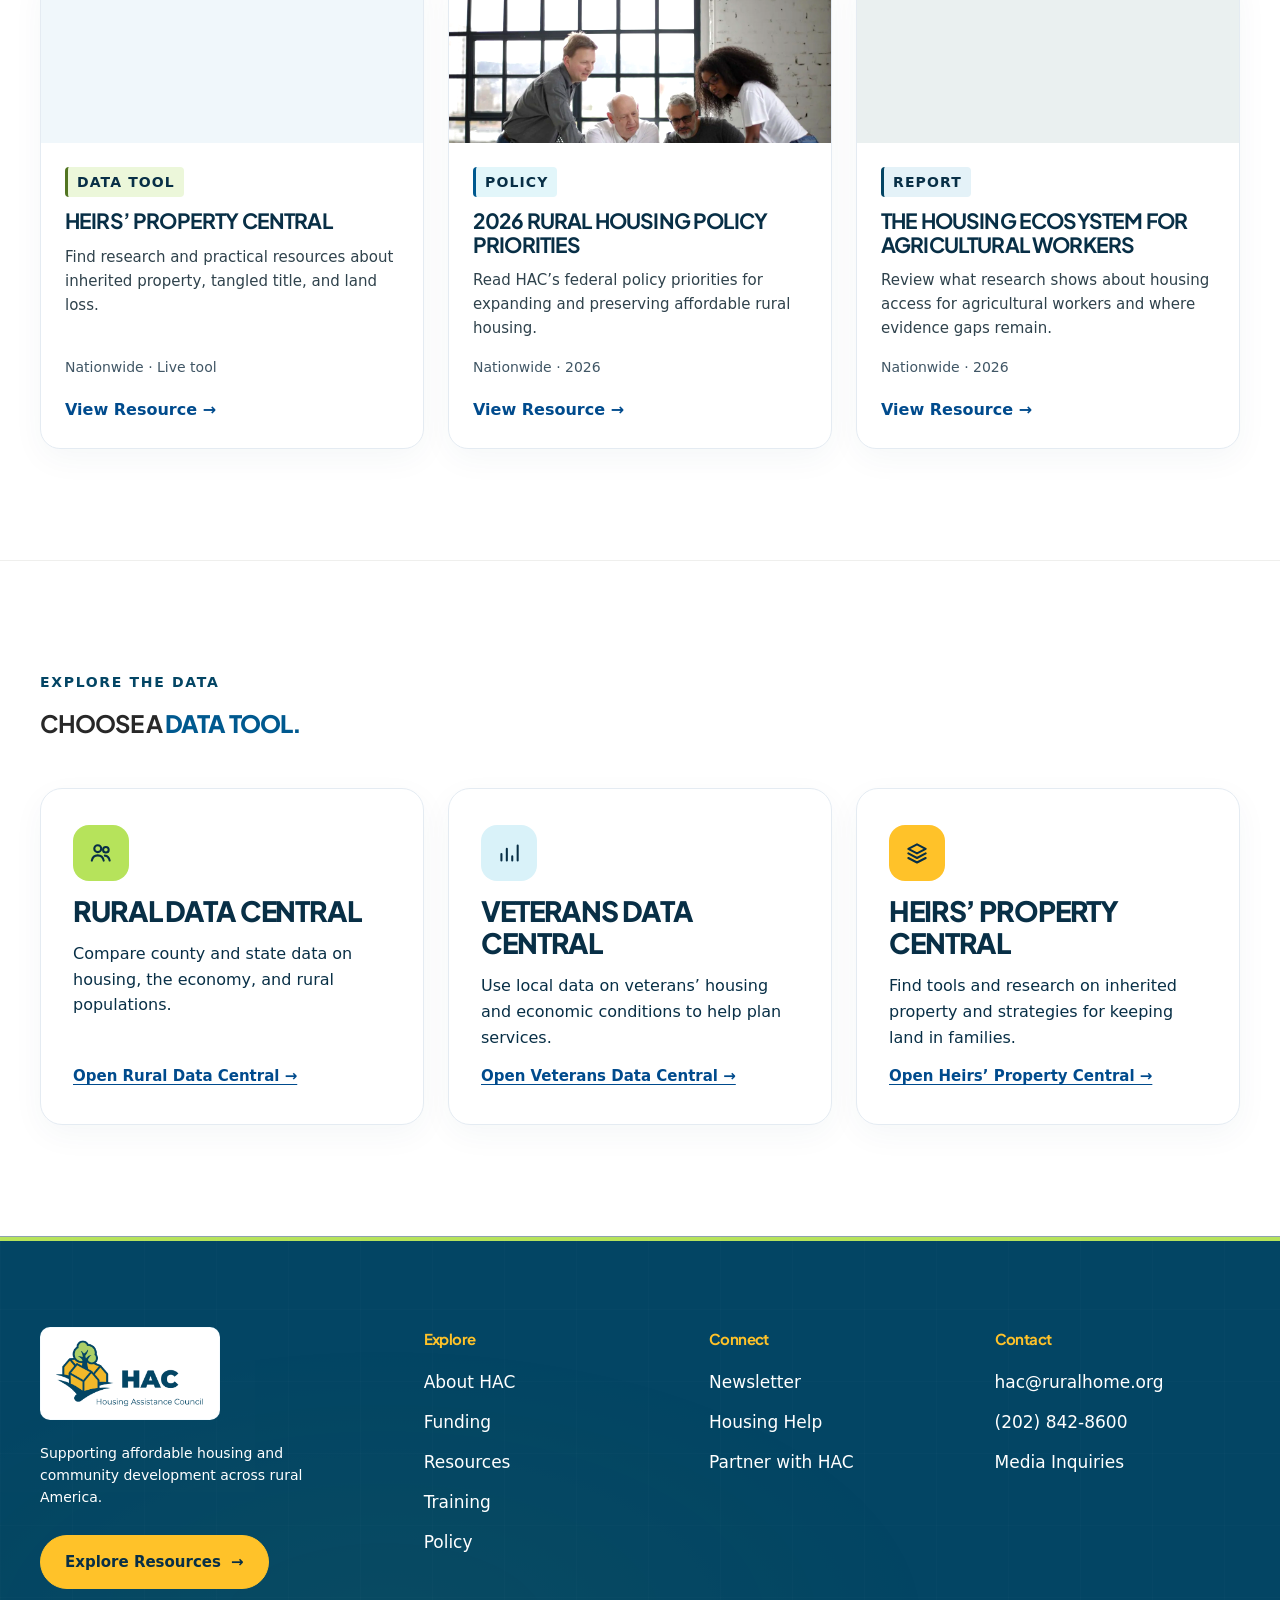
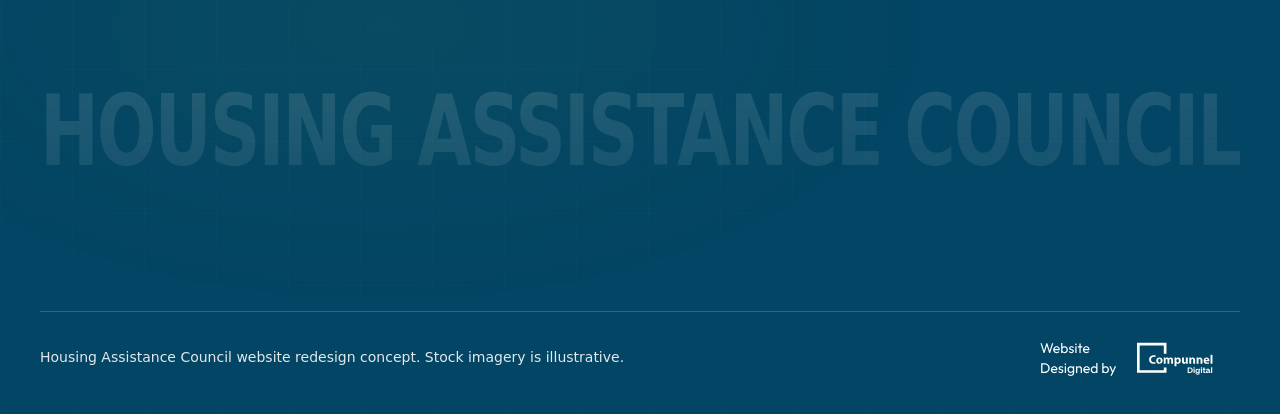
<file: research-resources.html>
<!doctype html>
<html lang="en">
<head>
<meta charset="utf-8">
<meta content="width=device-width, initial-scale=1, viewport-fit=cover" name="viewport">
<meta content="light" name="color-scheme">
<title>Research &amp; Resources | Housing Assistance Council</title>
<meta name="description" content="Search Housing Assistance Council reports, guides, policy briefs, and rural data tools by topic, geography, resource type, and year."><link href="https://fonts.googleapis.com" rel="preconnect">
<link href="https://fonts.googleapis.com/css2?family=Archivo:wdth,wght@62..125,100..900&amp;display=swap" rel="stylesheet">
<style>
  :root {
    --surface: #FFFFFF;
    --on-dark: #FFFFFF;
    --dark-surface: #082F46;
    --header-bg: rgba(255,255,255,.92);
    --ink-soft: #3C4950;
    --red: #00598F;
    --red-dark: #004873;
    --red-tint: #ecf0ef;
    --white: #FFFFFF;
    --paper: #FFFFFF;
    --grey-100: #E8E8E6;
    --grey-300: #C9CACE;
    --grey-500: #4E5F68;
    --grey-700: #293237;
    --mid: #004873;
    --light: #A6A9B0;
    --charcoal: #082F46;
    --radius: 16px;
    --max: 1200px;
    --serif: "Archivo", "Arial Black", Arial, sans-serif;
    --sans: "Inter", system-ui, -apple-system, "Segoe UI", Roboto, sans-serif;
    --ease: cubic-bezier(.2,.7,.2,1);
  }
  * { box-sizing: border-box; margin: 0; padding: 0; }
  html { scroll-behavior: smooth; scroll-padding-top: 80px; }
  body { font-family: var(--sans); color: var(--charcoal); background: var(--paper); line-height: 1.6; -webkit-font-smoothing: antialiased; overflow-x: hidden; }
  a { color: inherit; text-decoration: none; }
  button, input, select, textarea { font: inherit; }
  [hidden] { display: none !important; }
  .container { width: min(100% - 48px, var(--max)); margin-inline: auto; }
  section { padding: 110px 0; }
  .display { font-family: var(--serif); font-weight: 400; line-height: 1.05; letter-spacing: -0.02em; }
  .display em { font-style: italic; font-weight: 700; }
  .eyebrow { display: block; font-size: 14px; font-weight: 600; letter-spacing: .12em; text-transform: uppercase; color: var(--grey-500); margin-bottom: 18px; }
  .eyebrow.red { color: var(--red); }
  h3 { font-size: 20px; font-weight: 600; line-height: 1.3; }
  p { color: var(--grey-500); }
  .muted-link { font-weight: 600; display: inline-flex; gap: 8px; align-items: center; transition: color .2s; }
  .muted-link:hover { color: var(--red); }
  .muted-link span { display: inline-block; transition: transform .3s var(--ease); }
  .muted-link:hover span { transform: translate(3px,-3px); }

  
  .reveal { opacity: 0; transform: translateY(28px); transition: opacity .9s var(--ease), transform .9s var(--ease); transition-delay: var(--d, 0s); }
  .reveal.in { opacity: 1; transform: none; }

  
  #scroll-bar { position: fixed; top: 0; left: 0; height: 3px; width: 0; background: var(--red); z-index: 100; }

  
  .btn { display: inline-flex; align-items: center; justify-content: center; gap: 10px; padding: 14px 24px; border-radius: 999px; font-weight: 600; font-size: 15px; border: 0; cursor: pointer; transition: background .25s, color .25s, border-color .25s, transform .25s var(--ease), box-shadow .25s; position: relative; overflow: hidden; }
  .btn .arr { display: inline-block; transition: transform .3s var(--ease); }
  .btn:hover .arr { transform: translateX(4px); }
  .btn:hover { transform: translateY(-2px); box-shadow: 0 10px 24px rgba(20,25,27,.18); }
  .btn:active { transform: scale(.97); }
  .btn-red { background: var(--red); color: var(--on-dark); }
  .btn-red:hover { background: var(--red-dark); }
  .btn-dark { background: var(--dark-surface); color: var(--on-dark); }
  .btn-ghost { background: transparent; color: var(--charcoal); border: 1px solid var(--grey-300); }
  .btn-ghost:hover { border-color: var(--charcoal); }
  .btn-white { background: var(--surface); color: var(--charcoal); }
  .icon-btn { width: 52px; height: 52px; border-radius: 50%; border: 1px solid var(--grey-300); background: var(--surface); display: grid; place-items: center; cursor: pointer; font-size: 18px; color: var(--charcoal); transition: all .25s var(--ease); }
  .icon-btn:hover { border-color: var(--charcoal); transform: scale(1.06); }
  .icon-btn:active { transform: scale(.94); }

  
  .email-form { display: flex; align-items: center; background: var(--surface); border-radius: 999px; padding: 6px 6px 6px 22px; max-width: 520px; border: 1px solid var(--grey-300); transition: box-shadow .3s, border-color .3s; }
  .email-form:focus-within { border-color: var(--red); box-shadow: 0 0 0 4px var(--red-tint); }
  .email-form input { flex: 1; border: 0; outline: none; font-size: 15px; background: transparent; min-width: 0; }
  .email-form .btn { padding: 12px 22px; }
  .email-form.on-dark { background: #1C2226; border-color: #293237; }
  .email-form.on-dark input { color: var(--on-dark); }
  .email-form.on-dark input::placeholder { color: var(--grey-500); }

  
  header { position: sticky; top: 0; z-index: 50; background: var(--header-bg); backdrop-filter: blur(12px); border-bottom: 1px solid transparent; transition: border-color .3s, box-shadow .3s; padding-top: env(safe-area-inset-top, 0px); }
  header.scrolled { border-color: var(--grey-100); box-shadow: 0 8px 24px rgba(20,25,27,.05); }
  .nav { display: grid; grid-template-columns: 1fr auto 1fr; align-items: center; height: 72px; }
  .nav-left, .nav-right { display: flex; align-items: center; gap: 28px; }
  .nav-right { justify-content: flex-end; }
  .nav-left a, .nav-right a.plain { font-size: 14px; font-weight: 500; color: var(--grey-700); position: relative; padding: 4px 0; }
  .nav-left a::after, .nav-right a.plain::after { content: ""; position: absolute; left: 0; bottom: 0; height: 1px; width: 100%; background: var(--red); transform: scaleX(0); transform-origin: right; transition: transform .35s var(--ease); }
  .nav-left a:hover, .nav-right a.plain:hover { color: var(--red); }
  .nav-left a:hover::after, .nav-right a.plain:hover::after { transform: scaleX(1); transform-origin: left; }
  .logo { font-weight: 800; font-size: 22px; letter-spacing: -0.03em; display: inline-flex; align-items: center; gap: 8px; }
  .logo-mark { width: 26px; height: 26px; border-radius: 7px; background: var(--red); color: var(--on-dark); display: grid; place-items: center; font-size: 14px; transition: transform .5s var(--ease); }
  .logo:hover .logo-mark { transform: rotate(-12deg) scale(1.08); }
  .menu-toggle { display: none; background: none; border: 0; font-size: 26px; cursor: pointer; }

  
  .hero { position: relative; background: var(--dark-surface); color: var(--on-dark); padding: 150px 0 180px; overflow: hidden; --mx: 70%; --my: 30%; }
  .hero::before { content: ""; position: absolute; inset: 0; background: linear-gradient(90deg, rgba(7,26,37,.84), rgba(7,26,37,.38)); }
  .hero::after { content: ""; position: absolute; inset: 0; background: radial-gradient(520px circle at var(--mx) var(--my), rgba(255,255,255,.10), transparent 60%); pointer-events: none; transition: background .2s; }
  .hero .container { position: relative; z-index: 1; }
  .hero h1 { font-size: clamp(40px, 5.2vw, 72px); max-width: 880px; }
  .hero h1 .line { display: block; overflow: hidden; }
  .hero h1 .line > span { display: inline-block; transform: translateY(105%); animation: rise 1s var(--ease) forwards; }
  .hero h1 .line:nth-child(2) > span { animation-delay: .12s; }
  .hero .sub { color: #B8BAC0; font-size: 19px; max-width: 560px; margin: 28px 0 40px; opacity: 0; animation: fade 1s .35s var(--ease) forwards; }
  .hero .email-form { opacity: 0; animation: fade 1s .5s var(--ease) forwards; }
  .hero-side { position: absolute; right: 24px; bottom: 0; max-width: 260px; font-size: 14px; color: #9A9CA3; }
  .hero-motion { position: absolute; inset: 0; pointer-events: none; opacity: .6; overflow: hidden; z-index: 0; }

  
  .stats-wrap { background: var(--surface); border: 1px solid var(--grey-100); border-radius: var(--radius); overflow: hidden; margin-top: -90px; position: relative; z-index: 2; box-shadow: 0 24px 60px rgba(20,25,27,.08); }
  .stat-top { display: grid; grid-template-columns: 1fr 1fr; }
  .stat-top > div { padding: 44px 48px; transition: background .3s; }
  .stat-top > div:hover { background: #FAFAF9; }
  .stat-top > div + div { border-left: 1px solid var(--grey-100); }
  .big-stat { font-family: var(--serif); font-size: 64px; line-height: 1; letter-spacing: -0.02em; font-variant-numeric: tabular-nums; }
  .stat-top p { margin-top: 12px; font-size: 14px; }
  .logo-grid { display: grid; grid-template-columns: repeat(6, 1fr); border-top: 1px solid var(--grey-100); }
  .logo-grid div { padding: 30px 16px; text-align: center; font-weight: 700; color: var(--grey-300); font-size: 17px; border-right: 1px solid var(--grey-100); transition: color .3s, transform .3s var(--ease); cursor: default; }
  .logo-grid div:hover { color: var(--charcoal); transform: translateY(-2px); }
  .logo-grid div:last-child { border-right: 0; }

  
  .products-head { display: flex; justify-content: space-between; align-items: end; gap: 32px; margin-bottom: 56px; flex-wrap: wrap; }
  .products-head h2 { font-size: clamp(38px, 5vw, 60px); }
  .products-nav { display: flex; gap: 12px; }
  .pcards { display: flex; gap: 16px; height: 620px; }
  .pcard { position: relative; flex: 1 1 0; min-width: 0; border-radius: var(--radius); overflow: hidden; cursor: pointer; color: var(--on-dark); background: var(--c); transition: flex-grow .9s var(--ease), background .5s, transform .4s var(--ease); --t: #fff; color: var(--t); outline: none; }
  .pcard.active { flex-grow: 5; cursor: default; }
  .pcard:not(.active):hover { transform: translateY(-6px); }
  .pcard:focus-visible { box-shadow: 0 0 0 3px var(--paper), 0 0 0 5px var(--charcoal); }
  .pcard::before { content: ""; position: absolute; inset: 0; background: repeating-linear-gradient(135deg, rgba(255,255,255,.06) 0 2px, transparent 2px 22px); pointer-events: none; }
  .pc-rail { position: absolute; inset: 0; display: flex; flex-direction: column; justify-content: space-between; align-items: center; padding: 30px 0; transition: opacity .4s var(--ease); }
  .pcard.active .pc-rail { opacity: 0; pointer-events: none; }
  .pc-num { font-size: 14px; font-weight: 600; opacity: .8; }
  .pc-name { writing-mode: vertical-rl; transform: rotate(180deg); font-family: var(--sans); font-weight: 700; font-size: 20px; letter-spacing: -0.01em; white-space: nowrap; }
  .pc-plus { width: 36px; height: 36px; border-radius: 50%; border: 1px solid currentColor; display: grid; place-items: center; font-size: 16px; transition: transform .4s var(--ease), background .3s; opacity: .85; }
  .pcard:not(.active):hover .pc-plus { transform: rotate(90deg); background: rgba(255,255,255,.18); }
  .pc-content { position: absolute; top: 40px; bottom: 40px; left: 40px; right: 40px; min-width: 620px; display: grid; grid-template-columns: 1.05fr 1fr; gap: 40px; opacity: 0; transition: opacity .5s var(--ease) .25s; pointer-events: none; }
  .pcard.active .pc-content { opacity: 1; pointer-events: auto; }
  .pc-text { display: flex; flex-direction: column; min-height: 0; }
  .pc-brand { font-size: 14px; letter-spacing: .14em; text-transform: uppercase; font-weight: 700; opacity: .85; }
  .pc-title { font-family: var(--sans); font-size: 26px; font-weight: 700; letter-spacing: -0.01em; margin-top: 8px; }
  .pc-quote { font-family: var(--serif); font-size: 21px; line-height: 1.35; margin-top: 26px; }
  .pc-person { margin-top: 22px; font-size: 14px; opacity: .9; }
  .pc-person strong { display: block; font-size: 15px; }
  .pc-more { margin-top: 22px; font-weight: 600; font-size: 15px; display: inline-flex; gap: 8px; align-items: center; align-self: flex-start; padding-bottom: 3px; background: linear-gradient(currentColor, currentColor) no-repeat 0 100% / 0 1px; transition: background-size .4s var(--ease), gap .3s; }
  .pc-more:hover { background-size: 100% 1px; gap: 12px; }
  .pc-metric { margin-top: auto; }
  .pc-metric .num { font-family: var(--serif); font-size: 54px; line-height: 1; }
  .pc-metric .lbl { font-size: 14px; opacity: .88; margin-top: 8px; max-width: 260px; }
  .pc-media { position: relative; border-radius: 12px; overflow: hidden; background: var(--mid); min-height: 0; }
  .pc-media .motion-dots { background-image: radial-gradient(circle, rgba(255,255,255,.28) 1.5px, transparent 2px); }
  .pc-media .motion-beam { background: linear-gradient(90deg, transparent, rgba(255,255,255,.35), transparent); }
  .pc-media .cap { position: absolute; left: 16px; bottom: 14px; z-index: 2; font-size: 14px; letter-spacing: .08em; text-transform: uppercase; font-weight: 600; opacity: .85; }
  .pc-media .shape { position: absolute; inset: 22% 18%; border-radius: 22px; border: 1px solid rgba(255,255,255,.35); animation: spin 14s linear infinite; }
  .pc-media .shape.b { inset: 34% 30%; animation-duration: 9s; animation-direction: reverse; border-style: dashed; }
  .pcards-foot { display: flex; justify-content: space-between; align-items: center; margin-top: 28px; gap: 20px; flex-wrap: wrap; }
  .pc-dots { display: flex; gap: 10px; }
  .pc-dots button { width: 10px; height: 10px; border-radius: 999px; border: 0; background: var(--grey-300); cursor: pointer; transition: width .4s var(--ease), background .3s; padding: 0; }
  .pc-dots button.on { width: 36px; background: var(--red); }
  .pc-dots button:hover:not(.on) { background: var(--grey-500); }
  .pc-arrows { display: flex; gap: 12px; }

  
  .customers-head { display: flex; justify-content: space-between; align-items: end; margin-bottom: 40px; flex-wrap: wrap; gap: 24px; }
  .customers-head h2 { font-size: clamp(38px, 5vw, 56px); max-width: 560px; }
  .customers-box { background: var(--dark-surface); color: var(--on-dark); border-radius: 20px; overflow: hidden; }
  .cust-tabs { display: grid; grid-template-columns: repeat(4, 1fr); border-bottom: 1px solid #252D32; position: relative; }
  .cust-tab { padding: 22px 32px; background: none; border: 0; color: #8B8E96; text-align: left; cursor: pointer; border-right: 1px solid #252D32; transition: color .3s, background .3s; }
  .cust-tab:last-child { border-right: 0; }
  .cust-tab:hover { color: var(--on-dark); }
  .cust-tab strong { display: block; color: inherit; font-size: 16px; }
  .cust-tab span { font-size: 14px; }
  .cust-tab.active { color: var(--on-dark); background: #1B2124; }
  .cust-bar { position: absolute; bottom: 0; height: 3px; background: var(--red); transition: left .5s var(--ease), width .5s var(--ease); }
  .cust-body { padding: 56px; display: grid; grid-template-columns: 1.3fr 1fr; gap: 48px; animation: fadeUp .6s var(--ease); }
  .cust-body blockquote { font-family: var(--serif); font-size: 30px; line-height: 1.3; }
  .cust-body .by { margin-top: 28px; font-size: 14px; color: #B8BAC0; }
  .cust-body .by strong { color: var(--on-dark); display: block; }
  .cust-body .readmore { margin-top: 28px; display: inline-flex; color: var(--on-dark); font-weight: 600; gap: 8px; background: linear-gradient(var(--on-dark), var(--on-dark)) no-repeat 0 100% / 0 1px; padding-bottom: 3px; transition: background-size .4s var(--ease); }
  .cust-body .readmore:hover { background-size: 100% 1px; }
  .cust-kpis { display: grid; gap: 28px; align-content: center; }
  .kpi { border-left: 2px solid var(--red); padding-left: 20px; transition: transform .35s var(--ease), border-color .3s; }
  .kpi:hover { transform: translateX(6px); border-color: #FFC229; }
  .kpi .v { font-family: var(--serif); font-size: 44px; line-height: 1; }
  .kpi .l { font-size: 14px; color: #A3A6AD; margin-top: 6px; }
  .cust-quotes { border-top: 1px solid #252D32; padding: 32px 56px; display: flex; justify-content: space-between; align-items: center; gap: 24px; }
  .cust-quotes p { color: #D7D8DC; font-family: var(--serif); font-size: 20px; max-width: 680px; }
  .cust-quotes .icon-btn { background: transparent; color: var(--on-dark); border-color: #364147; }
  .cust-quotes .icon-btn:hover { border-color: var(--on-dark); }

  
  .dark-section { background: var(--dark-surface); color: var(--on-dark); }
  .dark-section p { color: #9A9CA3; }
  .dark-head { max-width: 720px; margin-bottom: 64px; }
  .dark-head h2 { font-size: clamp(40px, 5vw, 60px); }
  .acc { border-top: 1px solid #252D32; }
  .acc-row { border-bottom: 1px solid #252D32; }
  .acc-btn { width: 100%; display: grid; grid-template-columns: 180px 1fr 44px; align-items: center; gap: 24px; padding: 28px 0; background: none; border: 0; color: var(--on-dark); cursor: pointer; text-align: left; }
  .acc-btn .kicker { font-size: 14px; color: #8B8E96; transition: color .3s; }
  .acc-btn .title { font-family: var(--serif); font-size: clamp(26px, 3vw, 38px); transition: color .3s, transform .4s var(--ease); }
  .acc-btn:hover .title { color: #FFC229; transform: translateX(8px); }
  .acc-btn:hover .kicker { color: var(--on-dark); }
  .acc-btn .plus { width: 40px; height: 40px; border-radius: 50%; border: 1px solid #364147; display: grid; place-items: center; transition: transform .4s var(--ease), background .3s, border-color .3s; justify-self: end; }
  .acc-row.open .plus { transform: rotate(45deg); background: var(--red); border-color: var(--red); }
  .acc-panel { display: grid; grid-template-columns: 180px 1fr; gap: 24px; padding: 0 0 32px; animation: fadeUp .5s var(--ease); }
  .acc-panel p { max-width: 640px; }
  .acc-panel ul { list-style: none; display: flex; flex-wrap: wrap; gap: 10px; margin-top: 18px; }
  .acc-panel li { font-size: 14px; padding: 6px 12px; border: 1px solid #293237; border-radius: 999px; color: #C9CACE; transition: border-color .3s, color .3s, transform .3s var(--ease); }
  .acc-panel li:hover { border-color: var(--red); color: var(--on-dark); transform: translateY(-2px); }

  
  @keyframes drift { to { background-position: 28px 28px; } }
  @keyframes beam { from { transform: translateX(-120%); } to { transform: translateX(320%); } }
  @keyframes bar { 0%, 100% { transform: scaleY(.22); } 50% { transform: scaleY(1); } }
  @keyframes sweep { 0% { background-position: 0% 50%; } 50% { background-position: 100% 50%; } 100% { background-position: 0% 50%; } }
  @keyframes spin { to { transform: rotate(360deg); } }
  @keyframes rise { to { transform: translateY(0); } }
  @keyframes fade { to { opacity: 1; } }
  @keyframes fadeUp { from { opacity: 0; transform: translateY(14px); } to { opacity: 1; transform: none; } }
  @keyframes blink { 0%, 80%, 100% { opacity: .2; } 40% { opacity: 1; } }
  .motion-dots { position: absolute; inset: -28px; background-image: radial-gradient(circle, rgba(255,255,255,.22) 1.5px, transparent 2px); background-size: 28px 28px; animation: drift 8s linear infinite; }
  .motion-beam { position: absolute; top: 0; bottom: 0; left: 0; width: 35%; background: linear-gradient(90deg, transparent, rgba(37,132,184,.6), transparent); animation: beam 6s ease-in-out infinite; }
  .loop { position: relative; height: 280px; border-radius: 20px; overflow: hidden; background: var(--dark-surface); isolation: isolate; }
  .loop .bars { position: absolute; left: 8%; right: 8%; bottom: 0; height: 58%; display: flex; align-items: flex-end; gap: 10px; z-index: 1; }
  .loop .bars i { flex: 1; height: 100%; background: var(--red); border-radius: 6px 6px 0 0; transform-origin: bottom; animation: bar 2.4s ease-in-out infinite; }
  .loop .bars i:nth-child(odd) { background: #4A5A62; }
  .loop-label { position: absolute; left: 32px; top: 28px; z-index: 2; color: var(--on-dark); font-size: 14px; letter-spacing: .14em; text-transform: uppercase; font-weight: 600; }

  
  .mission-top { display: grid; grid-template-columns: 1.6fr 1fr; gap: 48px; align-items: end; margin-bottom: 72px; }
  .mission-top h2 { font-size: clamp(38px, 5vw, 60px); }
  
  .mission-year { text-align: right; }
  .mission-year .yr { font-family: var(--serif); font-size: 64px; line-height: 1; }
  .mission-year p { font-size: 14px; margin-top: 8px; }
  .mission-cols { display: grid; grid-template-columns: repeat(3, 1fr); border-top: 1px solid var(--grey-300); }
  .mission-col { padding: 36px 36px 36px 0; transition: transform .4s var(--ease); }
  .mission-col:hover { transform: translateY(-4px); }
  .mission-col + .mission-col { padding-left: 36px; border-left: 1px solid var(--grey-300); }
  .mission-col .sub { font-size: 14px; color: var(--red); font-weight: 600; margin: 8px 0 14px; }
  .mission-col p { font-size: 15px; }

  
  .industries { background: var(--surface); }
  .ind-head { display: grid; grid-template-columns: 1fr 1fr; gap: 48px; align-items: end; margin-bottom: 56px; }
  .ind-head h2 { font-size: clamp(38px, 5vw, 56px); }
  .ind-grid { display: grid; grid-template-columns: repeat(3, 1fr); border: 1px solid var(--grey-100); border-radius: 20px; overflow: hidden; }
  .ind-card { padding: 44px 40px; min-height: 240px; display: flex; flex-direction: column; border-right: 1px solid var(--grey-100); border-bottom: 1px solid var(--grey-100); transition: background .35s, color .35s; cursor: pointer; position: relative; }
  .ind-card:nth-child(3n) { border-right: 0; }
  .ind-card:nth-last-child(-n+3) { border-bottom: 0; }
  .ind-card::before { content: ""; position: absolute; left: 0; top: 0; height: 3px; width: 100%; background: var(--red); transform: scaleX(0); transform-origin: left; transition: transform .5s var(--ease); }
  .ind-card:hover { background: var(--red-tint); }
  .ind-card:hover::before { transform: scaleX(1); }
  .ind-card h3 { font-size: 22px; margin-bottom: 12px; }
  .ind-card p { font-size: 15px; }
  .ind-card .go { margin-top: auto; padding-top: 28px; font-size: 20px; color: var(--charcoal); transition: transform .4s var(--ease), color .3s; display: inline-block; }
  .ind-card:hover .go { transform: translateX(8px); color: var(--red); }

  
  .strip { background: var(--paper); padding: 72px 0; border-top: 1px solid var(--grey-100); }
  .strip-grid { display: grid; grid-template-columns: repeat(3, 1fr); gap: 32px; }
  .strip-item { display: flex; gap: 16px; align-items: flex-start; transition: transform .35s var(--ease); }
  .strip-item:hover { transform: translateY(-3px); }
  .strip-item .ic { flex: 0 0 44px; height: 44px; border-radius: 12px; background: var(--surface); border: 1px solid var(--grey-100); display: grid; place-items: center; color: var(--red); font-weight: 700; transition: background .3s, color .3s, transform .4s var(--ease); }
  .strip-item:hover .ic { background: var(--red); color: var(--on-dark); transform: rotate(-8deg); }
  .strip-item strong { display: block; font-size: 15px; }
  .strip-item span { font-size: 14px; color: var(--grey-500); }

  
  .calc { background: var(--surface); }
  .calc-box { display: grid; grid-template-columns: 1fr 1fr; gap: 64px; align-items: center; }
  .calc-box h2 { font-size: clamp(36px, 4.5vw, 52px); margin-bottom: 18px; }
  .calc-box label { display: flex; justify-content: space-between; font-size: 14px; font-weight: 600; color: var(--charcoal); margin: 26px 0 10px; }
  .calc-box label span { color: var(--red); font-variant-numeric: tabular-nums; }
  .calc-box input[type=range] { width: 100%; accent-color: var(--red); cursor: pointer; }
  .calc-result { background: var(--dark-surface); color: var(--on-dark); border-radius: 20px; padding: 48px; transition: transform .4s var(--ease), box-shadow .4s; }
  .calc-result:hover { transform: translateY(-4px); box-shadow: 0 24px 50px rgba(20,25,27,.2); }
  .calc-result .label { font-size: 14px; color: #9A9CA3; letter-spacing: .08em; text-transform: uppercase; }
  .calc-result .amt { font-family: var(--serif); font-size: 72px; line-height: 1; margin: 14px 0 8px; font-variant-numeric: tabular-nums; }
  .calc-result .amt span { color: #FFC229; }
  .calc-result p { color: #9A9CA3; font-size: 14px; margin-bottom: 28px; }

  
  .cta { background: var(--red); color: var(--on-dark); text-align: center; padding: 120px 0; }
  .cta h2 { font-family: var(--serif); font-size: clamp(44px, 6vw, 80px); font-weight: 400; line-height: 1.02; letter-spacing: -0.02em; }
  .cta h2 em { font-weight: 700; }
  .cta p { color: #ecf0ef; margin: 24px auto 40px; max-width: 540px; font-size: 18px; }
  .cta .email-form { margin: 0 auto; background: var(--surface); border-color: transparent; }
  .cta .email-form .btn { background: var(--dark-surface); }
  .cta .email-form .btn:hover { background: #000; }

  
  footer { background: var(--grey-100); padding: 90px 0 36px; color: var(--grey-700); }
  .footer-grid { display: grid; grid-template-columns: 1.6fr repeat(4, 1fr); gap: 40px; }
  footer .logo { color: var(--charcoal); margin-bottom: 20px; }
  footer .about { font-size: 14px; color: var(--grey-500); max-width: 300px; }
  footer h4 { font-size: 14px; color: var(--charcoal); font-weight: 700; margin-bottom: 18px; }
  footer ul { list-style: none; display: grid; gap: 11px; }
  footer ul a { font-size: 14px; color: var(--grey-700); background: linear-gradient(var(--red), var(--red)) no-repeat 0 100% / 0 1px; padding-bottom: 2px; transition: background-size .35s var(--ease), color .3s; display: inline-block; justify-self: start; }
  footer ul a:hover { color: var(--red); background-size: 100% 1px; }
  .footer-bottom { margin-top: 72px; padding-top: 26px; border-top: 1px solid var(--grey-300); display: flex; justify-content: space-between; flex-wrap: wrap; gap: 16px; font-size: 14px; color: var(--grey-500); }
  .footer-bottom a { margin-left: 18px; transition: color .3s; }
  .footer-bottom a:hover { color: var(--red); }
  .media-credit { font-size: 14px; margin-top: 8px; max-width: 620px; }

  
  .assist { position: fixed; right: 24px; bottom: 24px; z-index: 60; background: var(--dark-surface); color: var(--on-dark); border: 0; border-radius: 999px; padding: 14px 22px 14px 16px; display: inline-flex; gap: 10px; align-items: center; font-weight: 600; font-size: 14px; cursor: pointer; box-shadow: 0 12px 30px rgba(0,0,0,.25); transition: transform .3s var(--ease); }
  .assist:hover { transform: translateY(-3px); }
  .assist .dot { width: 22px; height: 22px; border-radius: 50%; background: var(--red); display: grid; place-items: center; font-size: 14px; animation: pulse 2.4s ease infinite; }
  @keyframes pulse { 0% { box-shadow: 0 0 0 0 rgba(37,132,184,.6); } 70% { box-shadow: 0 0 0 10px rgba(37,132,184,0); } 100% { box-shadow: 0 0 0 0 rgba(37,132,184,0); } }
  .assist-panel { position: fixed; right: 24px; bottom: 90px; z-index: 60; width: 300px; background: var(--surface); border-radius: 18px; padding: 20px; box-shadow: 0 24px 50px rgba(20,25,27,.18); opacity: 0; transform: translateY(12px) scale(.96); transform-origin: bottom right; pointer-events: none; transition: opacity .3s, transform .4s var(--ease); }
  .assist-panel.open { opacity: 1; transform: none; pointer-events: auto; }
  .assist-panel .msg { font-size: 14px; color: var(--grey-700); background: var(--paper); border-radius: 12px; padding: 12px 14px; min-height: 44px; }
  .assist-panel .typing span { display: inline-block; width: 6px; height: 6px; margin-right: 4px; border-radius: 50%; background: var(--grey-500); animation: blink 1.2s infinite; }
  .assist-panel .typing span:nth-child(2) { animation-delay: .2s; }
  .assist-panel .typing span:nth-child(3) { animation-delay: .4s; }
  .assist-panel .quick { display: flex; flex-wrap: wrap; gap: 8px; margin-top: 14px; }
  .assist-panel .quick button { border: 1px solid var(--grey-300); background: var(--surface); border-radius: 999px; padding: 6px 12px; font-size: 14px; cursor: pointer; transition: all .25s; }
  .assist-panel .quick button:hover { border-color: var(--red); color: var(--red); transform: translateY(-1px); }

  
  @media (max-width: 1080px) {
    .logo-grid { grid-template-columns: repeat(3, 1fr); }
    .logo-grid div:nth-child(3n) { border-right: 0; }
    .logo-grid div:nth-child(-n+3) { border-bottom: 1px solid var(--grey-100); }
    .footer-grid { grid-template-columns: 1fr 1fr 1fr; }
    .footer-grid > div:first-child { grid-column: 1 / -1; }
    .pc-content { min-width: 560px; }
  }
  @media (max-width: 900px) {
    section { padding: 80px 0; }
    .nav { grid-template-columns: auto 1fr; }
    .nav-left { display: none; }
    .nav-right a.plain { display: none; }
    .menu-toggle { display: block; justify-self: end; }
    .nav-left.open { display: flex; flex-direction: column; position: absolute; top: 72px; left: 0; right: 0; background: var(--paper); padding: 24px; gap: 18px; }
    .stat-top, .cust-body, .calc-box, .mission-top, .ind-head, .mission-cols, .strip-grid { grid-template-columns: 1fr; }
    .mission-year { text-align: left; }
    .mission-col, .mission-col + .mission-col { padding: 28px 0; border-left: 0; }
    .mission-col + .mission-col { border-top: 1px solid var(--grey-300); }
    .ind-grid { grid-template-columns: 1fr 1fr; }
    .ind-card:nth-child(3n) { border-right: 1px solid var(--grey-100); }
    .ind-card:nth-child(2n) { border-right: 0; }
    .ind-card:nth-last-child(-n+3) { border-bottom: 1px solid var(--grey-100); }
    .ind-card:nth-last-child(-n+2) { border-bottom: 0; }
    .cust-tabs { grid-template-columns: 1fr; }
    .cust-tab { border-right: 0; border-bottom: 1px solid #252D32; }
    .cust-bar { display: none; }
    .cust-quotes { flex-direction: column; align-items: flex-start; padding: 28px; }
    .acc-btn { grid-template-columns: 1fr 40px; }
    .acc-btn .kicker { display: none; }
    .acc-panel { grid-template-columns: 1fr; }
    .hero-side { position: static; margin-top: 40px; }
    
    .pcards { flex-direction: column; height: auto; }
    .pcard { flex: none; height: 84px; transition: height .7s var(--ease), background .5s; }
    .pcard.active { height: 640px; }
    .pcard:not(.active):hover { transform: none; }
    .pc-rail { flex-direction: row; padding: 0 26px; }
    .pc-name { writing-mode: horizontal-tb; transform: none; font-size: 18px; }
    .pc-content { position: absolute; inset: 28px; min-width: 0; grid-template-columns: 1fr; grid-template-rows: auto 1fr; gap: 24px; }
    .pc-media { min-height: 200px; }
  }
  @media (max-width: 640px) {
    .container { width: min(100% - 32px, var(--max)); }
    .logo-grid { grid-template-columns: 1fr 1fr; }
    .logo-grid div { border-right: 0 !important; }
    .logo-grid div:nth-child(odd) { border-right: 1px solid var(--grey-100) !important; }
    .logo-grid div:nth-child(-n+4) { border-bottom: 1px solid var(--grey-100); }
    .stat-top > div { padding: 28px; }
    .stat-top > div + div { border-left: 0; border-top: 1px solid var(--grey-100); }
    .stats-wrap { margin-top: -60px; }
    .ind-grid { grid-template-columns: 1fr; }
    .ind-card { border-right: 0 !important; border-bottom: 1px solid var(--grey-100) !important; }
    .ind-card:last-child { border-bottom: 0 !important; }
    .cust-body { padding: 32px 28px; }
    .calc-result { padding: 32px; }
    .footer-grid { grid-template-columns: 1fr 1fr; }
    .email-form { padding-left: 16px; }
    .email-form .btn { padding: 12px 16px; font-size: 14px; }
    .hero { padding: 110px 0 140px; }
    .assist-panel { right: 16px; width: calc(100% - 32px); }
  }
  @media (prefers-reduced-motion: reduce) {
    *, *::before, *::after { animation: none !important; transition: none !important; }
    .reveal { opacity: 1; transform: none; }
    html { scroll-behavior: auto; }
  }

  
  .hero .hero-video { position: absolute; inset: 0; width: 100%; height: 100%; object-fit: cover; z-index: 0; pointer-events: none; }
  .hero::before { z-index: 0; }
  .hero::after { z-index: 1; background: linear-gradient(90deg, rgba(0,0,0,.9) 0%, rgba(0,0,0,.45) 50%, rgba(0,0,0,0) 100%); }
  .hero .container { z-index: 2; }
  .hero-motion { display: none; }
  @media (max-width: 640px) { .hero::after { background: linear-gradient(180deg, rgba(0,0,0,.75), rgba(0,0,0,.9)); } }.theme-btn, .a11y-btn { width: 44px; height: 44px; border-radius: 50%; border: 1px solid var(--grey-300); background: var(--surface); color: var(--charcoal); display: inline-grid; place-items: center; cursor: pointer; transition: border-color .25s, transform .25s var(--ease), background .25s; padding: 0; }
  .theme-btn:hover, .a11y-btn:hover { border-color: var(--red); transform: scale(1.05); }
  .theme-btn:active, .a11y-btn:active { transform: scale(.95); }
  .theme-btn .i-sun { display: none; }.nav-right { display: flex; align-items: center; justify-content: flex-end; gap: 12px; }
  .nav-left { justify-self: center; }

  
  .a11y-wrap { position: relative; }
  .a11y-btn { color: var(--charcoal); }
  .a11y-panel { position: absolute; right: 0; bottom: 56px; width: 260px; background: var(--surface); color: var(--charcoal); border: 1px solid var(--grey-300); border-radius: 14px; padding: 18px 20px; box-shadow: 0 20px 50px rgba(20,25,27,.18); z-index: 70; animation: fadeUp .35s var(--ease); }
  .a11y-panel[hidden] { display: none !important; }
  .a11y-title { font-size: 14px; font-weight: 700; letter-spacing: .08em; text-transform: uppercase; color: var(--charcoal); margin-bottom: 10px; }
  .a11y-row { display: flex; align-items: center; gap: 10px; padding: 9px 0; font-size: 15px; color: var(--charcoal); cursor: pointer; }
  .a11y-row input { width: 18px; height: 18px; accent-color: var(--red); margin: 0; }

  
  html.a11y-text body { zoom: 1.12; }
  html.a11y-contrast { --grey-300: #4D5D66; --grey-500: #2C363B; --grey-700: #0D1011; --ink-soft: #14191B; }html.a11y-contrast a { text-decoration: underline; text-underline-offset: 3px; }
  html.a11y-motion *, html.a11y-motion *::before, html.a11y-motion *::after { animation: none !important; transition: none !important; }
  html.a11y-motion .reveal { opacity: 1; transform: none; }

  
  @media (max-width: 900px) {
    .nav { grid-template-columns: 1fr auto; }
    .nav-right { justify-self: end; }
  }

  
  .stat-top.cards { padding: 28px; gap: 24px; display: grid; grid-template-columns: 1fr 1fr; }
  .stat-top.cards > .feature-card { border: 1px solid var(--grey-100); border-radius: var(--radius); padding: 44px 44px 40px; background: var(--surface); display: flex; flex-direction: column; transition: transform .35s var(--ease), box-shadow .35s, border-color .35s; }
  .stat-top.cards > .feature-card:hover { transform: translateY(-5px); box-shadow: 0 20px 40px rgba(20,25,27,.09); border-color: var(--red-tint); }
  .fc-title { font-family: var(--serif); font-weight: 700; font-size: clamp(36px, 4.4vw, 56px); line-height: 1.08; letter-spacing: -0.02em; color: var(--charcoal); }
  .fc-text { font-size: 15px; line-height: 1.6; color: var(--ink-soft); margin: 18px 0 0; max-width: 380px; }
  .fc-btn { margin-top: auto; align-self: flex-start; margin-top: 30px; display: inline-flex; align-items: center; justify-content: center; padding: 13px 26px; background: var(--red); color: var(--on-dark); font-size: 14px; font-weight: 600; text-decoration: none; border-radius: 999px; transition: background .25s, transform .25s var(--ease), box-shadow .25s; }
  .fc-btn:hover { background: var(--red-dark); transform: translateY(-2px); box-shadow: 0 10px 22px rgba(37,132,184,.25); }
  @media (max-width: 900px) { .stat-top.cards { grid-template-columns: 1fr; } }

  
  .pc-media.has-gif { background: #000; }
  .pc-media.has-gif .motion-dots, .pc-media.has-gif .motion-beam, .pc-media.has-gif .shape { display: none; }
  .pc-media .pc-gif { position: absolute; inset: 0; width: 100%; height: 100%; object-fit: cover; object-position: 50% 30%; z-index: 0; }
  .pc-media.has-gif .cap { z-index: 2; background: rgba(0,0,0,.45); padding: 4px 10px; border-radius: 999px; color: #fff; }

  
  .a11y-fab { position: fixed; right: 24px; bottom: 90px; z-index: 60; width: 48px; height: 48px; border-radius: 50%; border: 0; background: var(--dark-surface); color: #FFFFFF; display: grid; place-items: center; cursor: pointer; box-shadow: 0 10px 26px rgba(0,0,0,.25); transition: transform .3s var(--ease), background .25s; }
  .a11y-fab:hover { transform: translateY(-2px); background: var(--red); }
  .a11y-fab:focus-visible { outline: 3px solid var(--red); outline-offset: 3px; }
  .a11y-panel { position: fixed; right: 24px; bottom: 148px; }
  @media (max-width: 640px) { .a11y-panel { right: 16px; left: 16px; width: auto; } .a11y-fab { right: 16px; } }

  
  .comm-loop .loop-video { position: absolute; inset: 0; width: 100%; height: 100%; object-fit: cover; z-index: 0; }
  .comm-loop::after { content: ""; position: absolute; inset: 0; z-index: 1; background: linear-gradient(90deg, rgba(0,0,0,.55), rgba(0,0,0,.1)); }
  .comm-loop .loop-label { z-index: 2; background: rgba(0,0,0,.45); padding: 6px 12px; border-radius: 999px; }

  
  .ind-loop .loop-video { position: absolute; inset: 0; width: 100%; height: 100%; object-fit: cover; z-index: 0; }
  .ind-loop::after { content: ""; position: absolute; inset: 0; z-index: 1; background: linear-gradient(90deg, rgba(0,0,0,.55), rgba(0,0,0,.1)); }
  .ind-loop .loop-label { z-index: 2; background: rgba(0,0,0,.45); padding: 6px 12px; border-radius: 999px; }

  
  .nav-left span { font-size: 14px; font-weight: 500; color: var(--ink-soft); cursor: default; padding: 4px 0; }
  footer ul span { font-size: 14px; color: var(--ink-soft); cursor: default; }

  
  .hero-wrap { position: relative; }
  .hero.slide { animation: heroIn .9s var(--ease); }
  @keyframes heroIn { from { opacity: 0; } to { opacity: 1; } }
  .hero-controls { position: absolute; right: 32px; bottom: 32px; z-index: 5; display: flex; gap: 12px; }
  .hero-btn { width: 52px; height: 52px; border-radius: 50%; border: 1px solid rgba(255,255,255,.55); background: rgba(0,0,0,.35); color: #FFFFFF; display: grid; place-items: center; cursor: pointer; backdrop-filter: blur(6px); transition: background .25s, border-color .25s, transform .25s var(--ease); padding: 0; }
  .hero-btn:hover { background: var(--red); border-color: var(--red); transform: scale(1.06); }
  .hero-btn:active { transform: scale(.94); }
  .hero-btn:focus-visible { outline: 3px solid #FFFFFF; outline-offset: 3px; }
  #hero-pause .i-play { display: none; }
  html.pause-all #hero-pause .i-pause { display: none; }
  html.pause-all #hero-pause .i-play { display: block; }
  
  html.pause-all *, html.pause-all *::before, html.pause-all *::after { animation-play-state: paused !important; }
  @media (max-width: 640px) { .hero-controls { right: 16px; bottom: 16px; } .hero-btn { width: 46px; height: 46px; } }

  
  .hero-controls { position: absolute; left: 0; right: 0; bottom: 120px; z-index: 5; pointer-events: none; }
  .hero-controls .container { display: flex; justify-content: flex-end; gap: 8px; pointer-events: auto; }
  .hero-btn { width: 36px; height: 36px; border-radius: 50%; border: 1px solid rgba(255,255,255,.6); background: rgba(0,0,0,.35); color: #FFFFFF; display: grid; place-items: center; cursor: pointer; padding: 0; transition: background .25s, border-color .25s, transform .25s var(--ease); }
  .hero-btn:hover { background: var(--red); border-color: var(--red); }
  .hero-btn:focus-visible { outline: 2px solid #FFFFFF; outline-offset: 2px; }
  @media (max-width: 640px) { .hero-controls { bottom: 100px; } }
  
  .hero .btn-ghost { color: #FFFFFF; border-color: rgba(255,255,255,.55); background: transparent; }
  .hero .btn-ghost:hover { border-color: #FFFFFF; }

  
  .hc-grid { display: grid; grid-template-columns: 1fr auto 1fr; align-items: center; }
  .hc-buttons { display: flex; gap: 8px; justify-content: flex-end; }
  .hero-dots { display: flex; gap: 10px; align-items: center; }
  .hero-dot { width: 8px; height: 8px; border-radius: 999px; border: 0; padding: 0; background: rgba(255,255,255,.45); cursor: pointer; transition: width .35s var(--ease), background .3s; }
  .hero-dot:hover { background: rgba(255,255,255,.8); }
  .hero-dot[aria-current="true"] { width: 26px; background: #FFFFFF; }
  .hero-dot:focus-visible { outline: 2px solid #FFFFFF; outline-offset: 3px; }
  .hero-controls .hc-grid { display: grid; grid-template-columns: 1fr auto 1fr; align-items: center; justify-content: stretch; }

  
  .hero .container { max-width: 100%; }
  .hero h1 { font-size: clamp(40px, 5.2vw, 72px); line-height: 1.04; max-width: 900px; overflow-wrap: break-word; }
  .hero .lead { font-size: 19px; line-height: 1.6; max-width: 620px; color: #C4C6CB; margin: 26px 0 40px; overflow-wrap: break-word; }
  .hero .eyebrow { margin-bottom: 18px; }
  .hero h1 em { color: #FFC229; }
  .hero .hero-actions { flex-wrap: wrap; }
  @media (max-width: 640px) { .hero h1 { font-size: clamp(36px, 9.6vw, 48px); } .hero .lead { font-size: 18px; } }
  
  .hero, .hero h1, .hero h1 em, .hero .eyebrow, .hero .lead, .hero .lead strong, .hero .sub { color: #FFFFFF; }
  
  .hero h1 .hl { display: block; white-space: nowrap; }
  @media (max-width: 640px) { .hero h1 .hl { white-space: normal; } }
  
  .hero .hero-actions { gap: 20px; }
  @media (max-width: 640px) { .hero .hero-actions { gap: 16px; } }
  
  .footer-wordmark { display: block; width: 100%; aspect-ratio: 1100 / 110; margin: 64px 0 0; background: var(--charcoal); -webkit-mask-size: 100% 100%; mask-size: 100% 100%; -webkit-mask-repeat: no-repeat; mask-repeat: no-repeat; opacity: .05; pointer-events: none; user-select: none; }
  
  footer .foot-grid img { display: block; margin-bottom: 26px; }
  
  footer .foot-grid > div:first-child p { margin-top: 40px; }

  
  :root { --navy: #082F46; --blue: #00598F; --teal: #004873; --white: #FFFFFF; --lime: #FFC229; --sky: #ecf0ef; --orange: #034564; }
  
  .logo-img img { height: 46px; width: auto; display: block; }
  .nav-left { list-style: none; padding: 0; margin: 0; }
  .nav-left a { font-weight: 600; }
  .nav-cta { padding: 12px 20px; font-size: 14px; }
  @media (max-width: 900px) { .nav-cta { display: none; } }
  .hero h1 .hl { white-space: normal; }
  .scribble { position: relative; display: inline-block; }
  .scribble svg { position: absolute; left: -2%; bottom: -16px; width: 104%; height: 22px; overflow: visible; pointer-events: none; }
  .scribble path { fill: none; stroke: #034564; stroke-width: 5; stroke-linecap: round; stroke-linejoin: round; stroke-dasharray: 400; stroke-dashoffset: 400; animation: draw 1.4s .6s var(--ease) forwards; }
  @keyframes draw { to { stroke-dashoffset: 0; } }
  html.a11y-motion .scribble path, .scribble path[style] { stroke-dashoffset: 0; }
  @media (prefers-reduced-motion: reduce) { .scribble path { stroke-dashoffset: 0; } }
  .hero-arrow { position: absolute; right: 9%; bottom: 60px; width: 150px; color: #034564; z-index: 1; pointer-events: none; }
  @media (max-width: 900px) { .hero-arrow { display: none; } }
  .media-ph { position: relative; min-height: 260px; border-radius: 16px; border: 2px dashed rgba(255,255,255,.45); display: grid; place-items: center; color: #ccd0d5; text-align: center; padding: 24px; font-size: 14px; font-weight: 600; }
  .media-ph span { display: block; font-weight: 400; font-size: 14px; margin-top: 6px; }
  .loop .bars i { background: #00598F; }
  .loop .bars i:nth-child(odd) { background: #ecf0ef; }
  .loop .bars i:nth-child(3n) { background: #034564; }
  .loop-label { color: #FFFFFF; }
  .btn-white { background: var(--white); color: var(--navy); }
  .btn-white:hover { background: var(--lime); }
  .btn-navy { background: var(--navy); color: #FFFFFF; }
  .btn-navy:hover { background: var(--teal, #004873); }
  .cta { background: var(--blue, #00598F); }
  .cta p { color: #EAF3F9; }
  .cta h2 em { color: #FFC229; }
  .strip-item .ic { color: var(--blue, #00598F); }
  .strip-item:hover .ic { background: var(--blue, #00598F); color: #FFFFFF; }
  .calc-result .email-form input { background: #0D2633; color: #FFFFFF; }
  footer { background: var(--navy); color: #ccd0d5; }
  footer h4 { color: #FFFFFF; }
  footer ul a { color: #EAF3F9; }
  footer ul a:hover { color: #FFC229; }
  footer p, footer .about, footer .media-credit { color: #ccd0d5; }
  footer ul span { color: #77919F; }
  footer .foot-grid img, footer .footer-grid img, footer .logo-img img { filter: brightness(0) invert(1); }footer .footer-bottom { border-color: #1D3643; color: #77919F; }
  .footer-bottom a { color: #ccd0d5; }
  .footer-wordmark { background: #FFFFFF; }
  .footer-grid { grid-template-columns: 1.4fr repeat(3, 1fr); }
  @media (max-width: 1080px) { .footer-grid { grid-template-columns: 1fr 1fr; } }
  @media (max-width: 640px) { .footer-grid { grid-template-columns: 1fr; } }
  .hero .eyebrow { color: #FFC229; }
  .media-ph.tile { border: 0; background: linear-gradient(150deg, #00598F, #082F46); padding: 40px; text-align: left; place-items: stretch; }
  .tile-word { font-family: var(--serif); font-size: clamp(44px, 5vw, 68px); font-weight: 700; color: #FFFFFF; line-height: 1; margin-bottom: 14px; }
  .media-ph.tile span { font-size: 16px; color: #ecf0ef; font-weight: 500; }

  
  .footer-wordmark { display: block; width: 100%; margin: 56px 0 0; font-family: var(--sans); font-weight: 800; font-size: clamp(44px, 13.4vw, 200px); line-height: .9; letter-spacing: -0.035em; color: #FFFFFF; white-space: nowrap; text-align: center; user-select: none; background: none; -webkit-mask: none; mask: none; opacity: 1; }
  footer .footer-grid img { display: none; }
  .contact { background: var(--paper); }
  .contact-head { max-width: 720px; margin-bottom: 56px; }
  .contact-head h2 { font-size: clamp(38px, 5vw, 60px); margin-bottom: 18px; }
  .contact-head p { font-size: 18px; }
  .contact-grid { display: grid; grid-template-columns: repeat(3, 1fr); gap: 20px; }
  .contact-card { display: flex; flex-direction: column; gap: 10px; padding: 36px 34px; background: var(--surface); border: 1px solid var(--grey-100); border-radius: var(--radius); transition: transform .35s var(--ease), border-color .3s, box-shadow .35s; min-width: 0; }
  .contact-card:hover { transform: translateY(-4px); border-color: var(--red); box-shadow: 0 18px 36px rgba(37,132,184,.12); }
  .contact-label { font-size: 14px; font-weight: 700; letter-spacing: .1em; text-transform: uppercase; color: var(--red); }
  .contact-value { font-size: 19px; font-weight: 700; color: var(--charcoal); overflow-wrap: anywhere; }
  .nav-left a { white-space: nowrap; }
  .foot-grid, .footer-grid { align-items: start; }
  @media (max-width: 1080px) { .contact-grid { grid-template-columns: 1fr 1fr; } .contact-grid .contact-card:last-child { grid-column: 1 / -1; } }
  @media (max-width: 900px) {
    .nav-left.open { z-index: 60; box-shadow: 0 24px 40px rgba(20,25,27,.12); }
    .nav-left.open a { font-size: 17px; padding: 6px 0; }
    .footer-wordmark { margin-top: 40px; }
  }
  @media (max-width: 640px) {
    .contact-grid { grid-template-columns: 1fr; }
    .contact-grid .contact-card:last-child { grid-column: auto; }
    .contact-card { padding: 28px 24px; }
    .contact-value { font-size: 17px; }
    .footer-wordmark { font-size: 15.5vw; }
    .footer-bottom { flex-direction: column; }
    .footer-bottom span:last-child a { margin-left: 0; margin-right: 18px; }
  }

  
  .calc-box, .about-fix { grid-template-columns: minmax(0, 1fr); }
  .calc-box > *, .mission-top > *, .ind-head > *, .cust-body > *, .customers-head > *, .contact-head, .research-head > * { min-width: 0; }
  .display, h2, h3 { overflow-wrap: anywhere; }
  @media (max-width: 640px) { .calc-result .amt { font-size: 48px; } .calc-result { padding: 28px; } .calc-result .email-form { flex-direction: column; } .calc-result .email-form input, .calc-result .email-form .btn { width: 100%; } }

  
  .footer-wordmark { font-size: clamp(36px, calc((100vw - 48px) / 6.4), 186px); }
  @media (max-width: 640px) { .footer-wordmark { font-size: calc((100vw - 40px) / 6.6); } }

  
  @media (max-width: 900px) {
    .nav-left.open { justify-self: stretch; left: 0; right: 0; width: 100%; top: 100%; margin: 0; background: var(--surface); border-bottom: 1px solid var(--grey-100); padding: 12px 24px 24px; gap: 0; align-items: stretch; text-align: left; box-shadow: 0 24px 40px rgba(20,25,27,.12); }
    .nav-left.open li { border-bottom: 1px solid var(--grey-100); }
    .nav-left.open li:last-child { border-bottom: 0; }
    .nav-left.open a { display: block; padding: 16px 0; font-size: 17px; font-weight: 600; color: var(--charcoal); }
  }

  
  .btn-lime { background: var(--lime); color: var(--navy); }
  .btn-lime:hover { background: #FFFFFF; }

  
  .hero-navy { background: linear-gradient(160deg, #082F46, #004873) !important; }
  .hero-teal { background: linear-gradient(160deg, #004873, #00598F) !important; }
  .hero.slide .hero-arrow { display: block; }
  .hero-wrap .hero:not(#hero) .hero-arrow { display: none; }
  .logo-grid { background: var(--surface); }
  .logo-grid div { font-size: 14px; font-weight: 800; text-transform: uppercase; letter-spacing: .04em; color: var(--charcoal); padding: 26px 14px; }
  .logo-grid div:hover { color: var(--red); }
  .dark-section .eyebrow, .calc.dark-section .eyebrow, .industries.dark-section .eyebrow { color: #FFC229; }
  .dark-section .eyebrow.red { color: #FFC229; }
  .dark-section h2, .dark-section h3 { color: #FFFFFF; }
  .dark-section p { color: #ccd0d5; }
  .industries.dark-section { background: var(--navy); }
  .industries.dark-section .ind-grid { border-color: #1D3643; }
  .industries.dark-section .ind-card { border-color: #1D3643; }
  .industries.dark-section .ind-card h3 { color: #FFFFFF; }
  .industries.dark-section .ind-card p { color: #ccd0d5; }
  .industries.dark-section .ind-card:hover { background: #0D2633; }
  .industries.dark-section .ind-card:hover h3 { color: #FFC229; }
  .industries.dark-section .ind-card .go { color: #FFFFFF; }
  .industries.dark-section .ind-card:hover .go { color: #FFC229; }
  .industries.dark-section .ind-card::before { background: #FFC229; }
  .industries.dark-section .ind-loop { }
  .calc.dark-section { background: var(--navy); }
  .calc.dark-section .calc-result { background: var(--blue); }
  .calc.dark-section .calc-result p { color: #EAF3F9; }
  .calc.dark-section .calc-result .label { color: #EAF3F9; }
  .calc.dark-section .email-form { background: #FFFFFF; border-color: transparent; }
  .calc.dark-section .email-form input { color: var(--charcoal); background: transparent; }
  .calc.dark-section .email-form input::placeholder { color: #4D5D66; }
  .calc.dark-section .calc-box > div:first-child p { color: #ccd0d5; }
  #focus.dark-section .products-head p { color: #ccd0d5; }
  #focus.dark-section .pcard { box-shadow: 0 18px 40px rgba(0,0,0,.25); }
  .strip { background: var(--paper); }
  .dark-section .btn-ghost { color: #FFFFFF; border-color: rgba(255,255,255,.55); }
  .dark-section .btn-ghost:hover { border-color: #FFFFFF; }
  .mission-cols, .mission-col h3 { color: var(--charcoal); }
  #approach { background: var(--paper); }
  .contact { background: var(--surface); }
  footer { background: var(--navy); }@media (max-width: 1080px) { .logo-grid { grid-template-columns: repeat(3, 1fr); } }
  @media (max-width: 640px) { .logo-grid { grid-template-columns: 1fr 1fr; } .logo-grid div { padding: 20px 10px; font-size: 14px; } }
  .hero-arrow { right: 14%; top: 30%; bottom: auto; width: 130px; }
  @media (max-width: 900px) { .hero-arrow { display: none; } }

  
  footer { background: var(--paper); color: var(--grey-700); }
  footer h4 { color: var(--charcoal); }
  footer p, footer .about { color: var(--grey-500); }
  footer ul a { color: var(--grey-700); }
  footer ul a:hover { color: var(--red); }
  footer ul span { color: var(--grey-500); }
  footer .btn-lime { background: var(--navy); color: #FFFFFF; }
  footer .btn-lime:hover { background: var(--red); }
  .footer-wordmark { color: var(--navy); opacity: .9; }
  .footer-bottom { border-top-color: var(--grey-300); color: var(--grey-500); }
  .footer-bottom a { color: var(--grey-700); }
  .footer-bottom a:hover { color: var(--red); }
  .icon-only { pointer-events: none; cursor: default; }
  .a11y-fab.icon-only { position: fixed; right: 24px; bottom: 24px; z-index: 60; width: 52px; height: 52px; border-radius: 50%; background: var(--blue); color: #FFFFFF; display: grid; place-items: center; box-shadow: 0 10px 26px rgba(0,0,0,.3); border: 2px solid #FFFFFF; }
  .a11y-fab.icon-only svg { width: 24px; height: 24px; }
  .theme-btn.icon-only { background: var(--surface); }
  .nav-left a { font-size: 17px; font-weight: 600; }
  footer ul a { font-size: 17px; }
  footer h4 { font-size: 15px; }
  footer .footer-logo { display: inline-block; margin-bottom: 22px; }
  footer .footer-logo img { height: 56px; width: auto; display: block; filter: none; }
  .footer-wordmark { font-family: var(--sans); font-weight: 900; font-size: clamp(40px, calc((100vw - 48px) / 6.9), 178px); letter-spacing: .01em; line-height: 1.12; color: rgba(7,26,37,.09); text-align: left; margin: 56px 0 0; padding-bottom: 6px; -webkit-user-select: none; user-select: none; opacity: 1; white-space: nowrap; overflow: visible; }
  @media (max-width: 640px) { .footer-wordmark { font-size: calc((100vw - 40px) / 7.4); } .nav-left a { font-size: 18px; } footer ul a { font-size: 17px; } }
  .footer-wordmark { overflow: visible; }

  
  .theme-btn .i-moon { display: none !important; }
  .theme-btn .i-sun { display: block !important; }
  
  :root, html { color-scheme: light; --surface: #FFFFFF; --paper: #F7F9FC; --charcoal: #082F46; --ink: #082F46; --grey-100: #E8E8E6; --grey-300: #C9CACE; --grey-500: #4E5F68; --grey-700: #293237; --red-tint: #ecf0ef; --dark-surface: #082F46; --header-bg: rgba(255,255,255,.94); }

  
  h1, h2, h3, .display, .fc-title, .pc-title, .tile-word, .mission-col h3, .acc-btn .title, .contact-head h2, .products-head h2, .calc-result .amt {
    font-family: var(--serif); font-weight: 900; text-transform: uppercase; letter-spacing: -0.01em; line-height: 1.02; font-stretch: 112%;
  }
  .display em, h2 em, h1 em, .products-head em { font-style: normal; }
  .hero h1 em { color: #FFFFFF; }

  
  .stats-wrap { background: #FFFFFF; border: 1px solid var(--grey-100); border-radius: 20px; box-shadow: 0 24px 60px rgba(7,26,37,.12); }
  .stat-top.cards { display: grid; grid-template-columns: 1fr 1fr; align-items: stretch; }
  .stat-top.cards .feature-card { display: flex; flex-direction: column; padding: 56px 52px 52px; background: #FFFFFF; border: 0; border-radius: 0; box-shadow: none; transform: none; min-width: 0; }
  .stat-top.cards .feature-card:hover { background: #FAFCFF; transform: none; box-shadow: none; }
  .stat-top.cards .feature-card + .feature-card { border-left: 1px solid var(--grey-100); }
  .stat-top.cards .fc-title { font-size: clamp(30px, 3.6vw, 48px); margin-bottom: 26px; color: var(--charcoal); }
  .stat-top.cards .fc-text { font-size: 17px; line-height: 1.65; color: var(--grey-700); flex: 1; margin-bottom: 34px; max-width: 52ch; }
  .stat-top.cards .fc-btn { align-self: flex-start; }

  
  .logo-grid { display: grid; grid-template-columns: repeat(6, 1fr); border-top: 1px solid var(--grey-100); }
  .logo-grid div { font-family: var(--serif); font-weight: 800; font-size: 14px; letter-spacing: .08em; text-transform: uppercase; color: var(--charcoal); padding: 30px 14px; text-align: center; border-right: 1px solid var(--grey-100); transition: background .25s, color .25s; }
  .logo-grid div:last-child { border-right: 0; }
  .logo-grid div:hover { background: var(--sky, #ecf0ef); color: var(--blue); transform: none; }
  @media (max-width: 1080px) { .logo-grid { grid-template-columns: repeat(3, 1fr); } .logo-grid div:nth-child(3n) { border-right: 0; } .logo-grid div:nth-child(-n+3) { border-bottom: 1px solid var(--grey-100); } }
  @media (max-width: 900px) { .stat-top.cards { grid-template-columns: 1fr; } .stat-top.cards .feature-card { padding: 40px 28px; } .stat-top.cards .feature-card + .feature-card { border-left: 0; border-top: 1px solid var(--grey-100); } }
  @media (max-width: 640px) { .logo-grid { grid-template-columns: 1fr 1fr; } .logo-grid div { border-right: 1px solid var(--grey-100) !important; border-bottom: 1px solid var(--grey-100); } .logo-grid div:nth-child(2n) { border-right: 0 !important; } .logo-grid div:nth-last-child(-n+2) { border-bottom: 0; } .stat-top.cards .fc-title { font-size: 32px; } }

  
  .hero .lead { font-size: 22px; font-weight: 500; color: #FFFFFF; text-shadow: 0 2px 16px rgba(0,0,0,.55); }
  .hero .eyebrow { font-size: 14px; font-weight: 700; color: #FFC229; text-shadow: 0 1px 10px rgba(0,0,0,.6); }
  .hero .hero-actions .btn-ghost { color: #FFFFFF; border-color: rgba(255,255,255,.8); background: rgba(7,26,37,.25); }
  @media (max-width: 640px) { .hero .lead { font-size: 18px; } }

  
  .pc-media.has-gif .pc-gif { position: absolute; inset: 0; width: 100%; height: 100%; object-fit: cover; object-position: 50% 40%; }
  .pc-media.has-gif .cap { background: rgba(7,26,37,.55); padding: 4px 9px; border-radius: 6px; }
  .pc-rail .pc-name { font-size: 14px; letter-spacing: .04em; }

  
  .hero h1 { font-size: clamp(40px, 5.2vw, 72px); }
  .hero .lead { font-size: 24px; line-height: 1.6; font-weight: 500; max-width: 660px; color: #FFFFFF; text-shadow: 0 2px 18px rgba(0,0,0,.7), 0 0 2px rgba(0,0,0,.35); }
  .hero .eyebrow { font-size: 15px; letter-spacing: .12em; text-shadow: 0 1px 12px rgba(0,0,0,.7); }
  .hero .hero-actions .btn { font-size: 16px; }
  @media (max-width: 640px) { .hero .lead { font-size: 18px; } .hero .eyebrow { font-size: 14px; } }

  
  .cta { text-align: center; }
  .cta-inner { max-width: 760px; margin: 0 auto; }
  .cta-eyebrow { color: #FFC229; }
  .cta h2 { color: #FFFFFF; margin-bottom: 22px; }
  .cta h2 em { color: #FFC229; }
  .cta-lead { font-size: 18px; color: #EAF3F9; max-width: 600px; margin: 0 auto; }
  .cta-form { display: flex; align-items: center; gap: 8px; max-width: 580px; margin: 36px auto 0; background: #FFFFFF; border-radius: 999px; padding: 6px 6px 6px 22px; }
  .cta-form input { flex: 1; min-width: 0; border: 0; background: transparent; font-size: 16px; color: var(--navy); padding: 14px 0; outline: none; }
  .cta-form input::placeholder { color: #4D5D66; }
  .cta-form:focus-within { box-shadow: 0 0 0 4px rgba(190,231,253,.6); }
  .cta-form .btn { padding: 14px 28px; }
  .cta-note { font-size: 15px; color: #ecf0ef; margin-top: 16px; min-height: 22px; }
  .cta-actions { display: flex; gap: 14px; justify-content: center; flex-wrap: wrap; margin-top: 32px; }
  .btn-ghost-white { background: transparent; color: #FFFFFF; border: 2px solid rgba(255,255,255,.8); }
  .btn-ghost-white:hover { background: rgba(255,255,255,.12); border-color: #FFFFFF; }
  @media (max-width: 640px) { .cta-form { flex-direction: column; border-radius: 22px; padding: 14px; background: #FFFFFF; } .cta-form input { width: 100%; padding: 14px 16px; background: var(--paper); border-radius: 14px; } .cta-form .btn { width: 100%; } .cta-actions .btn { width: 100%; } }

  .contact-layout { display: grid; grid-template-columns: 1fr 1fr; gap: 72px; align-items: center; }
  .contact-head { margin-bottom: 0; max-width: none; }
  .contact-panel { background: #FFFFFF; border: 1px solid var(--grey-100); border-radius: 20px; box-shadow: 0 18px 44px rgba(7,26,37,.08); padding: 6px 40px; }
  .contact-row { display: flex; flex-direction: column; gap: 6px; padding: 28px 0; border-bottom: 1px solid var(--grey-100); transition: padding .3s var(--ease); }
  .contact-row:last-child { border-bottom: 0; }
  .contact-row:hover { padding-left: 8px; }
  .contact-row:hover .contact-value { color: var(--blue); }
  .contact-value { overflow-wrap: anywhere; }
  @media (max-width: 900px) { .contact-layout { grid-template-columns: 1fr; gap: 40px; } }
  @media (max-width: 640px) { .contact-panel { padding: 4px 22px; } .contact-row { padding: 22px 0; } }
  .cta-form input { text-align: left; }

  
  .dark-head { display: grid; grid-template-columns: 1.15fr 1fr; gap: 56px; align-items: end; }
  .dark-head .dh-left { min-width: 0; }
  .dark-head .dh-right { margin: 0; font-size: 18px; line-height: 1.65; color: #ccd0d5; padding-bottom: 10px; }
  @media (max-width: 900px) { .dark-head { grid-template-columns: 1fr; gap: 24px; } }

  .cust-tab strong { white-space: nowrap; display: block; }
  .cust-tab { min-width: 0; }
  .cust-img { display: block; width: 100%; height: 100%; min-height: 320px; object-fit: cover; border-radius: 16px; }
  .cust-kpis { min-height: 320px; }
  @media (max-width: 900px) { .cust-tabs { grid-template-columns: 1fr 1fr !important; } .cust-tab strong { font-size: 15px; } }
  @media (max-width: 480px) { .cust-tab strong { font-size: 14px; } .cust-img { min-height: 240px; } }
  .dark-head { max-width: none; }
  .dark-head .dh-left h2 { font-size: clamp(34px, 4.2vw, 58px); }
  .dark-head .dh-left h2 em { font-style: normal; }

  
  .stats-wrap { background: linear-gradient(180deg, #FFFFFF 0%, #F6F9FF 100%); border: 1px solid #eae8ed; border-radius: 24px; overflow: hidden; }
  .stat-top.cards { padding: 56px 48px 40px; gap: 36px; background: transparent; }
  .stat-top.cards .feature-card { position: relative; padding: 14px 0 0; background: transparent; border: 0; border-radius: 0; }
  .stat-top.cards .feature-card + .feature-card { border-left: 0; }
  .stat-top.cards .feature-card:not(.tint)::after { content: ""; position: absolute; right: -18px; top: 6px; bottom: 6px; width: 1px; background: #e3e2e8; }
  .fc-accent { display: block; width: 88px; height: 6px; border-radius: 6px; background: var(--blue); margin: 0 0 26px; }
  
  .stat-top.cards .feature-card.tint { position: relative; overflow: hidden; background: linear-gradient(160deg, #ebebf4 0%, #F5F9FF 70%); border: 1px solid #dce0f0; border-radius: 22px; padding: 44px 40px 40px; min-height: 100%; }
  .stat-top.cards .feature-card.tint::before { content: ""; position: absolute; right: -90px; top: -120px; width: 300px; height: 300px; border-radius: 50%; background: radial-gradient(circle, rgba(37,132,184,.16) 0%, rgba(37,132,184,0) 70%); pointer-events: none; }
  .stat-top.cards .feature-card.tint::after { content: ""; position: absolute; left: -60px; bottom: -110px; width: 320px; height: 220px; border-radius: 50%; background: radial-gradient(ellipse, rgba(77,166,214,.18) 0%, rgba(77,166,214,0) 70%); pointer-events: none; }
  .stat-top.cards .feature-card.tint > * { position: relative; z-index: 1; }
  .stat-top.cards .feature-card.tint .fc-btn { margin-top: 56px; }
  .stat-top.cards .fc-btn { padding: 15px 28px; }
  .stat-top.cards .fc-btn::after { content: "\203A"; margin-left: 12px; font-size: 20px; line-height: 1; }

  .logo-grid { display: grid; grid-template-columns: repeat(6, 1fr); gap: 16px; padding: 0 48px 48px; background: transparent; border: 0; }
  .logo-grid .pillar { display: flex; flex-direction: column; align-items: center; gap: 16px; text-align: center; background: #FFFFFF; border: 1px solid #e8e7ed; border-radius: 18px; padding: 26px 12px 24px; box-shadow: 0 8px 22px rgba(37,132,184,.06); transition: transform .3s var(--ease), box-shadow .3s, border-color .3s; }
  .logo-grid .pillar:hover { transform: translateY(-4px); border-color: #94B9CE; box-shadow: 0 14px 30px rgba(37,132,184,.14); }
  .logo-grid .pi { width: 58px; height: 58px; border-radius: 16px; background: #EFF5F7; color: var(--blue); display: grid; place-items: center; }
  .logo-grid .pi svg { width: 28px; height: 28px; }
  .logo-grid .pl { font-family: var(--serif); font-weight: 800; font-size: 14px; line-height: 1.25; letter-spacing: .03em; text-transform: uppercase; color: var(--charcoal); }
  .logo-grid .pillar:hover .pl { color: var(--blue); }
  @media (max-width: 1080px) { .logo-grid { grid-template-columns: repeat(3, 1fr); } }
  @media (max-width: 900px) { .stat-top.cards { padding: 36px 24px 28px; grid-template-columns: 1fr; } .stat-top.cards .feature-card:not(.tint)::after { display: none; } .logo-grid { padding: 0 24px 32px; } }
  @media (max-width: 640px) { .logo-grid { grid-template-columns: repeat(2, 1fr); gap: 12px; padding: 0 16px 24px; } .logo-grid .pillar { padding: 20px 8px 18px; } .stat-top.cards .feature-card.tint { padding: 32px 24px; } }
  .stat-top.cards .feature-card { display: flex; flex-direction: column; padding-bottom: 40px; }
  .stat-top.cards .feature-card .fc-btn { margin-top: auto; }
  .stat-top.cards .feature-card.tint .fc-btn { margin-top: auto; }
  .stat-top.cards .feature-card .fc-text { margin-bottom: 32px; }

  
  .logo-grid { align-items: stretch; padding: 0 48px 36px; gap: 14px; }
  .logo-grid .pillar { gap: 10px; padding: 16px 10px 14px; border-radius: 16px; justify-content: center; }
  .logo-grid .pi { width: 44px; height: 44px; border-radius: 12px; }
  .logo-grid .pi svg { width: 22px; height: 22px; }
  .logo-grid .pl { line-height: 1.2; }
  @media (max-width: 640px) { .logo-grid { padding: 0 16px 20px; gap: 10px; } .logo-grid .pillar { padding: 14px 8px 12px; } }

  
  .acc-row { display: grid; grid-template-columns: 280px minmax(0, 1fr); column-gap: 56px; align-items: start; }
  .acc-lead { padding-top: 28px; min-width: 0; }
  .acc-tag { display: inline-block; font-size: 14px; font-weight: 700; letter-spacing: .14em; text-transform: uppercase; color: #8B8E96; transition: color .3s; }
  .acc-row:hover .acc-tag { color: var(--on-dark); }
  .acc-row.open .acc-tag { display: none; }
  .acc-fig { display: none; position: relative; aspect-ratio: 4 / 5; border-radius: 18px; overflow: hidden; margin: 0; }
  .acc-row.open .acc-fig { display: block; animation: fadeUp .5s var(--ease); }
  .acc-fig img { display: block; width: 100%; height: 100%; object-fit: cover; }
  .acc-fig::after { content: ""; position: absolute; inset: 0; background: linear-gradient(to top, rgba(7,26,37,.78) 0%, rgba(7,26,37,.22) 42%, rgba(7,26,37,0) 64%); }
  .acc-label { position: absolute; left: 20px; bottom: 18px; z-index: 1; font-size: 14px; font-weight: 700; letter-spacing: .14em; text-transform: uppercase; color: #FFFFFF; }
  .acc-main { min-width: 0; }
  .acc-btn { grid-template-columns: minmax(0, 1fr) 40px; gap: 24px; padding: 28px 0; }
  .acc-panel { display: block; padding: 0 0 32px; }
  .acc-panel p { margin: 0; }
  @media (max-width: 900px) { .acc-row { grid-template-columns: 1fr; row-gap: 0; } .acc-lead { padding-top: 24px; } .acc-fig { aspect-ratio: 16 / 10; margin-bottom: 0; } .acc-btn { padding-top: 16px; } }

  .stat-top.cards .feature-card.tint > img.tint-bg { position: absolute; inset: 0; width: 100%; height: 100%; object-fit: cover; z-index: 0; border-radius: inherit; pointer-events: none; }

  
  .acc-fig { aspect-ratio: 3 / 2; border-radius: 14px; }
  .acc-fig img { object-position: 50% 45%; }
  .acc-fig::after { background: linear-gradient(to top, rgba(7,26,37,.92) 0%, rgba(7,26,37,.55) 34%, rgba(7,26,37,0) 66%); }
  .acc-label { left: 16px; bottom: 14px; font-size: 15px; font-weight: 800; letter-spacing: .12em; text-shadow: 0 1px 8px rgba(0,0,0,.65); }
  @media (max-width: 900px) { .acc-fig { aspect-ratio: 2 / 1; } }
  .comm-loop { display: block; width: 100%; aspect-ratio: 16 / 7; border-radius: 20px; overflow: hidden; background: #082F46; position: relative; }
  .comm-loop .loop-label { position: absolute; left: 28px; bottom: 24px; width: auto; height: auto; inset: auto; display: inline-block; white-space: nowrap; line-height: 1.4; border-radius: 999px; }
  @media (max-width: 640px) { .comm-loop { aspect-ratio: 4 / 3; } }
  .ind-loop { display: block; width: 100%; aspect-ratio: 16 / 7; border-radius: 20px; overflow: hidden; background: #082F46; position: relative; }
  .ind-loop .loop-label { position: absolute; left: 28px; top: auto; bottom: 24px; width: auto; height: auto; display: inline-block; white-space: nowrap; line-height: 1.4; border-radius: 999px; }
  @media (max-width: 640px) { .ind-loop { aspect-ratio: 4 / 3; } }
  
  #newsletter.cta { position: relative; overflow: hidden; isolation: isolate; }
  #newsletter .cta-bg { position: absolute; inset: 0; width: 100%; height: 100%; object-fit: cover; object-position: 50% 40%; opacity: .5; z-index: -2; pointer-events: none; }
  #newsletter::before { content: ""; position: absolute; inset: 0; z-index: -1; background: linear-gradient(180deg, rgba(37,132,184,.72) 0%, rgba(7,26,37,.6) 100%); pointer-events: none; }
  #newsletter > .container { position: relative; z-index: 1; }
  .rr-hero-note{display:none}

  
  .rr-hero { position: relative; background: var(--dark-surface); color: var(--on-dark); padding: 120px 0 96px; overflow: hidden; }
  .rr-hero::before { content: ""; position: absolute; inset: 0; z-index: 0; pointer-events:none; background: radial-gradient(ellipse at 75% 30%, rgba(37,132,184,.55), transparent 60%), linear-gradient(160deg, #00598F, #082F46); }
  .rr-hero .container { position: relative; z-index: 1; }
  .rr-hero h1 { color: #FFFFFF; font-size: clamp(40px, 5.2vw, 72px); max-width: 880px; }
  .rr-hero h1 em { color: #FFFFFF; font-style: normal; }
  .rr-hero .eyebrow { color: #FFC229; font-size: 15px; letter-spacing: .12em; text-shadow: 0 1px 12px rgba(0,0,0,.6); }
  .rr-hero .lead { color: #FFFFFF; max-width: 640px; margin-top: 24px; font-size: 24px; font-weight: 500; line-height: 1.55; text-shadow: 0 2px 18px rgba(0,0,0,.7), 0 0 2px rgba(0,0,0,.35); }
  .rr-search { display: flex; align-items: center; gap: 8px; margin-top: 36px; max-width: 720px; background: #FFFFFF; border-radius: 999px; padding: 6px 6px 6px 24px; box-shadow: 0 18px 40px rgba(0,0,0,.25); }
  .rr-search input { flex: 1; min-width: 0; border: 0; background: transparent; font: inherit; font-size: 16px; color: var(--navy); padding: 14px 0; outline: none; }
  .rr-search input::placeholder { color: #4D5D66; }
  .rr-search:focus-within { box-shadow: 0 0 0 4px rgba(190,231,253,.7), 0 18px 40px rgba(0,0,0,.25); }
  .rr-search .btn { padding: 14px 26px; }

  .rr-featured { background: var(--paper); }
  .rr-head { max-width: 760px; margin-bottom: 52px; }
  .rr-head .rr-note { margin-top: 18px; font-size: 15px; color: var(--grey-500); max-width: 620px; }
  .rr-feature { display: grid; grid-template-columns: 1.1fr 1fr; background: #FFFFFF; border: 1px solid var(--grey-100); border-radius: 24px; overflow: hidden; box-shadow: 0 24px 60px rgba(7,26,37,.08); transition: transform .4s var(--ease), box-shadow .4s; }
  .rr-feature:hover { transform: translateY(-4px); box-shadow: 0 30px 70px rgba(7,26,37,.12); }
  .rr-feature-media { position: relative; margin: 0; min-height: 420px; }
  .rr-feature-media img { position: absolute; inset: 0; width: 100%; height: 100%; object-fit: cover; }
  .rr-demo-note { position: absolute; left: 20px; bottom: 20px; background: rgba(7,26,37,.85); color: #FFFFFF; font-size: 14px; font-weight: 700; letter-spacing: .08em; text-transform: uppercase; padding: 6px 12px; border-radius: 999px; }
  .rr-feature-body { padding: 56px 52px; display: flex; flex-direction: column; justify-content: center; gap: 18px; }
  .rr-feature-title { font-size: clamp(30px, 3.4vw, 46px); color: var(--charcoal); }
  .rr-feature-summary { font-size: 18px; line-height: 1.65; color: var(--grey-700); }
  .rr-feature-body .btn { align-self: flex-start; margin-top: 8px; }

  .rr-tag { display: inline-block; align-self: flex-start; font-size: 14px; font-weight: 700; letter-spacing: .08em; text-transform: uppercase; color: var(--navy); background: var(--red-tint); padding: 6px 12px; border-radius: 999px; }
  .rr-meta { display: flex; align-items: center; gap: 12px; font-size: 14px; color: var(--grey-500); }
  .rr-demo { font-size: 13px; font-weight: 700; letter-spacing: .06em; text-transform: uppercase; color: #2C5B75; background: #D6F2F9; padding: 3px 9px; border-radius: 6px; }

  .rr-library { background: #FFFFFF; }
  .rr-controls { background: var(--paper); border: 1px solid var(--grey-100); border-radius: 22px; padding: 28px; margin-bottom: 40px; }
  .rr-filter-row { display: grid; grid-template-columns: 1.6fr 1.3fr 1fr 1fr; gap: 16px; }
  .rr-field { display: flex; flex-direction: column; gap: 8px; min-width: 0; }
  .rr-field label { font-size: 14px; font-weight: 700; color: var(--charcoal); }
  .rr-field input, .rr-field select { font: inherit; font-size: 16px; color: var(--charcoal); background: #FFFFFF; border: 1.5px solid #d0d0d8; border-radius: 14px; padding: 13px 16px; min-width: 0; width: 100%; transition: border-color .25s, box-shadow .25s; }
  .rr-field input:focus, .rr-field select:focus { outline: none; border-color: var(--blue); box-shadow: 0 0 0 4px var(--red-tint); }
  .rr-chips { display: flex; flex-wrap: wrap; gap: 10px; margin-top: 22px; }
  .rr-chip { font: inherit; font-size: 15px; font-weight: 600; color: var(--charcoal); background: #FFFFFF; border: 1.5px solid #d0d0d8; border-radius: 999px; padding: 9px 18px; cursor: pointer; transition: background .25s, color .25s, border-color .25s, transform .25s var(--ease); }
  .rr-chip:hover { border-color: var(--blue); transform: translateY(-2px); }
  .rr-chip.is-active { background: var(--blue); border-color: var(--blue); color: #FFFFFF; }
  .rr-status { display: flex; justify-content: space-between; align-items: center; gap: 16px; flex-wrap: wrap; margin-top: 22px; padding-top: 18px; border-top: 1px solid var(--grey-100); }
  .rr-status p { font-size: 15px; color: var(--grey-700); }
  .rr-clear { font: inherit; font-size: 15px; font-weight: 700; color: var(--blue); background: none; border: 0; padding: 6px 2px; cursor: pointer; background-image: linear-gradient(currentColor, currentColor); background-repeat: no-repeat; background-position: 0 100%; background-size: 0 2px; transition: background-size .3s var(--ease); }
  .rr-clear:hover { background-size: 100% 2px; }

  .rr-grid { display: grid; grid-template-columns: repeat(3, minmax(0, 1fr)); gap: 24px; }
  .rr-card { display: flex; flex-direction: column; background: #FFFFFF; border: 1px solid var(--grey-100); border-radius: 20px; overflow: hidden; transition: transform .35s var(--ease), box-shadow .35s, border-color .35s; }
  .rr-card:hover { transform: translateY(-6px); box-shadow: 0 22px 44px rgba(7,26,37,.1); border-color: var(--blue); }
  .rr-thumb { height: 170px; display: grid; place-items: center; color: var(--navy); }
  .rr-thumb-reports { background: var(--blue); color: #FFFFFF; }
  .rr-thumb-research { background: var(--red-tint); }
  .rr-thumb-policy { background: #D6F2F9; }
  .rr-thumb-data { background: #FFC229; }
  .rr-body { display: flex; flex-direction: column; gap: 12px; padding: 24px 24px 26px; flex: 1; }
  .rr-title { font-size: 21px; line-height: 1.2; color: var(--charcoal); }
  .rr-desc { font-size: 15px; line-height: 1.6; color: var(--grey-700); flex: 1; }
  .rr-body .rr-meta { margin-top: 4px; }
  .rr-body .text-link { align-self: flex-start; margin-top: 6px; }
  .rr-empty { text-align: center; padding: 72px 24px; border: 1.5px dashed #d0d0d8; border-radius: 22px; margin-top: 8px; }
  .rr-empty-title { font-size: clamp(26px, 3vw, 34px); color: var(--charcoal); }
  .rr-empty p { margin: 14px auto 26px; max-width: 480px; color: var(--grey-700); font-size: 16px; }

  .rr-focus { background: var(--paper); }
  .rr-focus-grid { display: grid; grid-template-columns: repeat(3, minmax(0, 1fr)); gap: 24px; }
  .rr-focus-card { display: flex; flex-direction: column; gap: 14px; background: #FFFFFF; border: 1px solid var(--grey-100); border-radius: 22px; padding: 36px 32px; color: var(--charcoal); transition: transform .35s var(--ease), box-shadow .35s, border-color .35s, background .35s; }
  .rr-focus-card:hover { transform: translateY(-6px); box-shadow: 0 22px 44px rgba(7,26,37,.1); border-color: var(--blue); }
  .rr-focus-card:nth-child(2) .rr-focus-icon { background: #D6F2F9; color: #2C5B75; }
  .rr-focus-card:nth-child(3) .rr-focus-icon { background: #FFC229; color: var(--navy); }
  .rr-focus-icon { width: 56px; height: 56px; border-radius: 16px; background: var(--red-tint); color: var(--blue); display: grid; place-items: center; }
  .rr-focus-card h3 { font-size: clamp(22px, 2.2vw, 28px); line-height: 1.15; color: var(--charcoal); }
  .rr-focus-card p { font-size: 16px; line-height: 1.6; color: var(--grey-700); flex: 1; }
  .rr-focus-cta { font-size: 15px; font-weight: 700; color: var(--blue); display: inline-flex; gap: 8px; align-items: center; }
  .rr-focus-card:hover .rr-focus-cta { gap: 12px; }

  .rr-library .reveal, .rr-featured .reveal, .rr-focus .reveal, #newsletter .reveal { will-change: transform; }

  
  .rr-card.is-hidden { display: none; }
  .rr-card.is-entering { animation: fadeUp .45s var(--ease); }

  @media (max-width: 1080px) {
    .rr-grid { grid-template-columns: repeat(2, minmax(0, 1fr)); }
    .rr-filter-row { grid-template-columns: 1fr 1fr; }
    .rr-focus-grid { grid-template-columns: 1fr 1fr; }
    .rr-focus-grid .rr-focus-card:last-child { grid-column: 1 / -1; }
  }
  @media (max-width: 900px) {
    .rr-feature { grid-template-columns: 1fr; }
    .rr-feature-media { min-height: 280px; }
    .rr-feature-body { padding: 36px 30px; }
  }
  @media (max-width: 640px) {
    .rr-hero { padding: 100px 0 80px; }
    .rr-hero .lead { font-size: 18px; }
    .rr-search { flex-direction: column; border-radius: 22px; padding: 14px; align-items: stretch; }
    .rr-search input { padding: 12px 14px; background: var(--paper); border-radius: 14px; }
    .rr-search .btn { width: 100%; }
    .rr-grid, .rr-focus-grid, .rr-filter-row { grid-template-columns: 1fr; }
    .rr-controls { padding: 20px; }
    .rr-focus-card { padding: 28px 24px; }
    .rr-feature-body { padding: 28px 22px; }
    .rr-feature-body .btn { width: 100%; }
    .rr-status { flex-direction: column; align-items: flex-start; }
  }
  .sr-only { position: absolute; width: 1px; height: 1px; padding: 0; margin: -1px; overflow: hidden; clip: rect(0,0,0,0); white-space: nowrap; border: 0; }
  .cta-bg { position: absolute; inset: 0; width: 100%; height: 100%; object-fit: cover; object-position: 50% 40%; opacity: .5; z-index: -2; pointer-events: none; }
  #newsletter.cta { position: relative; overflow: hidden; isolation: isolate; }
  #newsletter::before { content: ""; position: absolute; inset: 0; z-index: -1; background: linear-gradient(180deg, rgba(37,132,184,.72) 0%, rgba(7,26,37,.6) 100%); pointer-events: none; }
  #newsletter > .container { position: relative; z-index: 1; }
  .skip{position:absolute;left:-999px;top:8px;background:#FFFFFF;color:#082F46;padding:10px 16px;border-radius:8px;z-index:200;font-weight:600}
  .skip:focus{left:16px}

  .rr-crumbs ol { display: flex; flex-wrap: wrap; align-items: center; gap: 10px; list-style: none; padding: 0; margin: 0 0 22px; font-size: 14px; color: #EAF3F9; }
  .rr-crumbs li + li::before { content: "/"; margin-right: 10px; color: #77919F; }
  .rr-crumbs a { color: #FFFFFF; text-decoration: none; background-image: linear-gradient(currentColor, currentColor); background-repeat: no-repeat; background-position: 0 100%; background-size: 0 1px; transition: background-size .3s var(--ease); }
  .rr-crumbs a:hover { background-size: 100% 1px; }
  .rr-crumbs [aria-current="page"] { color: #FFC229; font-weight: 600; }
  .rr-hero h1 br { display: block; }
  .rr-hero h1 { max-width: none; }
  #site-header .nav-left a[aria-current="page"] { color: var(--blue); }
  #site-header .nav-left a[aria-current="page"]::after { transform: scaleX(1); }
.rr-thumb { overflow:hidden; }
  .rr-thumb img { display:block; width:100%; height:100%; object-fit:cover; }

  
  .rr-hero::after { content: ""; position: absolute; inset: 0; z-index: 1; pointer-events: none; background: linear-gradient(100deg, rgba(37,132,184,.92) 0%, rgba(16,57,79,.82) 48%, rgba(7,26,37,.8) 100%); }
  .rr-hero .container { position: relative; z-index: 2; }

  
  .rr-focus { border-top: 1px solid rgba(232,232,230,.7); }
  footer { border-top: 1px solid rgba(201,202,206,.7); }



:root { --surface:#fff; --dark-surface:#082F46; --header-bg:rgba(255,255,255,.96); --ink-soft:#3D4B52; --red:#00598F; --red-dark:#004873; --red-tint:#F0F7FB; --paper:#F7F9FB; --grey-100:#E7ECF1; --grey-300:#cacacb; --grey-500:#415C6D; --grey-700:#2D3D45; --mid:#004873; --light:#dadddf; --charcoal:#082F46; }
:focus-visible { outline:3px solid #00598F!important;outline-offset:3px; }
.eyebrow.red {color:#034564!important;} .btn-red, .btn-navy { background:#00598F; color:#fff; }
a:hover {text-underline-offset:3px}
.hero video,.rr-hero video, .pc-media video, .media-image {filter:saturate(1.16) contrast(1.06) brightness(1.035);}
.hero img.apf-media, .rr-hero img.apf-media, .pc-media img.apf-media {width:100%;height:100%;object-fit:cover;position:absolute;inset:0;filter:saturate(1.18) contrast(1.07)}
.apf-media {filter:saturate(1.16) contrast(1.06);}
#site-header .logo-img img {width:190px;height:auto;max-height:69px;object-fit:contain;}
footer .logo-img img{width:190px;height:auto;max-height:84px;object-fit:contain;}
#site-header .nav-left>li{position:relative}
#site-header .nav-left .apf-dropdown{display:none;position:absolute;top:100%;left:0;min-width:200px;background:#fff;border:1px solid #E0E5EA;box-shadow:0 14px 32px rgba(0,0,0,.12);border-radius:10px;padding:8px;z-index:110}
#site-header .nav-left li:hover>.apf-dropdown,#site-header .nav-left li:focus-within>.apf-dropdown{display:block}
#site-header .nav-left .apf-dropdown a{display:block;padding:10px 12px;color:#082F46;font-size:13px;white-space:nowrap}
#site-header .nav-left .apf-dropdown a:hover{background:#F2F6FA;color:#004873;border-radius:6px}
#site-header .nav-left a{white-space:nowrap}
#site-header .nav-left{gap:clamp(9px,1.2vw,24px)}
#site-header .nav-left>li>a{font-size:13px}
.apf-icon-static{display:inline-flex;align-items:center;justify-content:center;cursor:default!important;}
.apf-icon-static[aria-hidden=true]{pointer-events:none}
.rr-card img,.rr-featured img, .rr-focus-card img{filter:saturate(1.16) contrast(1.06)}
@media(max-width:900px){#site-header .nav-left li .apf-dropdown{position:static;display:block;box-shadow:none;background:transparent;border:0;padding-left:10px}#site-header .nav-left .apf-dropdown a{color:inherit}}


.rr-chip.is-active, .cust-tab.active {border-color:#00598F!important}
.rr-feature-title,.rr-title{color:#082F46}
:root { --blue:#00598F; }
.hero img.apf-media{display:block;width:100%;height:100%;object-fit:cover;}
.hero-bg img.apf-media,.hero-media img.apf-media,.rr-hero img.apf-media{position:absolute;inset:0;width:100%;height:100%;object-fit:cover;}
</style>
<style>

:root {
  --surface: #FFFFFF;
  --paper: #FFFFFF;
  --charcoal: #082F46;
  --dark-surface: #082F46;
  --navy: #082F46;
  --ink-soft: #33444D;
  --grey-500: #415C6D;
  --grey-700: #2F424C;
  --grey-100: #E4EBF2;
  --grey-300: #bcc2c7;
  --red: #00598F;
  --red-dark: #004873;
  --red-tint: #F0F7FB;
  --blue: #00598F;
  --sky: #e4eef1;
}
html { color-scheme: light; }
body { background: var(--paper); color: var(--charcoal); }
header {background:rgba(255,255,255,.975);}
#site-header .nav-left>li>a {font-size:14px;color:#1D313C;font-weight:600;}
#site-header .nav-left>li>a:hover {color:#004873;}
#site-header .nav-left .apf-dropdown a:hover {color:#004873;background:#EAF5FC;}
#site-header .nav-right .theme-btn { color:#193A4C;border-color:#d3d5d8; }
.btn-red,.btn-navy {background:#00598F!important;color:#fff!important;}
.btn-red:hover,.btn-navy:hover {background:#004873!important;}
.eyebrow.red {color:#00598F!important;}
:focus-visible{outline:3px solid #004873!important;outline-offset:3px!important;}

.hero,.hero-navy,.hero-teal {background:#082F46!important;isolation:isolate;}
.hero::before{background:linear-gradient(107deg,rgba(16,57,79,.48),rgba(33,118,165,.12) 60%,transparent 100%)!important;z-index:0;}
.hero::after {background:linear-gradient(95deg,rgba(11,39,55,.84) 0%,rgba(14,51,71,.68) 34%,rgba(23,81,113,.31) 69%,rgba(23,81,113,.13) 100%)!important;z-index:1;}
.hero .apf-hero-film {position:absolute;inset:0;width:100%;height:100%;object-fit:cover;object-position:center 44%;filter:saturate(1.19) contrast(1.075) brightness(1.08);pointer-events:none;z-index:0;display:block;}
.hero .container {z-index:2;position:relative;}
.hero h1,.hero h1 em,.hero .lead {color:#fff!important;text-shadow:0 2px 12px rgba(8,27,38,.46);}
.hero .eyebrow {color:#eaf3f4!important;text-shadow:0 2px 8px rgba(8,27,38,.38);}
.hero .lead {font-size:clamp(18px,2vw,22px)!important;line-height:1.55!important;max-width:665px;}
.hero .btn-ghost {border-color:rgba(255,255,255,.87)!important;background:rgba(13,48,67,.35)!important;color:#fff!important;}
.hero .hero-actions .btn-ghost:hover {background:rgba(13,48,67,.65)!important;}
@media (max-width:720px){.hero::after{background:linear-gradient(90deg,rgba(11,39,54,.84),rgba(18,66,92,.65) 65%,rgba(18,66,92,.40))!important;}}

.customers-box {background:#EAF5FC!important;color:#082F46!important;box-shadow:0 12px 42px rgba(22,78,108,.09);}
.cust-tabs {border-bottom-color:#d0dae0!important;}
.cust-tab {color:#3A525F!important;border-right-color:#d1d9de!important;}
.cust-tab:hover,.cust-tab.active {color:#193A4C!important;}
.cust-tab.active {background:#FFFFFF!important;}
.cust-body blockquote,.cust-body .by strong {color:#082F46!important;}
.cust-body .by,.cust-quotes p {color:#2F424C!important;}
.cust-quotes {border-top-color:#d0dae0!important;}
.cust-quotes .icon-btn {color:#004873!important;border-color:#7CA0B3!important;}
.cust-quotes .icon-btn:hover{border-color:#004873!important;}
.cust-bar {background:#00598F!important;}

#platform.dark-section {background:linear-gradient(180deg,#F0F8FD,#E7F3FA)!important;color:#082F46!important;border-top:1px solid #d6e0e6;border-bottom:1px solid #d6e0e6;}
#platform .dark-head h2,#platform .acc-btn,#platform .acc-btn .title {color:#082F46!important;}
#platform .dark-head p,#platform .acc-panel p {color:#2F424C!important;}
#platform .eyebrow {color:#004873!important;}
#platform .acc,#platform .acc-row {border-color:#cedadf!important;}
#platform .acc-tag,#platform .acc-btn .kicker {color:#3E5D6E!important;}
#platform .acc-btn:hover .title {color:#004873!important;}
#platform .acc-btn .plus {border-color:#7CA0B3!important;color:#082F46!important;}
#platform .acc-row.open .plus {color:#fff!important;background:#00598F!important;border-color:#00598F!important;}
#platform .acc-panel li {color:#004873!important;border-color:#88ACC0!important;background:#FFFFFF!important;}
#platform .acc-panel li:hover{border-color:#004873!important;color:#004873!important;}
#platform .btn-red {background:#00598F!important;}

#newsletter.cta {background:#00598F!important;}
#newsletter::before {background:linear-gradient(95deg,rgba(22,78,108,.85) 0%,rgba(26,94,131,.72) 56%,rgba(27,97,135,.52) 100%)!important;}
#newsletter h2,#newsletter .cta-lead,#newsletter .cta-note,#newsletter .cta-eyebrow {color:#FFFFFF!important;text-shadow:0 2px 10px rgba(12,42,58,.42)!important;}
#newsletter .cta-form input {color:#082F46!important;}
#newsletter .cta-form input::placeholder {color:#415C6D!important;opacity:1;}

footer {background:#082F46!important;color:#EAF5FC!important;}
footer p,footer a,footer .footer-bottom,footer .footer-bottom a {color:#EAF5FC!important;}
footer a:hover {color:#FFFFFF!important;text-decoration:underline;}
footer .footer-bottom {border-top-color:rgba(237,244,244,.22)!important;}

@media (max-width:640px){.hero .lead{font-size:18px!important;}.hero .apf-hero-film{object-position:center center;}}


.rr-hero {background:#00598F!important;isolation:isolate;}
.rr-hero .apf-research-film {position:absolute;inset:0;width:100%;height:100%;object-fit:cover;object-position:center 43%;filter:saturate(1.20) contrast(1.07) brightness(1.08);pointer-events:none;z-index:0;}
.rr-hero::before {background:none!important;}
.rr-hero::after {background:linear-gradient(95deg,rgba(12,44,61,.84) 0%,rgba(19,69,96,.69) 44%,rgba(26,92,128,.37) 75%,rgba(26,92,128,.19) 100%)!important;z-index:1;}
.rr-hero .container {z-index:2;position:relative;}
.rr-hero .eyebrow {color:#eaf3f4!important;}
.rr-hero h1,.rr-hero h1 em,.rr-hero .lead {color:#FFFFFF!important;text-shadow:0 2px 12px rgba(7,24,34,.5);}
.rr-hero .lead {font-size:clamp(18px,2vw,22px)!important;max-width:670px;line-height:1.55!important;}
.rr-hero .rr-crumbs [aria-current="page"] {color:#edf4f4!important;}
.rr-card,.rr-feature,.rr-focus-card {box-shadow:0 10px 32px rgba(26,75,102,.045);}
.rr-card .rr-title,.rr-feature-title {color:#082F46!important;}
.rr-card .rr-desc,.rr-feature-summary {color:#2F424C!important;}
.rr-chip.is-active {background:#004873!important;color:#FFFFFF!important;border-color:#004873!important;}
.rr-chip:hover {border-color:#004873!important;}
.rr-field label {color:#223A47!important;}
.rr-body .text-link,.rr-focus-cta {color:#004873!important;font-weight:700;}
.rr-card:hover {border-color:#00598F!important;}
@media(max-width:700px){.rr-hero::after{background:linear-gradient(90deg,rgba(11,39,55,.88),rgba(21,74,103,.64))!important;}}
</style><style>

footer .footer-logo {display:inline-flex!important;align-items:center;background:#FFFFFF!important;border-radius:9px;padding:7px 12px!important;max-width:230px;}
footer .footer-logo img{width:190px!important;height:auto;object-fit:contain;}
footer .btn-lime,footer .btn-lime:hover {background:#FFFFFF!important;color:#082F46!important;border:1px solid #FFFFFF!important;}
footer .btn-lime:hover {background:#EAF5FC!important;}
.hero-arrow {color:#e6eef4!important;opacity:.72;}
.rr-thumb-policy {background:#F0F7FB!important;}
.rr-thumb-data {background:#eaf0f0!important;}
.rr-thumb-research {background:#ECF7FD!important;}
@media (max-width:640px){
 #site-header .logo-img img{width:148px!important;max-height:57px!important;}
 #site-header .nav-right{gap:8px!important;}
 #site-header .nav-right .theme-btn{width:36px!important;height:36px!important;flex:0 0 36px!important;}
 #site-header .menu-toggle{font-size:23px!important;}
}
</style><link href="https://fonts.googleapis.com/css2?family=Plus+Jakarta+Sans:wght@400;500;600;700;800&amp;display=swap" rel="stylesheet"><style>


#site-header .logo-img img {width:155px!important;height:65px!important;max-height:65px!important;object-fit:contain!important;object-position:left center;display:block;filter:none!important;}
#site-header .nav {min-width:0;}
#site-header .nav-right {gap:10px!important;}
#site-header .nav-left>li>a{font-size:14px!important;}

#site-header .nav-right .icon-only {cursor:default!important;}
#site-header .nav-right .icon-only:hover {transform:none!important;}

.hero.slide h1.display, .rr-hero h1.display {
 font-family:'Plus Jakarta Sans','Archivo','Inter',ui-sans-serif,system-ui,sans-serif!important;
 font-style:normal!important;font-weight:800!important;
 font-size:clamp(44px,5.25vw,76px)!important;line-height:1.05!important;
 letter-spacing:-.052em!important;max-width:1020px!important;
 text-wrap:balance;-webkit-font-smoothing:antialiased;
 text-shadow:0 3px 20px rgba(7,21,28,.38)!important;
}
.hero.slide h1.display em, .rr-hero h1.display em {font-family:inherit!important;font-style:normal!important;font-weight:800!important;letter-spacing:inherit!important;color:#eff3f4!important;}
.hero.slide h1.display .hl {display:block;}
.hero.slide .eyebrow,.rr-hero .eyebrow{letter-spacing:.16em!important;font-weight:750!important;}
.hero.slide::after {background:linear-gradient(95deg,rgba(8,23,31,.83) 0%,rgba(11,36,49,.58) 43%,rgba(15,53,74,.22) 78%,rgba(12,42,59,.10) 100%)!important;}
.hero.slide .lead {color:#F4F8FB!important;text-shadow:0 2px 12px rgba(8,23,31,.55)!important;}
.rr-hero::after {background:linear-gradient(95deg,rgba(8,27,38,.88) 0%,rgba(12,43,60,.66) 46%,rgba(13,48,67,.25) 100%)!important;}
.rr-hero .lead {color:#F4F8FC!important;}

.stat-top.cards .feature-card.tint {isolation:isolate;background:#163140!important;border-color:#3E5866!important;}
.stat-top.cards .feature-card.tint > img.tint-bg {position:absolute!important;inset:0!important;width:100%!important;height:100%!important;object-fit:cover!important;z-index:-1!important;filter:saturate(1.16) contrast(1.08)!important;}
.stat-top.cards .feature-card.tint::before {content:''!important;display:block!important;position:absolute!important;inset:0!important;z-index:0!important;border-radius:inherit!important;background:linear-gradient(93deg,rgba(9,23,31,.90),rgba(12,36,49,.70) 61%,rgba(10,37,52,.56))!important;pointer-events:none!important;}
.stat-top.cards .feature-card.tint::after {display:none!important;}
.stat-top.cards .feature-card.tint .fc-title,.stat-top.cards .feature-card.tint .fc-text {position:relative!important;z-index:2!important;color:#FFFFFF!important;text-shadow:0 2px 9px rgba(0,0,0,.34)!important;}
.stat-top.cards .feature-card.tint .fc-text{color:#ecf0ef!important;font-weight:450!important;line-height:1.65!important;}
.stat-top.cards .feature-card.tint .fc-btn{position:relative!important;z-index:2!important;background:#00598F!important;color:#FFFFFF!important;border-color:#00598F!important;font-weight:700!important;box-shadow:0 4px 14px rgba(0,0,0,.17)!important;}
.stat-top.cards .feature-card.tint .fc-btn:hover{background:#004873!important;color:#fff!important;}

footer {background:#034564!important;color:#E4E8EB!important;}
footer h4 {color:#FFFFFF!important;}
footer p,footer .about,footer a,footer ul a,footer .footer-bottom,footer .footer-bottom a {color:#E3E8EB!important;}
footer a:hover,footer ul a:hover {color:#FFFFFF!important;}
footer .footer-bottom {border-top:1px solid rgba(255,255,255,.18)!important;}
footer .footer-wordmark {color:rgba(255,255,255,.045)!important;}
footer .footer-logo {display:inline-flex!important;align-items:center!important;background:transparent!important;padding:0!important;border:0!important;max-width:260px!important;}
footer .footer-logo img {display:block!important;width:200px!important;height:auto!important;max-height:118px!important;object-fit:contain!important;filter:none!important;}
footer .btn-lime,footer .btn-lime:hover{background:#FFFFFF!important;color:#034564!important;border-color:#FFFFFF!important;}
footer .btn-lime:hover{background:#eff3f4!important;}

.pc-media {position:relative;}
.pc-media::after {content:'';position:absolute;inset:55% 0 0;z-index:1;pointer-events:none;background:linear-gradient(0deg,rgba(4,16,22,.72),transparent);border-radius:inherit;}
.pc-media .cap {position:relative;z-index:2;color:#FFFFFF!important;text-shadow:0 2px 7px rgba(0,0,0,.6)!important;}
@media(max-width:900px){.hero.slide h1.display,.rr-hero h1.display{font-size:clamp(42px,7vw,64px)!important;}}
@media(max-width:640px){
 #site-header .logo-img img{width:126px!important;height:56px!important;max-height:56px!important;}
 .hero.slide h1.display,.rr-hero h1.display{font-size:clamp(38px,9.3vw,48px)!important;line-height:1.09!important;letter-spacing:-.045em!important;}
 .hero.slide h1 .hl {white-space:normal!important;}
 .hero.slide::after {background:linear-gradient(95deg,rgba(7,24,34,.88),rgba(14,48,66,.66))!important;}
 .stat-top.cards .feature-card.tint{padding:32px 24px!important;}
 footer .footer-logo img{width:180px!important;max-height:108px!important;}
}
</style><style id="apf-official-bilingual-logo-2026">

#site-header .nav {height:96px!important;min-height:0!important;}
#site-header .logo-img {display:inline-flex!important;align-items:center!important;min-width:0;}
#site-header .logo-img img {width:215px!important;height:auto!important;max-height:59px!important;object-fit:contain!important;object-position:left center!important;display:block!important;filter:none!important;}
footer .footer-logo img {width:247px!important;height:65px!important;max-height:75px!important;object-fit:contain!important;object-position:left center!important;display:block!important;filter:none!important;}
footer .footer-logo {max-width:258px!important;}
@media (min-width:1151px) and (max-width:1350px){
  #site-header .nav{height:90px!important;}
  #site-header .logo-img img{width:205px!important;max-height:56px!important;}
  #site-header .nav-left{gap:clamp(8px,0.85vw,15px)!important;}
}
@media (min-width:901px) and (max-width:1150px){
  #site-header .nav{height:82px!important;}
  #site-header .logo-img img{width:176px!important;max-height:49px!important;}
  #site-header .nav-left{gap:8px!important;}
  #site-header .nav-left>li>a{font-size:13px!important;}
}
@media (max-width:900px){
  #site-header .nav{height:72px!important;}
  #site-header .logo-img img{width:157px!important;max-height:44px!important;}
  #site-header .nav-left.open{top:72px!important;}
}
@media (max-width:640px){
  #site-header .nav{height:64px!important;}
  #site-header .logo-img{min-width:0;}
  #site-header .logo-img img{width:min(140px,calc(100vw - 148px))!important;max-height:40px!important;}
  #site-header .nav-left.open{top:64px!important;}
  footer .footer-logo img{width:225px!important;height:60px!important;}
}
</style>
<style id="apf-fresh-pexels-media-2026">

img.apf-media, .rr-thumb img.apf-media, .rr-featured img, .loop img.apf-media {filter:saturate(1.13) contrast(1.035) brightness(1.035)!important;}
.hero video.apf-hero-film, .rr-hero video.apf-research-film {filter:saturate(1.12) contrast(1.035) brightness(1.04)!important;}

.stat-top.cards .feature-card.tint>img.tint-bg {filter:saturate(1.14) contrast(1.05)!important;}
</style>

<style id="apf-ui-refinement-round-2">

.display, h1, h2, h3, h4, h5, h6,
.pc-title, .fc-title, .rr-title, .rr-feature-title,
.cust-tab strong, .dark-head h2, .products-head h2, .customers-head h2,
.mission-top h2, .ind-head h2, .strip-item strong {
  font-family: 'Plus Jakarta Sans', 'Archivo', system-ui, -apple-system, BlinkMacSystemFont, 'Segoe UI', sans-serif !important;
  font-style: normal !important;
  letter-spacing: -0.04em;
}
.display { font-weight: 700 !important; line-height: 1.06 !important; }
.display em { font-style: normal !important; font-weight: 800 !important; }
.pc-title, .rr-title, .rr-feature-title, .fc-title { font-weight: 700 !important; line-height: 1.12 !important; }
.cust-body blockquote { font-family: 'Plus Jakarta Sans', 'Archivo', system-ui, sans-serif !important; font-weight: 600 !important; line-height: 1.22 !important; letter-spacing: -0.03em !important; }


.hero.slide::after {
  background: linear-gradient(98deg, rgba(0,0,0,.82) 0%, rgba(0,0,0,.66) 34%, rgba(0,0,0,.34) 68%, rgba(0,0,0,.12) 100%) !important;
}
.rr-hero::after {
  background: linear-gradient(98deg, rgba(0,0,0,.84) 0%, rgba(0,0,0,.68) 38%, rgba(0,0,0,.32) 72%, rgba(0,0,0,.14) 100%) !important;
}
.hero.slide h1.display, .rr-hero h1.display { text-shadow: 0 2px 18px rgba(0,0,0,.42) !important; }
.hero .lead, .rr-hero .lead { text-shadow: 0 2px 16px rgba(0,0,0,.45) !important; }
@media (max-width: 720px) {
  .hero.slide::after, .rr-hero::after {
    background: linear-gradient(180deg, rgba(0,0,0,.68) 0%, rgba(0,0,0,.78) 52%, rgba(0,0,0,.72) 100%) !important;
  }
}


.pc-media { border-radius: 22px !important; overflow: hidden !important; }
.pc-media .pc-gif, .pc-media img.apf-media {
  width: 100% !important;
  height: 100% !important;
  object-fit: cover !important;
  object-position: center center !important;
  filter: saturate(1.12) contrast(1.05) brightness(1.03) !important;
}
.pc-media::after {
  content: '' !important;
  position: absolute !important;
  inset: 0 !important;
  z-index: 1 !important;
  pointer-events: none !important;
  background: linear-gradient(180deg, rgba(0,0,0,.18) 0%, rgba(0,0,0,0) 30%, rgba(0,0,0,.18) 100%) !important;
}
.pc-media .cap {
  position: absolute !important;
  top: 16px !important;
  left: 16px !important;
  bottom: auto !important;
  right: auto !important;
  z-index: 2 !important;
  display: inline-flex !important;
  align-items: center !important;
  min-height: 34px !important;
  padding: 7px 12px !important;
  border-radius: 999px !important;
  background: rgba(11,26,34, .62) !important;
  color: #FFFFFF !important;
  font-size: 12px !important;
  font-weight: 700 !important;
  letter-spacing: .08em !important;
  text-transform: uppercase !important;
  line-height: 1 !important;
  text-shadow: none !important;
}


.cust-kpis {
  display: block !important;
  align-self: start !important;
}
.cust-img {
  display: block !important;
  width: 100% !important;
  aspect-ratio: 4 / 3 !important;
  height: auto !important;
  min-height: 320px !important;
  max-height: 380px !important;
  object-fit: cover !important;
  object-position: center center !important;
  border-radius: 26px !important;
  overflow: hidden !important;
  box-shadow: 0 10px 28px rgba(12,33,44, .08) !important;
}
@media (max-width: 900px) {
  .cust-img { min-height: 240px !important; max-height: 320px !important; }
}


.comm-loop .loop-label, .ind-loop .loop-label {
  left: 18px !important;
  bottom: 18px !important;
  top: auto !important;
  padding: 8px 14px !important;
  background: rgba(11,26,34, .62) !important;
  color: #FFFFFF !important;
  border-radius: 999px !important;
}
</style>


<style id="apf-research-hero-compact-and-updated-video-2026">

.rr-hero { padding-top: 108px !important; padding-bottom: 77px !important; min-height: 0 !important; }

.rr-hero video.apf-research-film {
  display: block !important;
  position: absolute !important;
  inset: 0 !important;
  width: 100% !important;
  height: 100% !important;
  object-fit: cover !important;
  object-position: 57% center !important;
  transform: scale(1.055) !important;
  transform-origin: center center !important;
  filter: saturate(1.13) contrast(1.05) brightness(1.03) !important;
}
@media (max-width: 900px) { .rr-hero { padding-top: 92px !important; padding-bottom: 68px !important; } }
@media (max-width: 640px) {
  .rr-hero { padding-top: 82px !important; padding-bottom: 59px !important; }
  .rr-hero video.apf-research-film { object-position: 62% center !important; transform: scale(1.08) !important; }
}
</style>





<style id="apf-research-feature-fix"> 
.rr-feature-media img{object-position:center center!important;}
#site-header .nav-left>li>a[aria-current="page"]{color:#00598F!important;font-weight:700!important;}
#site-header .nav-left>li>a[aria-current="page"]::after{transform:scaleX(1)!important;background:#00598F!important;height:2px!important;}
</style>

<style id="apf-footer-animated-pattern">

footer {
  position: relative !important;
  overflow: hidden !important;
  isolation: isolate !important;
  background: #034564 !important;
}
footer::before {
  content: "" !important;
  display: block !important;
  position: absolute !important;
  inset: 0 !important;
  width: 100% !important;
  height: 100% !important;
  z-index: 0 !important;
  border: none !important;
  border-radius: 0 !important;
  pointer-events: none !important;
  background-image:
    linear-gradient(to right, rgba(255,255,255,.045) 1px, transparent 1px),
    linear-gradient(to bottom, rgba(255,255,255,.045) 1px, transparent 1px) !important;
  background-size: var(--grid-step, 72px) var(--grid-step, 72px) !important;
  background-position: 0 0 !important;
  background-repeat: repeat !important;
  opacity: .40 !important;
  filter: none !important;
  transform: translateZ(0) !important;
  animation: apfSoftGridDrift 38s linear infinite !important;
  will-change: background-position;
}

footer::after {
  content: "" !important;
  display: block !important;
  position: absolute !important;
  inset: 0 !important;
  z-index: 0 !important;
  pointer-events: none !important;
  background: radial-gradient(ellipse 62% 52% at 30% 50%, rgba(33,118,165,.075), transparent 75%) !important;
  opacity: .24 !important;
  filter: none !important;
  animation: apfAmbientDrift 45s ease-in-out infinite alternate !important;
  will-change: transform;
}
footer > .container { position: relative !important; z-index: 1 !important; }
@keyframes apfSoftGridDrift {
  from { background-position: 0 0; }
  to { background-position: var(--grid-step, 72px) var(--grid-step, 72px); }
}
@keyframes apfAmbientDrift {
  from { transform: translate3d(-6%, 0, 0); }
  to { transform: translate3d(6%, 0, 0); }
}
@media (max-width: 700px) {
  footer { --grid-step: 54px; }
}
@media (prefers-reduced-motion: reduce) {
  footer::before, footer::after { animation: none !important; }
}
</style>
<style id="apf-research-feature-image-tune">
.rr-feature-media img{object-position:center 34%!important;}
</style>
<link rel="icon" href="assets/HAC-Site-Icon-270.png" type="image/png"><link rel="stylesheet" href="brand.css"><link rel="stylesheet" href="hac.css"></head>
<body class="page-rent">
<a class="skip-link" href="#main">Skip to content</a>
<header id="site-header">
<div class="container nav">
<a aria-label="Housing Assistance Council home" class="logo-img" href="index.html" style="justify-self:start;"><img alt="Housing Assistance Council" height="1010" width="2048" src="assets/HAC-Horizontal-High-Resolution.png"></a>
<nav class="primary-nav" aria-label="Main navigation"><ul class="nav-left" id="nav-left"><li><button type="button" class="nav-disclosure" aria-expanded="false" aria-controls="nav-funding">Funding<svg class="nav-chevron" width="14" height="14" viewbox="0 0 24 24" fill="none" stroke="currentColor" stroke-width="2.5" stroke-linecap="round" stroke-linejoin="round" aria-hidden="true"><path d="m6 9 6 6 6-6"></path></svg></button><ul class="apf-dropdown" id="nav-funding" hidden><li><a href="index.html#loan-programs">Loan Programs</a></li><li><a href="index.html#funding-opportunities">Funding Opportunities</a></li><li><a href="index.html#loan-eligibility">Eligibility</a></li></ul></li><li><button type="button" class="nav-disclosure" aria-expanded="false" aria-controls="nav-support">Support<svg class="nav-chevron" width="14" height="14" viewbox="0 0 24 24" fill="none" stroke="currentColor" stroke-width="2.5" stroke-linecap="round" stroke-linejoin="round" aria-hidden="true"><path d="m6 9 6 6 6-6"></path></svg></button><ul class="apf-dropdown" id="nav-support" hidden><li><a href="index.html#assistance">Technical Assistance</a></li><li><a href="index.html#consulting-services">Consulting Services</a></li><li><a href="https://ruralhome.org/our-work/technical-assistance/">Request Assistance</a></li></ul></li><li><button type="button" class="nav-disclosure" aria-expanded="false" aria-controls="nav-training">Training<svg class="nav-chevron" width="14" height="14" viewbox="0 0 24 24" fill="none" stroke="currentColor" stroke-width="2.5" stroke-linecap="round" stroke-linejoin="round" aria-hidden="true"><path d="m6 9 6 6 6-6"></path></svg></button><ul class="apf-dropdown" id="nav-training" hidden><li><a href="https://ruralhome.org/events/">Upcoming Events</a></li><li><a href="https://ruralhome.org/events/list/?eventDisplay=past">Past Sessions</a></li><li><a href="https://ruralhome.org/training/">Training Materials</a></li></ul></li><li class="resource-nav"><a href="research-resources.html" aria-current="page">Resources</a><button type="button" class="nav-disclosure resource-disclosure" aria-label="Resources submenu" aria-expanded="false" aria-controls="nav-resources"><svg class="nav-chevron" width="14" height="14" viewbox="0 0 24 24" fill="none" stroke="currentColor" stroke-width="2.5" stroke-linecap="round" stroke-linejoin="round" aria-hidden="true"><path d="m6 9 6 6 6-6"></path></svg></button><ul class="apf-dropdown" id="nav-resources" hidden><li><a href="research-resources.html#library">Resource Library</a></li><li><a href="research-resources.html?type=publications#library">Reports &amp; Toolkits</a></li><li><a href="research-resources.html#data-tools">Data Tools</a></li></ul></li><li><button type="button" class="nav-disclosure" aria-expanded="false" aria-controls="nav-policy">Policy<svg class="nav-chevron" width="14" height="14" viewbox="0 0 24 24" fill="none" stroke="currentColor" stroke-width="2.5" stroke-linecap="round" stroke-linejoin="round" aria-hidden="true"><path d="m6 9 6 6 6-6"></path></svg></button><ul class="apf-dropdown" id="nav-policy" hidden><li><a href="https://ruralhome.org/our-work/policy/policy-priorities/">Policy Priorities</a></li><li><a href="index.html#policy">Policy Updates</a></li></ul></li><li><button type="button" class="nav-disclosure" aria-expanded="false" aria-controls="nav-about">About<svg class="nav-chevron" width="14" height="14" viewbox="0 0 24 24" fill="none" stroke="currentColor" stroke-width="2.5" stroke-linecap="round" stroke-linejoin="round" aria-hidden="true"><path d="m6 9 6 6 6-6"></path></svg></button><ul class="apf-dropdown" id="nav-about" hidden><li><a href="index.html#mission">Our Mission</a></li><li><a href="index.html#impact">Our Impact</a></li><li><a href="index.html#newsletter">HAC News</a></li><li><a href="index.html#contact">Contact</a></li></ul></li><li class="mobile-contact"><a href="index.html#housing-help">Housing Help</a></li></ul>
</nav><div class="nav-right">
<a aria-label="Search resources" class="theme-btn" title="Search" href="research-resources.html?search=1#library">
<svg aria-hidden="true" fill="none" height="20" stroke="currentColor" stroke-linecap="round" stroke-width="2" viewbox="0 0 24 24" width="20"><circle cx="11" cy="11" r="7"></circle><path d="M20 20l-4-4"></path></svg>
</a>
<span aria-hidden="true" class="theme-btn icon-only" title="Day and night theme"><svg aria-hidden="true" class="i-moon" height="20" viewbox="0 0 24 24" width="20"><path d="M21 12.8A9 9 0 1 1 11.2 3a7 7 0 0 0 9.8 9.8z" fill="none" stroke="currentColor" stroke-linejoin="round" stroke-width="1.8"></path></svg>
<svg aria-hidden="true" class="i-sun" height="20" viewbox="0 0 24 24" width="20"><circle cx="12" cy="12" fill="none" r="4.2" stroke="currentColor" stroke-width="1.8"></circle><path d="M12 2.5v2.2M12 19.3v2.2M2.5 12h2.2M19.3 12h2.2M5.3 5.3l1.6 1.6M17.1 17.1l1.6 1.6M5.3 18.7l1.6-1.6M17.1 6.9l1.6-1.6" stroke="currentColor" stroke-linecap="round" stroke-width="1.8"></path></svg></span>
<a class="btn btn-red nav-cta" href="index.html#housing-help">Housing Help</a>
<button aria-label="Main menu" class="menu-toggle" type="button" aria-controls="nav-left" aria-expanded="false">☰</button>
</div>
</div>
</header>
<main id="main" tabindex="-1">
<section aria-labelledby="rr-hero-title" class="rr-hero" id="research-top">
<img class="hero-photo" src="assets/research-hero.jpg" alt="" aria-hidden="true" width="2048" height="906" fetchpriority="high" decoding="async"><div class="container">
<nav aria-label="Breadcrumb" class="rr-crumbs"><ol><li><a href="index.html">Home</a></li><li aria-current="page">Research &amp; Resources</li></ol></nav>

<h1 class="display" id="rr-hero-title"><span class="hl">Research &amp;</span> <span class="hl"><em>Resources.</em></span></h1>
<p class="lead"><span class="hero-line">Find reports, guides, and data</span> <span class="hero-line">on affordable rural housing.</span></p>
<form action="#library" class="rr-search" id="hero-search" method="get" role="search">
<label class="sr-only" for="hero-q">Search resources</label>
<input autocomplete="off" id="hero-q" name="q" placeholder="Search reports, guides, and data" type="search">
<button class="btn btn-red" type="submit">Search <span aria-hidden="true" class="arr">→</span></button>
</form>
</div>
</section>
<section aria-labelledby="featured-title" class="rr-featured" id="featured">
<div class="container">
<div class="rr-head reveal">
<span class="eyebrow red">Featured research</span>
<h2 class="display" id="featured-title">Start with <em>Taking Stock.</em></h2>
</div>
<article class="rr-feature reveal">
<figure class="rr-feature-media">
<img alt="A neighborhood surrounded by trees viewed from above" decoding="async" loading="lazy" src="assets/taking-stock.webp" width="1200" height="900">
</figure>
<div class="rr-feature-body">
<span class="rr-tag">Featured Report</span>
<h3 class="rr-feature-title">Taking Stock of Rural America</h3>
<p class="rr-feature-summary">HAC’s decennial study examines housing conditions, economic trends, and population changes across rural America.</p>
<div class="rr-meta">2023 edition · Nationwide</div>
<a class="btn btn-red" href="https://ruralhome.org/information-center/taking-stock-rural/">Explore the Report <span class="arr" aria-hidden="true">→</span></a>
<a class="text-link rental-guide" href="?type=report#library">Explore Related Reports <span class="arr" aria-hidden="true">→</span></a></div>
</article>
</div>
</section>
<section aria-labelledby="library-title" class="rr-library" id="library">
<div class="container">
<div class="rr-head reveal">
<span class="eyebrow red">Reports, guides &amp; data</span>
<h2 class="display" id="library-title">Find a <em>resource.</em></h2>
<p class="rr-note">Search the featured collection or narrow it by topic, geography, year, and resource type.</p>
</div>
<div class="rr-controls reveal">
<div class="rr-filter-row">
<div class="rr-field rr-field-search">
<label for="lib-q">Search resources</label>
<input autocomplete="off" id="lib-q" placeholder="Try county, preservation, or veterans" type="search">
</div>
<div class="rr-field">
<label for="f-focus">Topic</label>
<select id="f-focus"><option value="all">All topics</option><option value="housing">Housing Needs</option><option value="funding">Financing &amp; Policy</option><option value="preservation">Preservation &amp; Recovery</option><option value="veterans">Veterans</option><option value="heirs">Heirs’ Property</option></select>
</div>
<div class="rr-field">
<label for="f-audience">Geography</label>
<select id="f-audience"><option value="all">All geographies</option><option value="national">Nationwide</option><option value="state">State</option><option value="county">County</option></select>
</div>
<div class="rr-field">
<label for="f-year">Year</label>
<select id="f-year"><option value="all">All years</option><option value="2026">2026</option><option value="2025">2025</option><option value="2023">2023</option><option value="live">Live tools</option></select>
</div>
</div>
<div aria-label="Filter by resource type" class="rr-chips" role="group">
<button aria-pressed="true" class="rr-chip is-active" data-cat="all" type="button">All Resources</button>
<button aria-pressed="false" class="rr-chip" data-cat="report" type="button">Reports</button>
<button aria-pressed="false" class="rr-chip" data-cat="data" type="button">Data Tools</button>
<button aria-pressed="false" class="rr-chip" data-cat="guide" type="button">Guides</button>
<button aria-pressed="false" class="rr-chip" data-cat="policy" type="button">Policy</button>
</div>
<div class="rr-status">
<p aria-live="polite" id="rr-count" role="status">Showing all 9 resources</p>
<label class="resource-sort-label">Sort by <select id="f-sort"><option value="featured">Featured</option><option value="newest">Newest</option><option value="title">Title A–Z</option></select></label><button class="rr-clear" id="rr-clear" type="button">Clear all filters</button>
</div>
</div>
<div class="rr-grid" id="rr-grid">
<article class="rr-card reveal" data-cat="report" style="--d:0.00s" id="taking-stock" data-order="0" data-topic="housing" data-geography="national" data-year="2023" data-title="Taking Stock of Rural America">
<div class="rr-thumb rr-thumb-reports"><img alt="Neighborhood homes and trees viewed from above" class="apf-media" decoding="async" loading="lazy" src="assets/taking-stock.webp" width="1200" height="900"></div>
<div class="rr-body">
<span class="rr-tag tag-report">Report</span>
<h3 class="rr-title">Taking Stock of Rural America</h3>
<p class="rr-desc">Explore how population, economic, and housing conditions vary across rural America.</p>
<div class="rr-meta">Nationwide · 2023</div>
<a class="text-link" href="https://ruralhome.org/information-center/taking-stock-rural/" data-resource-preview="" aria-label="View resource: Taking Stock of Rural America">View Resource <span class="arr" aria-hidden="true">→</span></a>
</div>
</article>
<article class="rr-card reveal" data-cat="data" style="--d:0.08s" id="rural-data-central" data-order="1" data-topic="housing" data-geography="national state county" data-year="live" data-title="Rural Data Central">
<div class="rr-thumb rr-thumb-reports"><img alt="Wide aerial view of a residential area" class="apf-media" decoding="async" loading="lazy" src="assets/rural-neighborhood-data.webp" width="1200" height="675"></div>
<div class="rr-body">
<span class="rr-tag tag-data">Data Tool</span>
<h3 class="rr-title">Rural Data Central</h3>
<p class="rr-desc">Compare housing, population, and economic indicators across states and counties. Create a free account to run queries and download data.</p>
<div class="rr-meta">Nationwide · State · County · Live tool</div>
<a class="text-link" href="https://ruraldatacentral.org/" data-resource-preview="" aria-label="View resource: Rural Data Central">View Resource <span class="arr" aria-hidden="true">→</span></a>
</div>
</article>
<article class="rr-card reveal" data-cat="report" style="--d:0.16s" id="usda-housing-activity" data-order="2" data-topic="funding" data-geography="national" data-year="2025" data-title="USDA Rural Development Housing Activity Report">
<div class="rr-thumb rr-thumb-research"><img alt="Aerial view of homes and green space" class="apf-media" decoding="async" loading="lazy" src="assets/housing-development.webp" width="1200" height="675"></div>
<div class="rr-body">
<span class="rr-tag tag-report">Report</span>
<h3 class="rr-title">USDA Rural Development Housing Activity Report</h3>
<p class="rr-desc">See how USDA Rural Development allocated housing loans and grants in fiscal year 2024.</p>
<div class="rr-meta">Nationwide · 2025</div>
<a class="text-link" href="https://ruralhome.org/reports/usda-rural-development-housing-activity-report-fiscal-year-2024/" data-resource-preview="" aria-label="View resource: USDA Rural Development Housing Activity Report">View Resource <span class="arr" aria-hidden="true">→</span></a>
</div>
</article>
<article class="rr-card reveal" data-cat="guide" style="--d:0.00s" id="rural-housing-recovery" data-order="3" data-topic="preservation" data-geography="national" data-year="2023" data-title="Rural Resource Guide: Affordable Housing and Recovery">
<div class="rr-thumb rr-thumb-research"><img alt="Homes and trees beyond an open field" class="apf-media" decoding="async" loading="lazy" src="assets/housing-recovery.webp" width="1200" height="652"></div>
<div class="rr-body">
<span class="rr-tag tag-guide">Guide</span>
<h3 class="rr-title">Rural Resource Guide: Affordable Housing and Recovery</h3>
<p class="rr-desc">Find programs and examples that can help rural communities plan for housing recovery after disasters.</p>
<div class="rr-meta">Nationwide · 2023</div>
<a class="text-link" href="https://ruralhome.org/reports/rural-resource-guide-affordable-housing-and-recovery-in-rural-communities/" data-resource-preview="" aria-label="View resource: Rural Resource Guide: Affordable Housing and Recovery">View Resource <span class="arr" aria-hidden="true">→</span></a>
</div>
</article>
<article class="rr-card reveal" data-cat="report" style="--d:0.08s" id="illinois-homelessness" data-order="4" data-topic="housing" data-geography="state" data-year="2025" data-title="Preventing and Eliminating Rural Homelessness in Illinois">
<div class="rr-thumb rr-thumb-research"><img alt="Overhead photo of homes on a residential street" class="apf-media" decoding="async" loading="lazy" src="assets/illinois-housing.webp" width="800" height="1200"></div>
<div class="rr-body">
<span class="rr-tag tag-report">Report</span>
<h3 class="rr-title">Preventing and Eliminating Rural Homelessness in Illinois</h3>
<p class="rr-desc">Learn what service providers and policymakers can do to address homelessness in rural Illinois.</p>
<div class="rr-meta">State · 2025</div>
<a class="text-link" href="https://ruralhome.org/preventing-and-eliminating-rural-homelessness-in-illinois/" data-resource-preview="" aria-label="View resource: Preventing and Eliminating Rural Homelessness in Illinois">View Resource <span class="arr" aria-hidden="true">→</span></a>
</div>
</article>
<article class="rr-card reveal" data-cat="data" style="--d:0.16s" id="veterans-data" data-order="5" data-topic="veterans" data-geography="national county" data-year="live" data-title="Veterans Data Central">
<div class="rr-thumb rr-thumb-policy"><img alt="Homes interspersed with trees" class="apf-media" decoding="async" loading="lazy" src="assets/rural-veterans.webp" width="1200" height="797"></div>
<div class="rr-body">
<span class="rr-tag tag-data">Data Tool</span>
<h3 class="rr-title">Veterans Data Central</h3>
<p class="rr-desc">Explore county-level data on veterans’ housing, economic conditions, and homelessness.</p>
<div class="rr-meta">Nationwide · County · Live tool</div>
<a class="text-link" href="https://veteransdata.info/" data-resource-preview="" aria-label="View resource: Veterans Data Central">View Resource <span class="arr" aria-hidden="true">→</span></a>
</div>
</article>
<article class="rr-card reveal" data-cat="data" style="--d:0.00s" id="heirs-property" data-order="6" data-topic="heirs" data-geography="national" data-year="live" data-title="Heirs’ Property Central">
<div class="rr-thumb rr-thumb-policy"><img alt="Small home among tall plants" class="apf-media" decoding="async" loading="lazy" src="assets/homeownership.webp" width="801" height="1200"></div>
<div class="rr-body">
<span class="rr-tag tag-data">Data Tool</span>
<h3 class="rr-title">Heirs’ Property Central</h3>
<p class="rr-desc">Find research and practical resources about inherited property, tangled title, and land loss.</p>
<div class="rr-meta">Nationwide · Live tool</div>
<a class="text-link" href="https://heirscentral.org/" data-resource-preview="" aria-label="View resource: Heirs’ Property Central">View Resource <span class="arr" aria-hidden="true">→</span></a>
</div>
</article>
<article class="rr-card reveal" data-cat="policy" style="--d:0.08s" id="policy-priorities" data-order="7" data-topic="funding" data-geography="national" data-year="2026" data-title="2026 Rural Housing Policy Priorities">
<div class="rr-thumb rr-thumb-data"><img alt="A group discussion around a shared table" class="apf-media" decoding="async" loading="lazy" src="assets/policy-discussion.webp" width="1100" height="734"></div>
<div class="rr-body">
<span class="rr-tag tag-policy">Policy</span>
<h3 class="rr-title">2026 Rural Housing Policy Priorities</h3>
<p class="rr-desc">Read HAC’s federal policy priorities for expanding and preserving affordable rural housing.</p>
<div class="rr-meta">Nationwide · 2026</div>
<a class="text-link" href="https://ruralhome.org/our-work/policy/policy-priorities/" data-resource-preview="" aria-label="View resource: 2026 Rural Housing Policy Priorities">View Resource <span class="arr" aria-hidden="true">→</span></a>
</div>
</article>
<article class="rr-card reveal" data-cat="report" style="--d:0.16s" id="agricultural-workers" data-order="8" data-topic="housing" data-geography="national" data-year="2026" data-title="The Housing Ecosystem for Agricultural Workers">
<div class="rr-thumb rr-thumb-data"><img alt="Aerial photo of rural properties and surrounding fields" class="apf-media" decoding="async" loading="lazy" src="assets/farmworker-housing.webp" width="952" height="1200"></div>
<div class="rr-body">
<span class="rr-tag tag-report">Report</span>
<h3 class="rr-title">The Housing Ecosystem for Agricultural Workers</h3>
<p class="rr-desc">Review what research shows about housing access for agricultural workers and where evidence gaps remain.</p>
<div class="rr-meta">Nationwide · 2026</div>
<a class="text-link" href="https://ruralhome.org/the-housing-ecosystem-for-agricultural-workers-what-we-know-what-we-dont-know-and-a-plan-to-better-understand-housing-options-and-access-for-agricultural-workers/" data-resource-preview="" aria-label="View resource: The Housing Ecosystem for Agricultural Workers">View Resource <span class="arr" aria-hidden="true">→</span></a>
</div>
</article>
</div>
</div>
<div class="rr-empty" hidden="" id="rr-empty" role="status">
<h3 class="rr-empty-title">No resources match these filters.</h3>
<p>Try another keyword or clear the filters to see the full collection.</p>
<button class="btn btn-navy" id="rr-empty-clear" type="button">Clear all filters</button>
</div>
</section>
<section aria-labelledby="focus-title" class="rr-focus" id="data-tools">
<div class="container">
<div class="rr-head reveal">
<span class="eyebrow">Explore the data</span>
<h2 class="display" id="focus-title">Choose a <em>data tool.</em></h2>
</div>
<div class="rr-focus-grid">
<a class="rr-focus-card reveal" href="https://ruraldatacentral.org/">
<span class="rr-focus-icon"><svg aria-hidden="true" fill="none" height="26" stroke="currentColor" stroke-linecap="round" stroke-linejoin="round" stroke-width="1.9" viewbox="0 0 24 24" width="26"><circle cx="9" cy="8" r="3.2"></circle><path d="M3.5 19c.6-3 2.8-4.8 5.5-4.8s4.9 1.8 5.5 4.8"></path><circle cx="16.5" cy="9" r="2.6"></circle><path d="M15.5 14.4c2.3.2 4 1.8 4.5 4.6"></path></svg></span>
<h3>Rural Data Central</h3>
<p>Compare county and state data on housing, the economy, and rural populations.</p>
<span class="rr-focus-cta">Open Rural Data Central →</span>
</a>
<a class="rr-focus-card reveal" href="https://veteransdata.info/" style="--d:.08s">
<span class="rr-focus-icon"><svg aria-hidden="true" fill="none" height="26" stroke="currentColor" stroke-linecap="round" stroke-linejoin="round" stroke-width="1.9" viewbox="0 0 24 24" width="26"><path d="M5 19V13M10 19V8M15 19v-4M20 19V5"></path></svg></span>
<h3>Veterans Data Central</h3>
<p>Use local data on veterans’ housing and economic conditions to help plan services.</p>
<span class="rr-focus-cta">Open Veterans Data Central →</span>
</a>
<a class="rr-focus-card reveal" href="https://heirscentral.org/" style="--d:.16s">
<span class="rr-focus-icon"><svg aria-hidden="true" fill="none" height="26" stroke="currentColor" stroke-linecap="round" stroke-linejoin="round" stroke-width="1.9" viewbox="0 0 24 24" width="26"><path d="M12 4l8 4.2-8 4.2-8-4.2z"></path><path d="M4 12.4l8 4.2 8-4.2"></path><path d="M4 16.6l8 4.2 8-4.2"></path></svg></span>
<h3>Heirs’ Property Central</h3>
<p>Find tools and research on inherited property and strategies for keeping land in families.</p>
<span class="rr-focus-cta">Open Heirs’ Property Central →</span>
</a>
</div>
</div>
</section>
<dialog id="resource-preview" class="rental-dialog" aria-labelledby="resource-preview-title">
      <div class="inquiry-head"><h2 id="resource-preview-title">Resource details</h2><button type="button" class="icon-btn" id="resource-preview-close" aria-label="Close resource details">×</button></div>
      <p id="resource-preview-meta"></p>
      <p id="resource-preview-summary"></p>
      <a class="btn btn-red" id="resource-preview-link" href="#library">Open resource</a>
    </dialog></main>
<footer id="site-footer">
<div class="container">
<div class="footer-grid">
<div>
<a aria-label="Housing Assistance Council home" class="logo-img footer-logo" href="index.html"><img alt="Housing Assistance Council" height="1010" src="assets/HAC-Horizontal-High-Resolution.png" width="2048"></a>
<p class="about">Supporting affordable housing and community development across rural America.</p>
<a class="btn btn-lime" href="research-resources.html" style="margin-top:26px;">Explore Resources <span class="arr" aria-hidden="true">→</span></a>
</div>
<div>
<h4>Explore</h4>
<ul>
<li><a href="index.html#about">About HAC</a></li>
<li><a href="index.html#loan-programs">Funding</a></li>
<li><a href="research-resources.html">Resources</a></li>
<li><a href="index.html#training">Training</a></li>
<li><a href="index.html#policy">Policy</a></li>
</ul>
</div>
<div>
<h4>Connect</h4>
<ul>
<li><a href="index.html#newsletter">Newsletter</a></li>
<li><a href="index.html#housing-help">Housing Help</a></li>
<li><a href="index.html#partnerships">Partner with HAC</a></li>
</ul>
</div>
<div>
<h4>Contact</h4>
<ul>
<li><a href="mailto:hac@ruralhome.org">hac@ruralhome.org</a></li>
<li><a href="tel:+12028428600">(202) 842-8600</a></li>
<li><a href="https://ruralhome.org/about-hac/contact/">Media Inquiries</a></li>
</ul>
</div>
</div>
<div aria-hidden="true" class="footer-wordmark"><svg class="footer-lettering" viewbox="0 0 1200 188" aria-hidden="true" focusable="false" xmlns="http://www.w3.org/2000/svg"><text x="0" y="167" textlength="1200" lengthadjust="spacingAndGlyphs">HOUSING ASSISTANCE COUNCIL</text></svg></div>
<div class="footer-bottom">
<span>Housing Assistance Council website redesign concept. Stock imagery is illustrative.</span>
<img class="footer-bottom-credit" src="assets/footer-credit-dark.svg" alt="Website designed by Compunnel Digital" width="200" height="40" loading="lazy" decoding="async">
</div>
</div>
</footer>
<span aria-hidden="true" class="a11y-fab icon-only" title="Accessibility icon"><svg aria-hidden="true" height="22" viewbox="0 0 24 24" width="22"><circle cx="12" cy="12" fill="none" r="10.3" stroke="currentColor" stroke-width="1.8"></circle><circle cx="12" cy="6.6" fill="currentColor" r="1.7"></circle><path d="M6.6 9.3h10.8M12 9.3v4.2M9.3 18.6l2.7-5.1 2.7 5.1" fill="none" stroke="currentColor" stroke-linecap="round" stroke-linejoin="round" stroke-width="1.8"></path></svg></span>
<script src="resources.js" defer></script>
<script src="site.js" defer></script></body>
</html>
</file>
<file: brand.css>
:root {
  --brand-navy: #082F46;
  --brand-black: #034564;
  --accent-blue: #00598F;
  --accent-blue-hover: #004873;
  --accent-lime: #FFC229;
  --accent-lime-hover: #FFD165;
  --accent-cyan: #B6E35B;
  --accent-cyan-tint: #EAF6D3;
  --accent-purple: #034564;
  --heading-blue: #00598F;
  --brand-gray: #FFFFFF;
  --brand-slate: #415C6D;
  --surface: #fff;
  --paper: var(--brand-gray);
  --charcoal: var(--brand-navy);
  --ink-soft: var(--brand-slate);
  --grey-500: var(--brand-slate);
  --grey-700: var(--brand-navy);
  --dark-surface: var(--brand-navy);
  --red: var(--accent-blue);
  --red-dark: var(--accent-blue-hover);
  --red-tint: #E6F4FA;
  --blue: var(--accent-blue);
  --navy: var(--brand-navy);
  --sky: #EAF6D3;
  --mid: var(--accent-blue-hover);
}

:focus-visible {
  outline: 3px solid var(--accent-blue) !important;
  outline-offset: 3px !important;
}
.hero :focus-visible, .rr-hero :focus-visible, #newsletter :focus-visible, footer :focus-visible {
  outline-color: var(--accent-cyan) !important;
}
.rr-search :focus-visible, #newsletter .cta-form :focus-visible {
  outline-color: var(--accent-blue) !important;
}
.skip-link {
  position: fixed;
  top: 10px;
  left: 10px;
  z-index: 200;
  transform: translateY(-160%);
  color: var(--brand-navy);
  background: white;
  padding: 10px 16px;
  border-radius: 8px;
  font-weight: 700;
}
.skip-link:focus { transform: none; }
[tabindex="-1"].skip-link { outline-offset: 0; }

#site-header {
  background: #FFFFFF;
  backdrop-filter: none;
}
#site-header .logo-img img {
  width: 107.8px !important;
  height: auto !important;
  max-height: 43.4px !important;
}
#site-header .nav-left > li > a {
  color: var(--brand-black);
  font-size: 15px !important;
  font-weight: 500;
}
#site-header .nav-left > li > a:hover {
  color: var(--brand-black);
}
#site-header .nav-left > li > a[aria-current="page"] {
  color: var(--accent-blue) !important;
  font-weight: 700;
}
@media (min-width: 901px) and (max-width: 1150px) {
  #site-header .nav-left > li > a { font-size: 14px !important; }
}
#site-header .nav-left > li > a[aria-current="page"]::after {
  background: var(--accent-blue) !important;
}
#site-header .nav-left .apf-dropdown a:hover,
#site-header .nav-left .apf-dropdown a:focus-visible {
  color: var(--accent-blue-hover);
  background: #EEF4FF;
}
.nav-chevron {
  display: inline-block;
  width: 14px;
  height: 14px;
  margin-left: 5px;
  vertical-align: -2px;
  transition: transform .2s ease;
}
@media (min-width: 901px) and (prefers-reduced-motion: no-preference) {
  #site-header .nav-left > li:is(:hover, :focus-within) > a .nav-chevron {
    transform: rotate(180deg);
  }
}
#site-header .nav-right .icon-only,
.a11y-fab.icon-only {
  pointer-events: none;
  cursor: default !important;
}
.a11y-fab.icon-only {
  background: var(--brand-black);
  color: white;
}
@media (max-width: 900px) {
  #site-header .nav-left.open {
    max-height: calc(100dvh - 74px);
    overflow-y: auto;
    overscroll-behavior: contain;
  }
}
@media (max-width: 640px) {
  #site-header .logo-img img { width: 84px !important; max-height: 36.4px !important; }
}

.btn-red, .btn-navy, #platform .btn-red,
#site-header .nav-cta, .hero .hero-actions .btn-red,
.stat-top.cards .feature-card.tint .fc-btn,
footer .btn-lime {
  background: var(--accent-lime) !important;
  color: var(--brand-navy) !important;
  border-color: var(--accent-lime) !important;
}
.btn-red:hover, .btn-navy:hover, #platform .btn-red:hover,
#site-header .nav-cta:hover, .hero .hero-actions .btn-red:hover,
.stat-top.cards .feature-card.tint .fc-btn:hover, footer .btn-lime:hover {
  background: var(--accent-lime-hover) !important;
  color: var(--brand-navy) !important;
  border-color: var(--accent-lime-hover) !important;
}
#platform .btn-red, #newsletter .cta-form .btn-navy {
  border: 0;
  box-shadow: none;
}
main .eyebrow, main .eyebrow.red, #platform .eyebrow {
  color: var(--brand-black) !important;
}
main h2.display:not(.slide-heading) em {
  color: var(--heading-blue);
}
@media (forced-colors: active) {
  main h2.display:not(.slide-heading) em {
    color: CanvasText;
  }
}
.muted-link:hover { color: var(--accent-blue-hover); }
.btn, .rr-chip, .text-link, .fc-btn { font-weight: 700; }

.hero.hero-teal, .hero.hero-navy { background: var(--brand-navy) !important; }
.rr-hero { background: var(--brand-black) !important; }
.hero.slide::after {
  background: linear-gradient(90deg, rgba(23,31,36,.92) 0%, rgba(23,31,36,.84) 35%, rgba(23,31,36,.63) 60%, rgba(23,31,36,.22) 100%) !important;
}
.rr-hero::after {
  background: linear-gradient(
    90deg,
    rgba(23,75,104, .66) 0%,
    rgba(23,75,104, .61) calc(max(24px, (100% - var(--max)) / 2) + 690px),
    rgba(23,75,104, .10) 100%
  ) !important;
}
@media (max-width: 900px) {
  .rr-hero::after {
    background: linear-gradient(
      180deg,
      rgba(23,75,104, .30),
      rgba(23,75,104, .62) 15% 74%,
      rgba(23,75,104, .28)
    ) !important;
  }
}
.rr-hero .rr-crumbs li + li::before { color: inherit; }
.hero.slide :is(h1, h2).display,
.rr-hero h1.display,
.hero.slide .lead,
.rr-hero .lead {
  text-shadow: 0 1px 4px rgba(0,0,0, .24) !important;
}
.hero.slide .display em, .rr-hero .display em {
  color: white !important;
  text-shadow: inherit;
}
.hero.slide h1.slide-heading {
  font-family: 'Plus Jakarta Sans', 'Archivo', system-ui, sans-serif !important;
  font-size: clamp(44px, 5.25vw, 76px) !important;
  font-weight: 800 !important;
  line-height: 1.05 !important;
  letter-spacing: -.052em !important;
}
.hero.slide .eyebrow {
  color: var(--accent-cyan) !important;
  letter-spacing: .18em !important;
  text-shadow: 0 1px 3px rgba(0,0,0, .32) !important;
}
#newsletter .cta-eyebrow {
  color: var(--accent-cyan) !important;
  text-shadow: none !important;
}
.hero .lead, .rr-hero .lead { color: white !important; }
.hero .hero-actions .btn-ghost {
  color: var(--accent-cyan) !important;
  border-color: var(--accent-cyan) !important;
  background: var(--brand-navy) !important;
}
.hero .hero-actions .btn-ghost:hover {
  color: var(--brand-navy) !important;
  background: var(--accent-cyan) !important;
  outline-color: white !important;
}
#work-video-toggle {
  position: absolute;
  z-index: 3;
  inset-inline-end: clamp(16px, 3vw, 40px);
  inset-block-end: 12px;
  width: 44px;
  height: 44px;
  color: white;
  background: rgba(23,75,104, .76);
  border-color: rgba(255,255,255, .72);
}
#work-video-toggle:hover {
  background: var(--brand-navy);
  transform: none;
}
@media (max-width: 720px) {
  .hero.slide::after {
    background: linear-gradient(180deg, rgba(23,75,104,.69), rgba(23,75,104,.81)) !important;
  }
  .hero.slide h1.slide-heading { font-size: clamp(38px,9.3vw,48px) !important; }
}

.apf-media, .hero .hero-video, .rr-hero .apf-research-film,
.pc-media img.apf-media, .rr-feature-media img, .rr-thumb img {
  filter: saturate(1.18) contrast(1.045) brightness(1.025) !important;
}
#hero .hero-video {
  filter: saturate(1.28) contrast(1.045) brightness(1.12) !important;
}
.stat-top.cards .feature-card:not(.tint) {
  padding: clamp(24px, 3.6vw, 44px);
  background: var(--accent-cyan) !important;
  border-radius: 22px;
}
.stat-top.cards .feature-card:not(.tint)::after { display: none; }
#region .fc-accent {
  width: 48px;
  height: 4px;
  margin-bottom: 20px;
  background: var(--brand-navy);
}
#region .fc-title { margin-bottom: 0; }
#region .fc-text { margin: 14px 0 24px; }
.stat-top.cards .feature-card .fc-btn {
  gap: 8px;
  max-width: 100%;
}
.stat-top.cards .feature-card .fc-btn::after { content: none; }
.fc-btn svg { flex: 0 0 14px; }
.stat-top.cards .feature-card:not(.tint) .fc-title,
.stat-top.cards .feature-card:not(.tint) .fc-text {
  color: var(--brand-navy) !important;
}
.stat-top.cards .feature-card:not(.tint) .fc-btn {
  background: var(--brand-navy);
  color: white;
  border-color: var(--brand-navy);
}
.stat-top.cards .feature-card.tint::before {
  background: linear-gradient(93deg, rgba(23,31,36,.92), rgba(23,31,36,.78) 61%, rgba(23,31,36,.66)) !important;
}
.logo-grid .pillar:hover { border-color: var(--accent-blue); }
.logo-grid .pi { color: var(--brand-navy); background: #DAF1FA; }
.logo-grid .pillar:nth-child(3n+2) .pi { color: var(--brand-navy); background: #DAF1FA; }
.logo-grid .pillar:nth-child(3n+3) .pi { color: var(--brand-navy); background: #DAF1FA; }
.pc-media .cap, .loop .loop-label, .acc-label {
  background: rgba(23,75,104,.83) !important;
  color: white !important;
}
.customers-box { background: #F0F7FB !important; }
.cust-bar { background: var(--brand-navy) !important; }
.cust-tab.active {
  background: var(--accent-cyan) !important;
  border-color: var(--brand-navy) !important;
  color: var(--brand-navy) !important;
}
.cust-tab span { color: var(--brand-slate) !important; }
.cust-tab.active span { color: var(--brand-navy) !important; }
#platform.dark-section { background: var(--accent-cyan-tint) !important; color: var(--brand-navy) !important; }
#platform .acc-btn:hover .title, #platform .acc-row.open .acc-btn .title {
  color: var(--brand-navy) !important;
}
#platform .acc-row.open .plus {
  background: var(--accent-cyan) !important;
  border-color: var(--brand-navy) !important;
  color: var(--brand-navy) !important;
}
#platform .acc-panel li { color: var(--accent-blue-hover) !important; }
.strip {
  padding-block: clamp(32px, 5vw, 64px);
  background: var(--brand-navy);
  border-color: #324D5C;
  color: white;
}
.strip-grid { gap: clamp(12px, 2vw, 24px); }
.strip-item {
  gap: 16px;
  padding: clamp(18px, 2.2vw, 28px);
  border: 1px solid #324D5C;
  border-radius: 14px;
  background: #18303D;
}
.strip-item:hover { transform: none; }
.strip-item strong {
  margin-bottom: 4px;
  font-size: 18px;
  line-height: 1.25;
}
.strip-item span {
  display: block;
  color: #E3EAF0;
}
.strip-item .ic, .strip-item:hover .ic {
  background: var(--accent-cyan);
  border-color: transparent;
  color: var(--brand-navy);
  transform: none;
}
#newsletter.cta {
  background:
    radial-gradient(circle, rgba(255,255,255, .055) 1.15px, transparent 1.6px) center / 22px 22px repeat,
    linear-gradient(120deg, var(--accent-blue-hover), #004873) !important;
}
.contact-panel {
  min-width: 0;
  padding: 4px clamp(20px, 3vw, 36px);
  background: #F7FAFD;
  box-shadow: 0 12px 30px rgba(23,31,36, .06);
}
.contact-panel .contact-row {
  align-items: flex-start;
  gap: 6px;
  padding: 20px 0;
}
.contact-panel .contact-label { font-size: 12px; }
.contact-panel .contact-value {
  color: var(--brand-navy);
  font-size: 15px;
  font-weight: 500;
  line-height: 1.5;
  text-align: left;
}
.contact-panel .contact-row:hover { padding-left: 0; }
.contact-panel .contact-row:hover .contact-value { text-decoration: underline; }

.rr-chip.is-active, .rr-chip.is-active:hover {
  background: var(--accent-cyan) !important;
  border-color: var(--brand-navy) !important;
  color: var(--brand-navy) !important;
}
.rr-feature-body { background: var(--accent-cyan); }
.rr-feature-body .rr-feature-summary, .rr-feature-body .rr-meta {
  color: var(--brand-navy) !important;
}
.rr-feature-body .rr-tag {
  color: var(--accent-cyan);
  background: var(--brand-navy);
}
.rr-feature-body :focus-visible, .cust-tab.active:focus-visible, .rr-chip.is-active:focus-visible {
  outline-color: var(--brand-navy) !important;
}
.rr-focus-card:first-child .rr-focus-icon, .rr-tag.tag-employer, .rr-tag.tag-maritime {
  color: var(--brand-navy) !important;
  background: var(--accent-cyan) !important;
}
.rr-tag.tag-education { color: var(--brand-navy) !important; background: var(--accent-lime) !important; }
.rr-tag.tag-research { color: white !important; background: var(--accent-purple) !important; }
.rr-card:target {
  outline: 3px solid var(--accent-blue);
  outline-offset: 3px;
}
.rr-card .text-link, .rr-focus-cta, .rr-clear { color: var(--accent-blue-hover) !important; }
.rr-search input::placeholder, .rr-field input::placeholder { color: var(--brand-slate); }
.rr-empty { margin-top: 24px; }

footer {
  background: var(--brand-black) !important;
  color: #FFFFFF !important;
  box-shadow: inset 0 4px var(--accent-cyan);
}
footer p, footer .about, footer a, footer ul a, footer .footer-bottom a {
  color: #FFFFFF !important;
}
footer a:hover, footer ul a:hover { color: var(--accent-cyan) !important; }
footer .footer-bottom-credit {
  display: block;
  width: 200px;
  max-width: 100%;
  height: auto;
}
@media (min-width: 641px) {
  footer .footer-bottom { align-items: center; }
}
footer h4 { color: var(--heading-blue) !important; }
footer .footer-wordmark {
  color: rgba(255,255,255, .12) !important;
  font-size: clamp(22px, calc((100vw - 48px) / 9.7), 122px) !important;
  white-space: nowrap;
}
footer .footer-logo img { width: 135.8px !important; height: auto !important; }
footer::after {
  background: radial-gradient(ellipse 62% 52% at 30% 50%, rgba(163,213,70,.18), transparent 75%) !important;
}
.pause-all footer::before, .pause-all footer::after { animation-play-state: paused !important; }
@media (prefers-reduced-motion: reduce) {
  .reveal { opacity: 1 !important; transform: none !important; }
  .hero video, .rr-hero video { transition: none !important; }
}

#site-header .mobile-contact { display: none; }
@media (max-width: 900px) {
  #site-header .mobile-contact { display: block; }
}
.hero.slide .slide-heading {
  max-width: 1100px;
  color: white;
  overflow-wrap: break-word;
}
.hero.slide .slide-heading em { font-family: inherit; font-weight: 800; }
</file>
<file: hac.css>
:root {
  --brand-mahogany: #034564;
  --brand-ink: #082F46;
  --brand-cream: #FFFFFF;
  --brand-saffron: #FFC229;
  --brand-emerald: #00598F;
  --brand-bright: #B6E35B;
  --heading-blue: var(--brand-emerald);
  --surface: #FBFDFF;
  --paper: var(--brand-cream);
  --charcoal: var(--brand-ink);
  --body: var(--brand-ink);
}
:root [hidden] { display: none !important; }

#site-header, #site-header.scrolled {
  background: var(--brand-mahogany) !important;
  color: var(--brand-cream);
  backdrop-filter: none !important;
  border-color: rgba(223,243,252, .22) !important;
}
#site-header .primary-nav { display: contents; }
#site-header .nav-left > li > :is(a, button) {
  color: var(--brand-cream) !important;
  white-space: nowrap;
}
#site-header .nav-left > li > :is(a, button):hover { color: var(--brand-saffron) !important; }
#site-header .nav-left > li > a[aria-current="page"] {
  color: var(--brand-saffron) !important;
  text-decoration: underline;
  text-underline-offset: .45em;
}
#site-header .nav-left > li > a::after { display: none; }
#site-header .nav-disclosure {
  background: transparent;
  border: 0;
  font: inherit;
  font-size: 14px;
  font-weight: 600;
  min-height: 32px;
  padding: 4px 0;
  cursor: pointer;
}
#site-header .nav-disclosure[aria-expanded="true"] .nav-chevron { transform: rotate(180deg); }
#site-header .nav-left .apf-dropdown:not([hidden]) {
  display: block;
  color: var(--brand-ink);
  background: var(--brand-cream);
  border-color: #D2E3EB;
}
#site-header .nav-left .apf-dropdown a {
  color: var(--brand-ink) !important;
  text-underline-offset: .19em;
}
#site-header .nav-left .apf-dropdown a:is(:hover, :focus-visible) {
  color: var(--brand-emerald) !important;
  background: #EAF6D3;
}
#site-header .nav-right .theme-btn, #site-header .menu-toggle {
  color: var(--brand-cream) !important;
  background: transparent !important;
  border-color: rgba(223,243,252, .66) !important;
}
#site-header :focus-visible { outline-color: var(--brand-saffron) !important; }
#site-header .apf-dropdown :focus-visible { outline-color: var(--brand-emerald) !important; outline-offset: -3px !important; }
#site-header .logo-img img { width: clamp(130px, 13.4vw, 215px) !important; max-height: 58px !important; }
#site-header .nav-cta { color: var(--brand-ink) !important; }
@media (min-width: 901px) and (max-width: 1100px) {
  #site-header .nav-disclosure { font-size: 13px; }
  #site-header .nav-left { gap: 10px !important; }
  #site-header .nav-chevron { width: 11px; margin-left: 3px; }
}
@media (max-width: 900px) {
  #site-header .nav-left.open { background: var(--brand-mahogany) !important; max-height: calc(100dvh - 74px); }
  #site-header .nav-left.open > li { width: 100%; border-color: rgba(223,243,252,.18); }
  #site-header .nav-disclosure { width: 100%; min-height: 46px; font-size: 17px; text-align: left; }
  #site-header .nav-left .apf-dropdown:not([hidden]) { padding: 4px 8px; border-radius: 8px; margin-bottom: 8px; }
  #site-header .nav-left .apf-dropdown a { white-space: normal; min-height: 44px; }
}
@media (max-width: 640px) {
  #site-header .logo-img img { width: min(142px, calc(100vw - 148px)) !important; }
}

.hero.hero-navy, .rr-hero { background: var(--brand-ink) !important; }
.hero.slide::after, .rr-hero::after {
  background: linear-gradient(90deg, rgba(20,17,17,.84) 0%, rgba(20,17,17,.71) 39%, rgba(20,17,17,.54) 64%, rgba(20,17,17,.16) 84%, transparent 100%) !important;
}
.hero.slide .eyebrow, .rr-hero .rr-crumbs, .rr-hero .rr-crumbs a { color: var(--brand-cream) !important; }
.hero.slide .hero-actions .btn-ghost {
  border-color: var(--brand-cream) !important;
  color: var(--brand-cream) !important;
  background: rgba(23,31,36,.70) !important;
}
.hero.slide .hero-actions .btn-ghost:hover { background: var(--brand-cream) !important; color: var(--brand-ink) !important; }
@media (max-width: 720px) {
  .hero.slide::after, .rr-hero::after { background: linear-gradient(180deg, rgba(20,17,17,.47), rgba(20,17,17,.71) 28%, rgba(20,17,17,.63) 74%, rgba(20,17,17,.48)) !important; }
}
img.apf-media,
.pc-media img.apf-media, .rr-feature-media img, .rr-thumb img,
.stat-top.cards .feature-card.tint > img.tint-bg {
  filter: saturate(1.13) contrast(1.025) brightness(1.025) !important;
}
.stat-top.cards .feature-card.tint::before {
  background: linear-gradient(96deg, rgba(22,31,36,.83), rgba(23,37,44,.70) 54%, rgba(25,41,49,.48)) !important;
}
.stat-top.cards .feature-card.tint :is(.fc-title, .fc-text) { color: #fff !important; }

main .eyebrow, main .eyebrow.red { color: var(--brand-mahogany) !important; }
main h2.display:not(.slide-heading) em { color: var(--brand-emerald) !important; }
.cust-tab span, .rr-meta, .rr-note, .rr-desc, .contact-panel .contact-value { color: #415C6D !important; }
.logo-grid .pillar .pl { color: var(--brand-ink); }
:where(.muted-link, .text-link, .rr-focus-cta) { text-decoration: underline; text-underline-offset: .2em; }
#platform .acc-panel a { color: var(--brand-emerald) !important; }
#platform .acc-row { scroll-margin-top: 120px; }
section[id], #events, #donate, #heritage, .rr-card { scroll-margin-top: 110px; }
.section-marker { display: block; }
#newsletter :is(.cta-eyebrow, h2, h2 em, .cta-note) { color: var(--brand-cream) !important; }
footer { background: var(--brand-mahogany) !important; }
footer h4 { color: var(--brand-saffron) !important; }
footer .footer-wordmark {
  color: rgba(223,243,252, .18) !important;
  font-size: clamp(48px, 18.5vw, 195px) !important;
  line-height: .93 !important;
}
.a11y-fab.icon-only { color: var(--brand-cream) !important; background: var(--brand-mahogany) !important; }
.rr-feature-body .rental-guide { color: var(--brand-ink) !important; margin-block-start: 12px; display: inline-block; }
.rr-feature-body .rr-meta { color: var(--brand-ink) !important; }
.rr-focus-card .rr-focus-icon { color: var(--brand-ink) !important; background: var(--brand-saffron) !important; }
.rr-chip:not(.is-active) { background: transparent !important; border: 1px solid #557384 !important; color: var(--brand-mahogany) !important; }
.rr-chip.is-active { background: #E2F4BC !important; color: var(--brand-ink) !important; }
.rental-dialog {
  position: fixed;
  inset: 0;
  margin: auto;
  max-width: min(580px, calc(100% - 28px));
  max-height: calc(100dvh - 32px);
  width: 100%;
  overflow-y: auto;
  overscroll-behavior: contain;
  padding: clamp(20px, 5vw, 32px);
  border: 2px solid var(--brand-mahogany);
  border-radius: 20px;
  background: var(--brand-cream);
  color: var(--brand-ink);
}
.rental-dialog::backdrop { background: rgba(23,31,36,.72); }
.inquiry-head { display: flex; align-items: center; justify-content: space-between; gap: 16px; }
.inquiry-head h2 { font-size: clamp(22px, 5vw, 32px); color: var(--brand-mahogany); }
.inquiry-head button { flex-shrink: 0; font-size: 24px; }
#inquiry-intro, #inquiry-confirmation p { margin: 10px 0 18px; }
#inquiry-form label { display: block; font-weight: 700; margin: 10px 0 5px; }
#inquiry-form :is(input, select, textarea) {
  min-width: 0;
  width: 100%;
  border: 1px solid #557384;
  border-radius: 7px;
  background: #FBFDFF;
  color: var(--brand-ink);
  padding: 9px 10px;
  min-height: 44px;
  font: inherit;
  font-size: 16px;
}
.inquiry-fields { display: grid; grid-template-columns: repeat(2, minmax(0, 1fr)); gap: 2px 14px; }
#inquiry-form .btn { margin-top: 14px; }
@media (max-width: 430px) { .inquiry-fields { grid-template-columns: 1fr; } }
@media (forced-colors: active) {
  main h2.display:not(.slide-heading) em { color: CanvasText !important; }
  #site-header .nav-left > li > :is(a, button) { color: LinkText !important; }
}

.hero .hero-photo, .rr-hero .hero-photo {
  position: absolute;
  inset: 0;
  width: 100%;
  height: 100%;
  object-fit: cover;
  z-index: 0;
  pointer-events: none;
  filter: saturate(1.10) contrast(1.025);
}

#hero .hero-photo {
  object-position: left bottom;
  filter: saturate(1.13) contrast(1.035) brightness(1.04);
}
@media (max-width: 1100px) {
  #hero .hero-photo { object-fit: contain; }
}

.hero.slide :is(.slide-heading, .lead), .rr-hero :is(.display, .lead) {
  text-shadow: 0 1px 6px rgba(20, 17, 17, .42) !important;
}

/* Match the focal point to the people in each photo at the template's crop sizes. */
.stat-top.cards .tint > .tint-bg { object-position: 61% 12% !important; }
.pc-media img[src$="community-workshop.webp"] { object-position: 50% 36% !important; }
.pc-media img[src$="neighborhood-partners.webp"] { object-position: 50% 23% !important; }
#cust-1 .cust-img, #cust-2 .cust-img { object-position: 50% 13% !important; }
#cust-3 .cust-img { object-position: 50% 48% !important; }
.acc-fig img[src$="board-materials.webp"],
.acc-fig img[src$="community-class.webp"],
.acc-fig img[src$="committee-meeting.webp"] { object-position: 50% 19% !important; }
.comm-loop .loop-video { object-position: 50% 48% !important; }
.ind-loop .loop-video { object-position: 51% 36% !important; }
.rr-feature-media img { object-position: 50% 30% !important; }
.rr-thumb img:is([src$="making-workshop.webp"], [src$="roundtable.webp"], [src$="planning-session.webp"]) {
  object-position: 50% 14% !important;
}
#reception .rr-thumb img { object-position: 50% 41% !important; }
#board-meeting .rr-thumb img { object-position: 50% 74% !important; }

/* Keep both slides in the same grid area to hold the controls steady. */
.hero-wrap[aria-roledescription="carousel"] { display: grid; }
.hero-wrap > [data-hero-slide] { grid-area: 1 / 1; min-width: 0; }
.hero-wrap > [data-hero-slide][inert] { visibility: hidden; pointer-events: none; }
.hero-wrap .hero.slide .slide-heading {
  letter-spacing: -.012em !important;
  word-spacing: .075em;
}
.hero-wrap .hero .lead span { display: block; }
#hero .lead { max-width: 820px; }
@media (max-width: 900px) {
  #hero .lead { text-wrap: pretty; }
  #hero .lead span { display: inline; }
}
#hero-next .hero-photo {
  object-position: 86% 16%;
}
.hero-wrap .hc-buttons { gap: 2px !important; }
.hero-wrap .hero-btn {
  position: relative;
  isolation: isolate;
  width: 44px;
  height: 44px;
  border: 0;
  background: transparent;
  backdrop-filter: none;
}
.hero-wrap .hero-btn::before {
  content: "";
  position: absolute;
  inset: 5px;
  z-index: -1;
  border: 1px solid rgba(255,255,255,.76);
  border-radius: 50%;
  background: rgba(0,0,0,.56);
  pointer-events: none;
}
.hero-wrap .hero-btn:hover::before {
  background: var(--brand-mahogany);
  border-color: #fff;
}
.hero-wrap .hero-btn svg { width: 16px; height: 16px; }
@media (min-width: 901px) {
  #hero-next::after {
    background: linear-gradient(90deg, rgba(20,17,17,.81) 0%, rgba(20,17,17,.72) 31%, rgba(20,17,17,.55) 57%, rgba(20,17,17,.16) 75%, transparent 88%) !important;
  }
}
@media (min-width: 1100px) {
  #hero-next.hero-navy { background: #fff !important; }
  #hero-next .hero-photo { left: auto; width: 86%; }
}
@media (max-width: 720px) {
  #hero-next::after {
    background: linear-gradient(180deg, rgba(20,17,17,.52), rgba(20,17,17,.71) 28%, rgba(20,17,17,.62) 44%, rgba(20,17,17,.34) 75%, rgba(20,17,17,.29)) !important;
  }
}
@media (max-width: 640px) {
  #hero .slide-heading { font-size: clamp(26px, 8.5vw, 46px) !important; }
}

.page-home .stats-wrap {
  --feature-inset: clamp(24px, 4vw, 52px);
  --feature-gap: clamp(26px, 4vw, 54px);
  background: linear-gradient(180deg, #FFFFFF, #F0F6FA);
  border-color: #DCE8F0;
  border-radius: 26px;
}
.page-home .stat-top.cards {
  align-items: stretch;
  padding: var(--feature-inset) var(--feature-inset) clamp(26px, 3.6vw, 46px);
  gap: var(--feature-gap);
}
.page-home #region.feature-card {
  background: transparent !important;
  border: 0;
  border-radius: 0;
  padding: clamp(14px, 1.6vw, 22px) 0;
}
.page-home #region.feature-card::after {
  display: block;
  right: calc(var(--feature-gap) / -2);
  background: #D8E6ED;
}
.page-home #region .fc-accent {
  background: var(--brand-emerald);
  height: 5px;
  width: 76px;
  border-radius: 100px;
  margin-bottom: 22px;
}
.page-home .stat-top.cards .feature-card.tint {
  padding: clamp(26px, 3.1vw, 42px) !important;
  min-height: 310px;
}
.page-home .stat-top.cards .fc-title {
  font-size: clamp(26px, 3.25vw, 45px);
  line-height: 1.07;
}
.page-home .stat-top.cards .fc-text { margin: 20px 0 25px; flex: 1; }
.page-home .stat-top.cards .fc-btn { margin-top: auto; }
.page-home .logo-grid { padding-inline: var(--feature-inset); padding-bottom: var(--feature-inset); }
@media (max-width: 900px) {
  .page-home #region.feature-card { padding-bottom: 0; }
  .page-home #region.feature-card::after { display: none; }
}
@media (max-width: 640px) {
  .page-home .stats-wrap { --feature-inset: 16px; --feature-gap: 24px; margin-top: -20px; }
  .page-home #region.feature-card { padding: 10px 6px 0; }
  .page-home .stat-top.cards .feature-card.tint { min-height: 260px; padding: 24px !important; }
}

.page-home #focus .pcard::before {
  opacity: 1;
  background: repeating-linear-gradient(135deg, rgba(23,31,36,.035) 0 1px, transparent 1px 19px);
}
.page-home #focus .pcard:nth-child(3)::before {
  background: repeating-linear-gradient(135deg, rgba(223,243,252,.065) 0 1px, transparent 1px 19px);
}
#focus img[src$="focus-community-space.webp"] { object-position: 50% 18% !important; }
#focus img[src$="focus-cultural-preservation.webp"] { object-position: 50% 54% !important; }
#focus img[src$="focus-economic-development.webp"] { object-position: 56% 14% !important; }
#cust-0 .cust-img { object-position: 63% 9% !important; }
#community-photo, #mission-details { scroll-margin-top: 110px; }

.page-home .strip {
  background: #E5F2F8 !important;
  border-color: #CFE3EE;
  color: var(--brand-ink);
}
.page-home .strip-item {
  background: #F7FBFD;
  border-color: #D2E6ED;
}
.page-home .strip-item strong { color: var(--brand-mahogany); }
.page-home .strip-item span { color: var(--brand-ink); }
.page-home .strip-item .ic { background: #DEF5AA; color: var(--brand-emerald); }

footer .footer-wordmark:has(.footer-lettering) {
  aspect-ratio: auto;
  margin-inline: 0;
  background: none !important;
  mask: none !important;
  color: #FFFFFF !important;
  opacity: 1;
}
footer .footer-lettering {
  display: block;
  overflow: visible;
  width: 100%;
  height: auto;
  fill: currentColor;
  fill-opacity: .32;
  font: 900 219px var(--sans);
  letter-spacing: -.03em;
}

.hero-wrap .hero.slide .lead { min-height: 0; }
@media (max-width: 640px) {
  #about .mission-year .yr {
    white-space: normal;
    overflow-wrap: anywhere;
    font-size: clamp(27px, 8vw, 40px) !important;
  }
}

/* ==========================================================================
   HERO GRADIENT (homepage slides and the research hero)
   A black scrim sits over the text side only. Its strength eases from the
   text edge toward the photo, so the building and people stay visible while
   the headline and lead keep a dark field behind them.
   ========================================================================== */

/* Desktop: eased left-to-right scrim on every hero slide. */
@media (min-width: 901px) {
  #hero::after,
  #hero-next::after,
  .rr-hero::after {
    background: linear-gradient(90deg,
      rgba(0,0,0,.76) 0%,
      rgba(0,0,0,.66) 24%,
      rgba(0,0,0,.54) 42%,
      rgba(0,0,0,.30) 56%,
      rgba(0,0,0,.10) 70%,
      rgba(0,0,0,0) 82%) !important;
  }
  #hero .lead, #hero-next .lead { max-width: 620px; }
  .hero-wrap .hero .lead span { display: inline; }

  /* Slide 2 uses the same full-bleed photo framing as slide 1, so the same
     scrim lands on the same kind of image. */
  #hero-next.hero-navy { background: var(--brand-ink) !important; }
  #hero-next .hero-photo {
    left: 0;
    width: 100%;
    filter: saturate(1.12) contrast(1.03) brightness(.96);
  }
}

/* Tablet and phone: lighter at the top and bottom, denser behind the text. */
@media (max-width: 900px) {
  #hero .lead, #hero-next .lead { max-width: 560px; }
  #hero::after,
  #hero-next::after,
  .rr-hero::after {
    background: linear-gradient(180deg,
      rgba(0,0,0,.46) 0%,
      rgba(0,0,0,.62) 30%,
      rgba(0,0,0,.64) 62%,
      rgba(0,0,0,.42) 100%) !important;
  }
  #hero-next .hero-photo { width: 100%; -webkit-mask-image: none; mask-image: none; }
}

/* Soft halo keeps the type crisp over any part of the photo. */
.hero.slide .slide-heading,
.hero.slide .lead,
.rr-hero .display,
.rr-hero .lead {
  text-shadow: 0 2px 20px rgba(0,0,0,.6), 0 0 4px rgba(0,0,0,.6), 0 1px 2px rgba(0,0,0,.5) !important;
}

/* Show the original photo at full width below the copy on narrow screens. */
@media (max-width: 640px) {
  .hero-wrap {
    --hero-photo-height: 55.8105vw;
    --hero-photo-max-height: 55.8105vw;
    --hero-photo-bottom: 20px;
  }
  .hero-wrap:has(#hero-next:not([inert])) {
    --hero-photo-height: 44.4336vw;
  }
  .hero-wrap > :is(#hero, #hero-next).hero.slide {
    padding-bottom: calc(var(--hero-photo-max-height) + var(--hero-photo-bottom) + 18px) !important;
  }
  :is(#hero, #hero-next) .hero-photo {
    inset: auto 0 var(--hero-photo-bottom);
    width: 100%;
    height: var(--hero-photo-height);
    object-fit: contain;
  }
  :is(#hero, #hero-next)::after {
    inset: auto 0 var(--hero-photo-bottom);
    height: var(--hero-photo-height);
    background: linear-gradient(180deg, var(--brand-ink), transparent 32%) !important;
  }
  .hero-wrap:has(#hero:not([inert])) .hc-buttons {
    bottom: calc(var(--hero-photo-height) + var(--hero-photo-bottom) - 48px) !important;
  }
}

/* HAC brand and accessible states for the supplied layout. */
:root {
  --hac-blue: #034564;
  --hac-deep: #082f46;
  --hac-link: #004b8d;
  --hac-vivid-blue: #00598f;
  --hac-gold: #ffc229;
  --hac-green: #b6e35b;
  --hac-sky: #66c7e5;
  --hac-ink: #282828;
  --hac-muted: #405665;
  --hac-surface: #f7fafc;
  --hac-line: #d2e3eb;
  --hac-control: #557384;
  --hero-heading-size: clamp(44px, calc(3.25vw + 23px), 68px);
  --hero-description-size: clamp(15px, calc(1.15vw + 10.5px), 22px);
}

body { color: var(--hac-ink); }
#site-header, #site-header.scrolled {
  background: #fff !important;
  color: var(--hac-deep);
  border-color: var(--hac-line) !important;
}
#site-header .logo-img img {
  display: block;
  width: clamp(126px, 13.2vw, 188px) !important;
  height: auto !important;
  max-height: 63px !important;
  object-fit: contain;
  object-position: left center;
}
#site-header .nav-left > li > :is(a, button) {
  color: var(--hac-deep) !important;
  font-weight: 700 !important;
}
#site-header .nav-left > li > :is(a, button):hover {
  color: var(--hac-vivid-blue) !important;
  text-decoration: underline;
  text-underline-offset: .28em;
}
#site-header .nav-left > li > a[aria-current="page"] {
  color: var(--hac-link) !important;
  text-decoration-thickness: 2px;
}
#site-header .nav-right :is(.theme-btn, .menu-toggle) {
  display: inline-grid;
  place-items: center;
  color: var(--hac-blue) !important;
  border-color: var(--hac-control) !important;
}
@media (min-width: 901px) {
  #site-header .nav-right .menu-toggle { display: none; }
}
#site-header .nav-cta { white-space: nowrap; }
#site-header :focus-visible { outline-color: var(--hac-link) !important; }
#site-header .nav-left > li.resource-nav {
  display: flex;
  align-items: center;
}
#site-header .resource-disclosure {
  display: inline-grid;
  place-items: center;
  width: 25px;
  min-height: 36px;
}
#site-header .resource-disclosure .nav-chevron { margin: 0; }
#site-header .nav-left .apf-dropdown {
  width: max-content;
  min-width: 204px;
}
#site-header .nav-left .apf-dropdown a:where(:hover, :focus-visible) {
  color: var(--hac-link) !important;
  background: #e6f3f9;
}
@media (min-width: 901px) and (max-width: 1100px) {
  #site-header .nav-right { gap: 6px !important; }
  #site-header .nav-cta { padding-inline: 13px !important; }
}
@media (max-width: 900px) {
  #site-header .nav-left.open {
    background: #fff !important;
    border-color: var(--hac-line) !important;
  }
  #site-header .nav-left.open > li { border-color: var(--hac-line); }
  #site-header .nav-left.open > li.resource-nav {
    display: grid;
    grid-template-columns: 1fr 44px;
  }
  #site-header .resource-disclosure {
    width: 44px;
    min-height: 44px;
  }
  #site-header .resource-nav .apf-dropdown {
    grid-column: 1 / -1;
    width: 100%;
  }
  #site-header .mobile-contact a {
    color: var(--hac-link) !important;
    text-decoration: underline;
    text-underline-offset: .2em;
  }
}
@media (max-width: 640px) {
  #site-header .logo-img img {
    width: clamp(108px, 39vw, 152px) !important;
    max-height: 47px !important;
  }
}

.hero .slide-heading, .hero .slide-heading em, .rr-hero .display {
  color: #fff !important;
}
:is(#hero, #hero-next, #research-top) > .container > .display {
  font-family: 'Plus Jakarta Sans', 'Archivo', 'Inter', ui-sans-serif, system-ui, sans-serif !important;
  font-size: var(--hero-heading-size) !important;
  font-style: normal !important;
  font-weight: 800 !important;
  line-height: 1.05 !important;
  letter-spacing: -.03em !important;
}
:is(#hero, #hero-next, #research-top) > .container > .display em {
  font: inherit !important;
  letter-spacing: inherit !important;
}
:is(#hero, #hero-next, #research-top) > .container > .lead {
  font-size: var(--hero-description-size) !important;
  font-weight: 500 !important;
  line-height: 1.55 !important;
}
.hero .hero-actions .btn-ghost {
  background: var(--hac-deep) !important;
  color: white !important;
  border-color: #fff !important;
}
.hero .hero-actions .btn-ghost:hover {
  color: var(--hac-deep) !important;
  background: white !important;
}
.hero-wrap .slide-heading > .hl,
#rr-hero-title > .hl,
.hero-wrap .hero .lead > .hero-line,
.rr-hero .lead > .hero-line { display: block; }
#hero .hero-photo { object-position: 68% 51%; }
#hero-next .hero-photo { object-position: 71% 52%; }
#research-top .hero-photo { object-position: 78% 33%; }
:is(#hero, #hero-next, .rr-hero) .hero-photo {
  filter: saturate(1.15) contrast(1.035) brightness(1.035) !important;
}
#research-top::after {
  background: linear-gradient(90deg, rgba(4,29,44,.87), rgba(4,29,44,.77) 35%,
    rgba(4,29,44,.65) 47%, rgba(4,29,44,.24) 64%, transparent 76%) !important;
}
@media (max-width: 900px) {
  #research-top::after {
    background: linear-gradient(90deg, rgba(4,29,44,.88), rgba(4,29,44,.79) 45%,
      rgba(4,29,44,.58) 61%, rgba(4,29,44,.15) 94%) !important;
  }
}
@media (min-width: 641px) and (max-width: 900px) {
  #hero .hero-photo { object-fit: cover; }
}
@media (max-width: 640px) {
  :root { --hero-heading-size: clamp(20px, calc(7.4vw - 3px), 44px); }
}
.hero-wrap .hero-pause { font-size: 13px; line-height: 1; }
.rr-hero .rr-search input { color: var(--hac-ink); }
.rr-hero .rr-search input::placeholder,
.rr-field input::placeholder { color: var(--hac-muted); opacity: 1; }

video.apf-media {
  filter: saturate(1.14) contrast(1.035) brightness(1.035) !important;
}
main :is(img.apf-media, .rr-feature-media img, .rr-thumb img.apf-media):not(.hero-photo),
main .stat-top.cards .feature-card.tint > img.tint-bg {
  filter: saturate(1.24) contrast(1.04) brightness(1.04) !important;
}
.stat-top.cards .feature-card.tint::before {
  background: linear-gradient(98deg, rgba(4,29,44,.95), rgba(4,29,44,.82) 65%, rgba(4,29,44,.69)) !important;
}
.stat-top.cards .feature-card.tint > img.tint-bg { object-position: 54% 44% !important; }
.pc-media img[src$="housing-developer.webp"] { object-position: 50% 58% !important; }
.pc-media img[src$="housing-training.webp"] { object-position: 56% 42% !important; }
.pc-media img[src$="housing-data-review.webp"] { object-position: 52% 48% !important; }
#cust-0 .cust-img { object-position: 49% 51% !important; }
#cust-2 .cust-img { object-position: 50% 43% !important; }
.rr-feature-media img { object-position: 50% 58% !important; }
#about .comm-loop .loop-video { object-position: center 46% !important; }
#illinois-housing .rr-thumb img { object-position: center 46%; }

#platform.dark-section { background: #eaf5fb !important; }
.page-home .strip { background: #e7f3f9 !important; }
.page-home #newsletter.cta {
  position: relative;
  isolation: isolate;
  overflow: hidden;
  background-color: #001331 !important;
  background-size: 100% 100% !important;
  background-repeat: no-repeat !important;
  background-position: center !important;
  background-image:
    radial-gradient(circle farthest-side at top right,
      #f4eb44 0%, #e5de38 4%, #a2c948 9%, #049377 17%, rgba(0,101,106,.65) 25%, transparent 38%),
    radial-gradient(circle farthest-side at bottom left,
      #f4eb44 0%, #e5de38 4%, #a2c948 9%, #019676 17%, rgba(0,81,87,.65) 25%, transparent 38%),
    radial-gradient(ellipse 64% 86% at 94% 102%,
      #00656a 0%, #003d52 56%, transparent 100%),
    linear-gradient(120deg, #001331 6%, #002039 40%, #003d52 73%, #001331 100%) !important;
}
.page-home #newsletter.cta::before,
.page-home #newsletter.cta::after {
  content: "";
  position: absolute;
  inset: 0;
  pointer-events: none;
}
.page-home #newsletter.cta::before {
  opacity: .38;
  background-image:
    radial-gradient(circle farthest-side at top right,
      transparent 11%, rgba(152,232,208,.16) 11.11%, transparent 11.22%,
      transparent 16%, rgba(152,232,208,.15) 16.11%, transparent 16.22%,
      transparent 21%, rgba(152,232,208,.13) 21.11%, transparent 21.22%,
      transparent 26%, rgba(152,232,208,.11) 26.11%, transparent 26.22%),
    radial-gradient(circle farthest-side at bottom left,
      transparent 11%, rgba(194,239,178,.17) 11.11%, transparent 11.22%,
      transparent 16%, rgba(194,239,178,.16) 16.11%, transparent 16.22%,
      transparent 21%, rgba(194,239,178,.14) 21.11%, transparent 21.22%,
      transparent 26%, rgba(194,239,178,.12) 26.11%, transparent 26.22%);
}
.page-home #newsletter.cta::after {
  background-image: linear-gradient(90deg, transparent 9%, rgba(0,19,49,.62) 25%, rgba(0,19,49,.46) 39%, rgba(0,19,49,.46) 61%, rgba(0,19,49,.62) 75%, transparent 91%);
}
@media (max-width: 900px) {
  .page-home #newsletter.cta::after {
    background-image: linear-gradient(180deg, rgba(0,19,49,.12) 0%, rgba(0,19,49,.76) 20%, rgba(0,19,49,.78) 79%, rgba(0,19,49,.24) 100%);
  }
}
.page-home #newsletter .cta-eyebrow { color: var(--hac-green) !important; }
.page-home #cta-title {
  font-size: clamp(23px, 7.2vw, 70px);
}
.page-home #cta-title > :is(span, em) {
  display: block;
}
.cust-tab:not(.active), .rr-meta, .rr-note, .rr-desc,
.contact-panel .contact-value { color: var(--hac-muted) !important; }
.rr-field :is(input, select), .resource-sort-label select {
  background: #fff;
  color: var(--hac-deep);
  border: 1px solid var(--hac-control);
}
.rr-chip {
  min-height: 40px;
  padding: 7px 12px;
  border-radius: 6px;
}
.rr-chip:hover { transform: none; }
.rr-chip:not(.is-active) { border-color: var(--hac-control) !important; color: var(--hac-blue) !important; }
.rr-chip:not(.is-active):hover {
  background: #eaf5fb !important;
  border-color: var(--hac-blue) !important;
}
.rr-chip.is-active,
.rr-chip.is-active:hover {
  background: #dceff7 !important;
  border-color: var(--hac-vivid-blue) !important;
  box-shadow: inset 0 -3px var(--hac-vivid-blue);
  color: var(--hac-deep) !important;
}
.rr-status {
  display: flex;
  flex-wrap: wrap;
  align-items: center;
  column-gap: 16px;
  row-gap: 8px;
}
.rr-status #rr-count { margin-right: auto; }
.resource-sort-label {
  display: inline-flex;
  align-items: center;
  gap: 8px;
  color: var(--hac-muted);
  font-weight: 600;
}
.resource-sort-label select {
  min-height: 38px;
  padding: 4px 7px;
  border-radius: 7px;
  font: inherit;
}
.rr-tag {
  padding: 4px 9px;
  border-inline-start: 3px solid var(--tag-accent, var(--hac-blue));
  border-radius: 4px;
  background: var(--tag-surface, #e4f2f8) !important;
  color: var(--hac-deep) !important;
}
.rr-tag.tag-data { --tag-accent: #527522; --tag-surface: #ecf7da; }
.rr-tag.tag-guide { --tag-accent: #9e640c; --tag-surface: #fff2cc; }
.rr-tag.tag-policy { --tag-accent: var(--hac-vivid-blue); --tag-surface: #e2f6fa; }
.rr-focus-card:nth-of-type(1) .rr-focus-icon { background: var(--hac-green) !important; }
.rr-focus-card:nth-of-type(2) .rr-focus-icon { background: #d9f2f9 !important; }
.rr-card .text-link, .rr-focus-cta, .rr-clear { color: var(--hac-link) !important; }
.rr-card .rr-tag { width: fit-content; }
#resource-preview :is(#resource-preview-meta, #resource-preview-summary) { margin: 12px 0; }
#resource-preview .btn { margin-top: 10px; }

.media-toggle {
  position: absolute;
  z-index: 3;
  inset: auto 14px 14px auto;
  width: 44px;
  height: 44px;
  color: white !important;
  background: var(--hac-deep) !important;
  border: 1px solid white !important;
}
.media-toggle:focus-visible { outline-color: var(--hac-gold) !important; }
.pc-media.has-gif .cap,
.loop .loop-label,
.acc-label {
  border-radius: 6px !important;
  background: rgba(8, 47, 70, .94) !important;
}
.acc-label {
  max-width: calc(100% - 32px);
  padding: 5px 9px;
}

footer .footer-logo {
  display: inline-flex;
  padding: 8px 13px !important;
  border: 1px solid rgba(223, 243, 252, .36) !important;
  border-radius: 10px;
  background: #fff !important;
  max-width: 100%;
}
footer .footer-logo img {
  width: 152px !important;
  filter: none !important;
}
/* Keep wordmark width unchanged, with a gradual 20% opacity reduction at
   the top and 50% at the bottom relative to the existing lettering opacity. */
footer .footer-wordmark .footer-lettering {
  font-size: 135px !important;
  fill-opacity: .155;
  transform: scaleY(.72);
  transform-origin: center top;
  -webkit-mask-image: linear-gradient(to bottom, rgba(0,0,0,.8) 0%, rgba(0,0,0,.5) 100%);
  mask-image: linear-gradient(to bottom, rgba(0,0,0,.8) 0%, rgba(0,0,0,.5) 100%);
}
footer .footer-bottom-credit { filter: brightness(0) invert(1); }
.a11y-fab.icon-only {
  border: 1px solid rgba(255,255,255,.88);
  opacity: 1;
}
@media (prefers-reduced-motion: reduce) {
  *, *::before, *::after {
    scroll-behavior: auto !important;
    animation-duration: .01ms !important;
    transition-duration: .01ms !important;
  }
}
@media (forced-colors: active) {
  #site-header :focus-visible, :focus-visible { outline-color: Highlight !important; }
  #site-header .nav-left > li > :is(a, button) { color: LinkText !important; }
}

:is(#housing-help, #impact, #mission, #training, #policy, #partnerships) { scroll-margin-top: 110px; }
</file>
